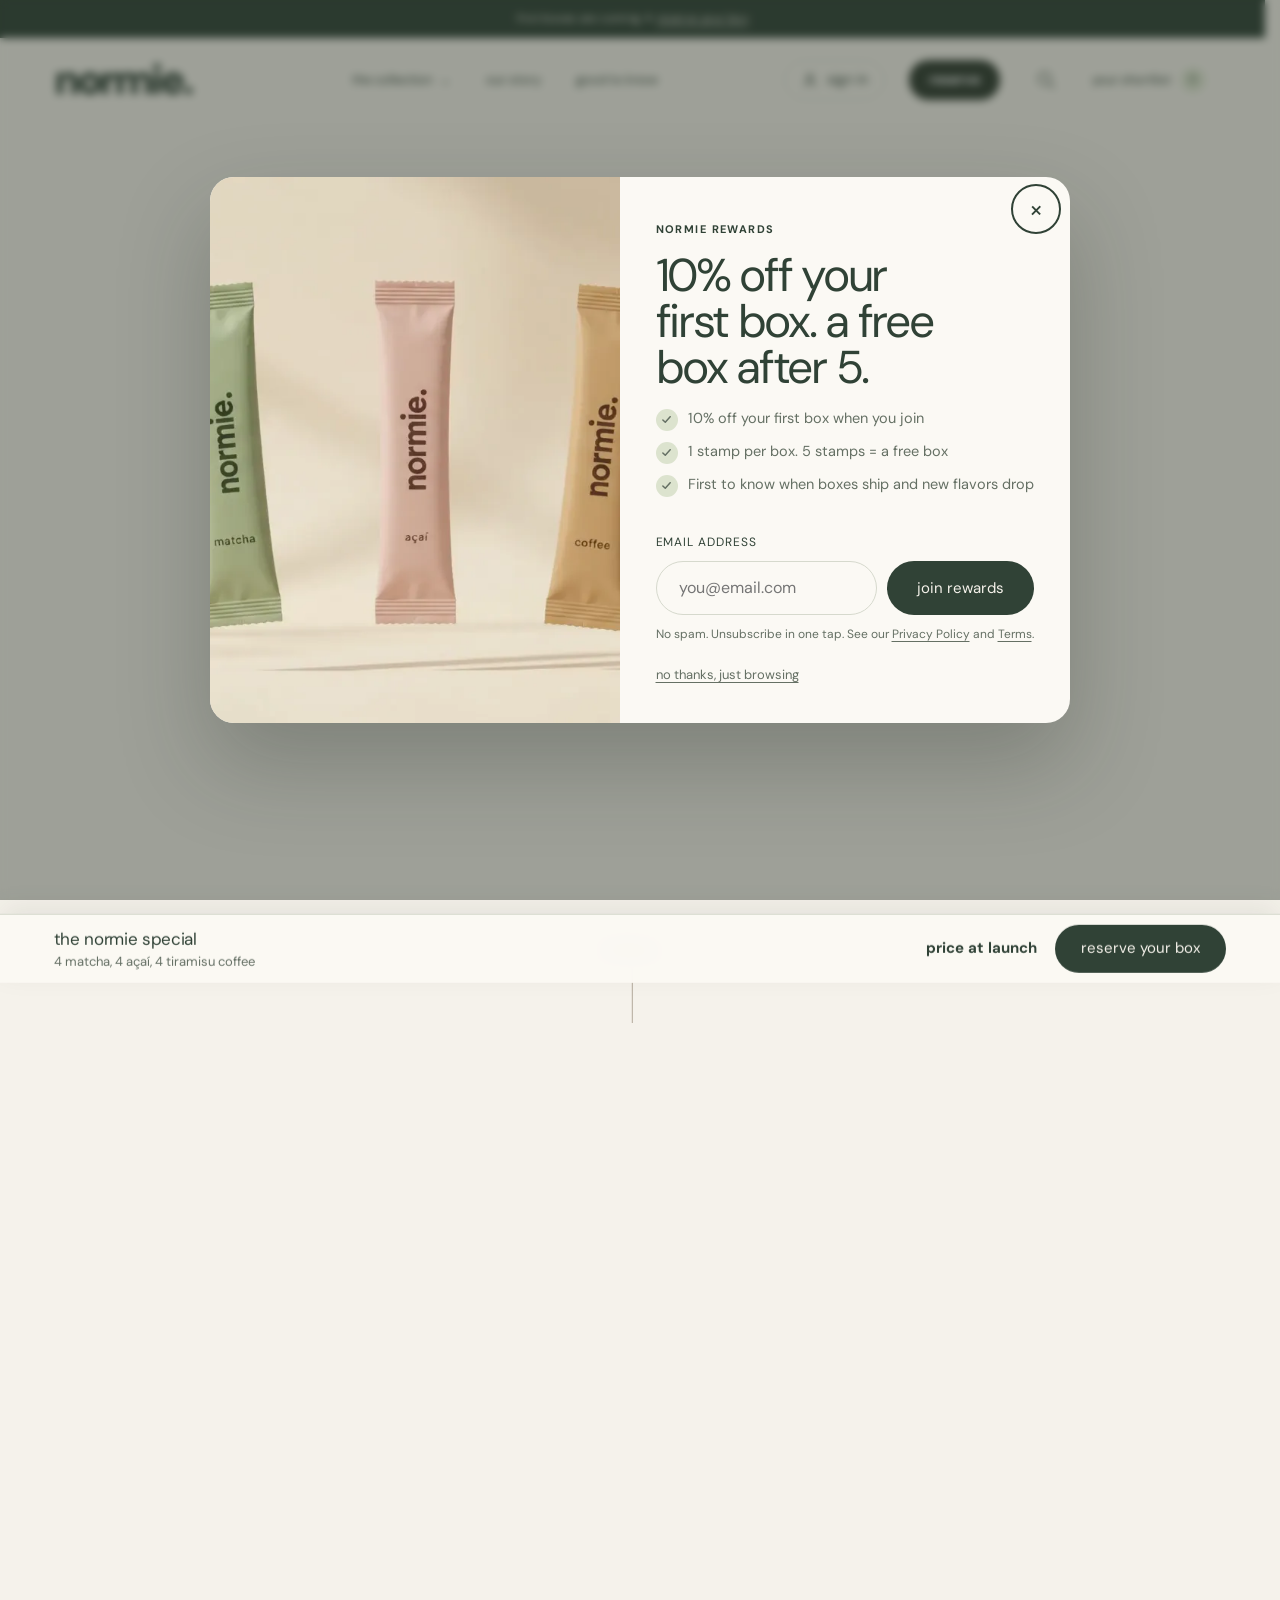
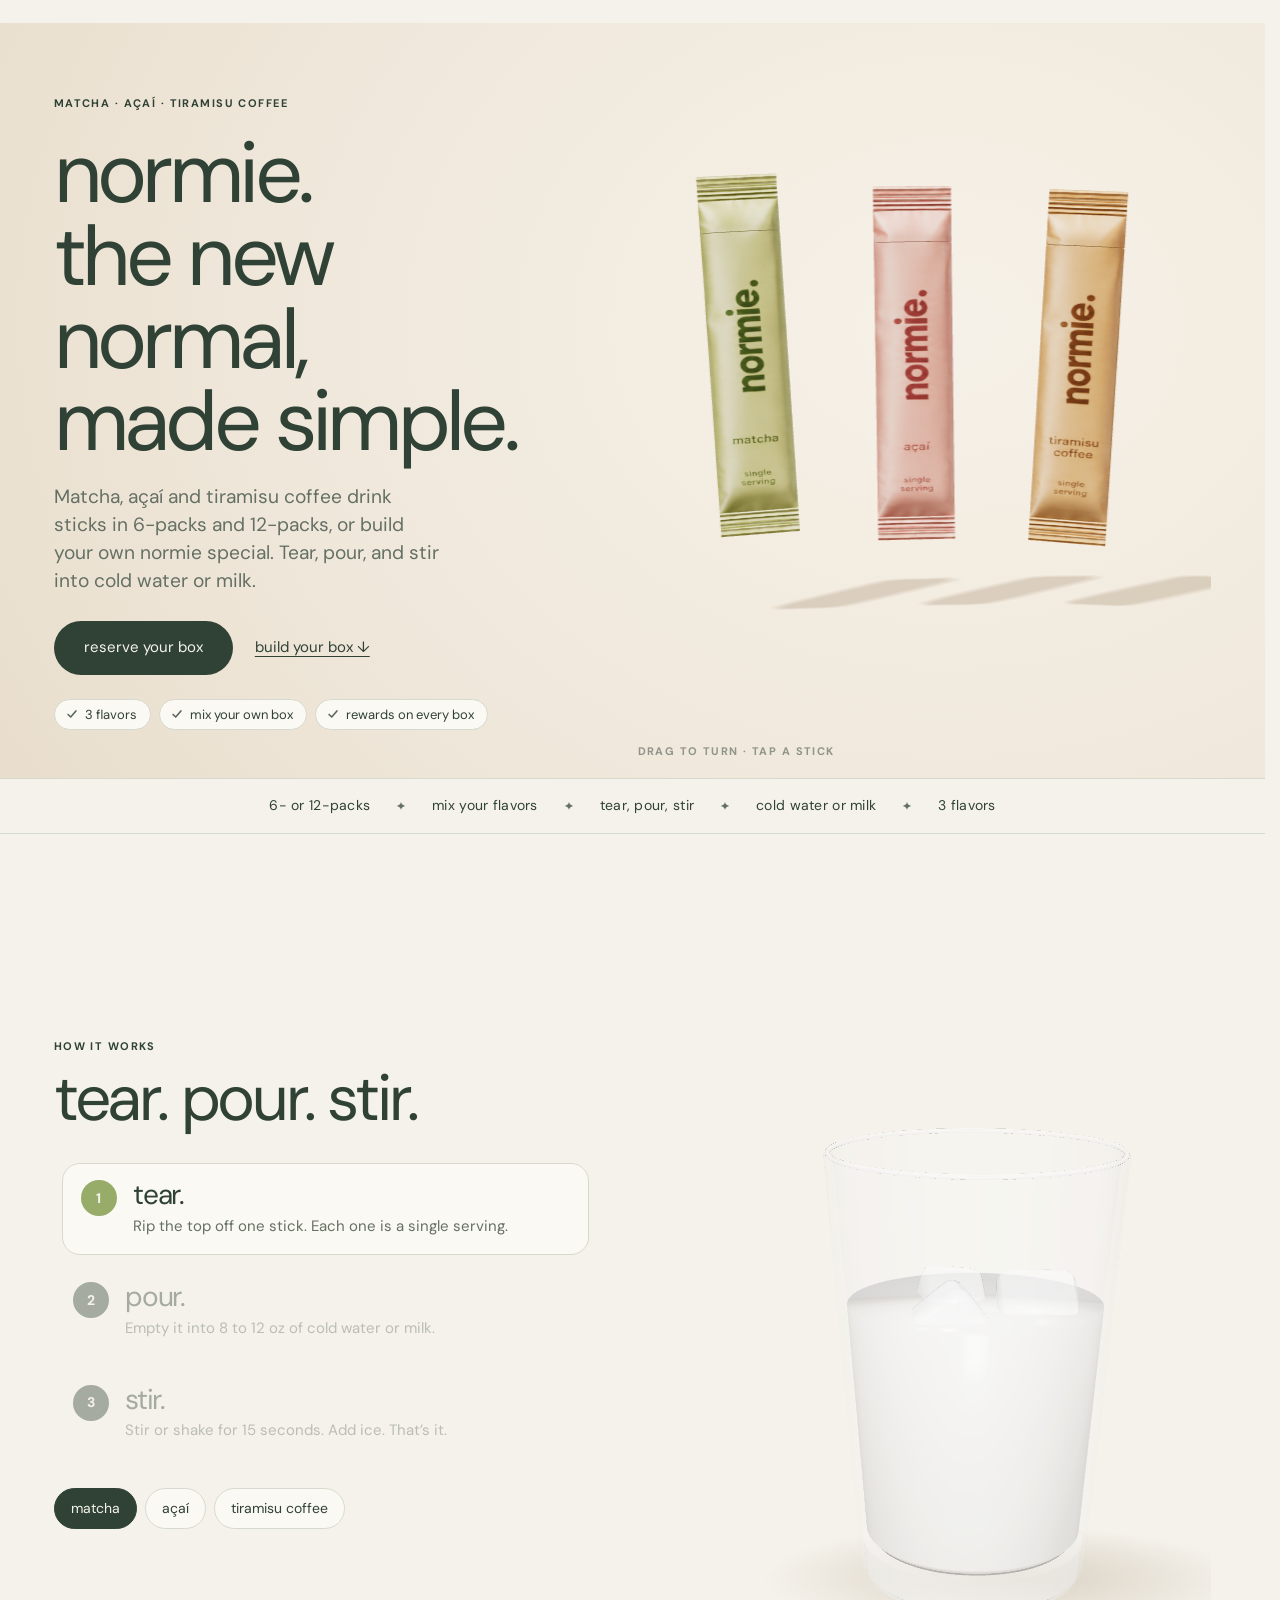
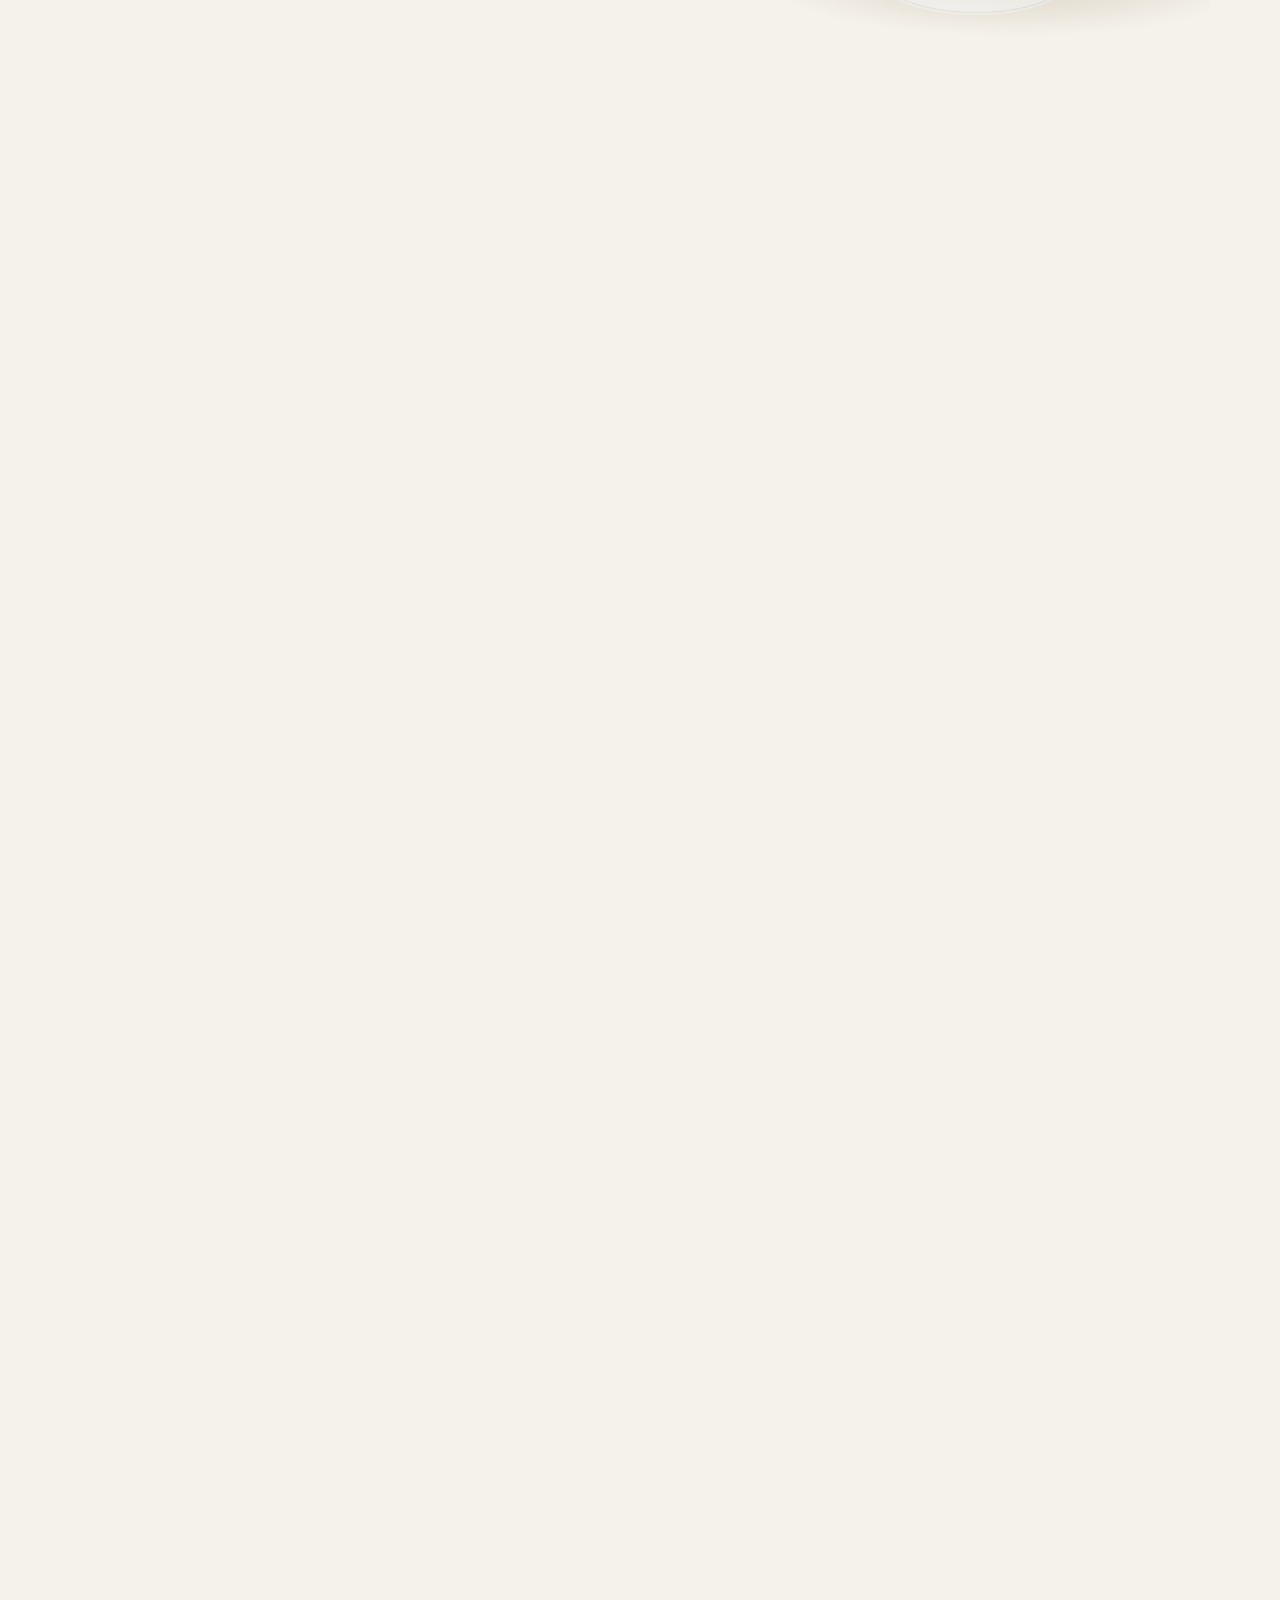
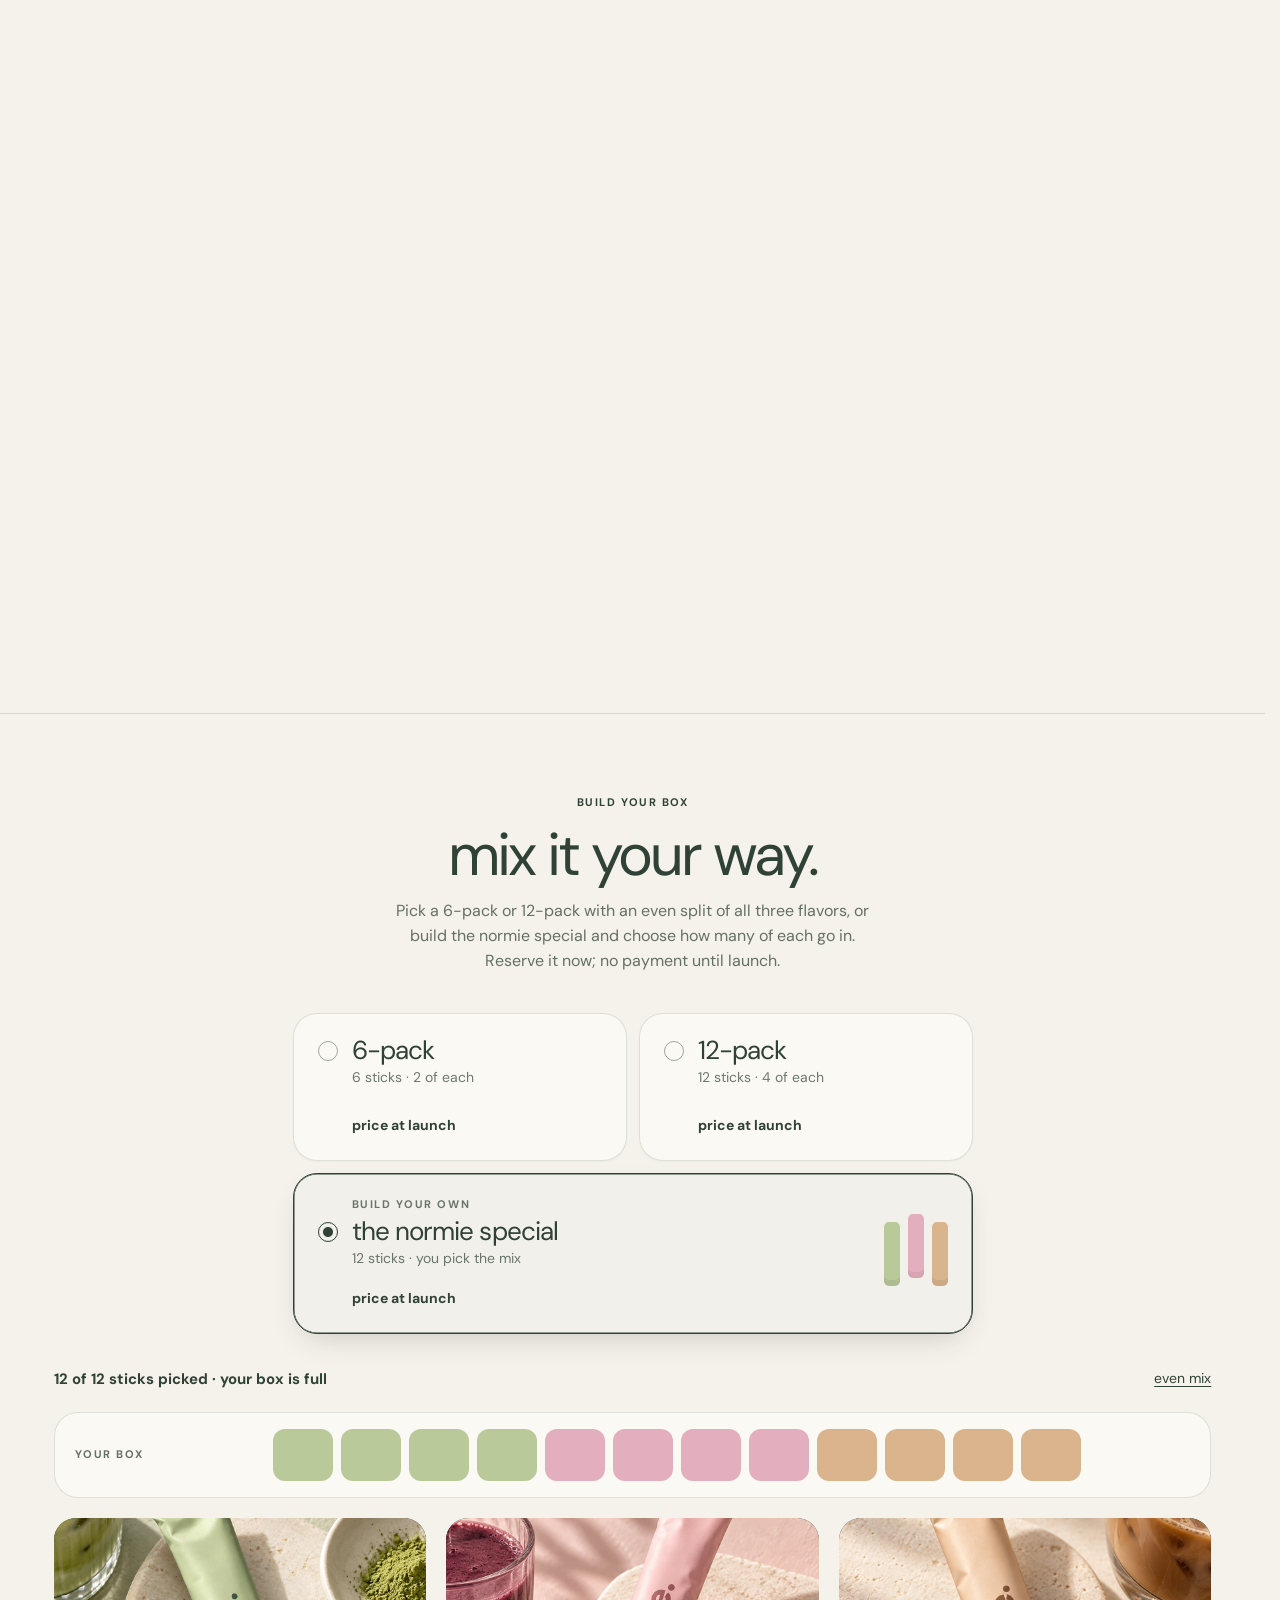
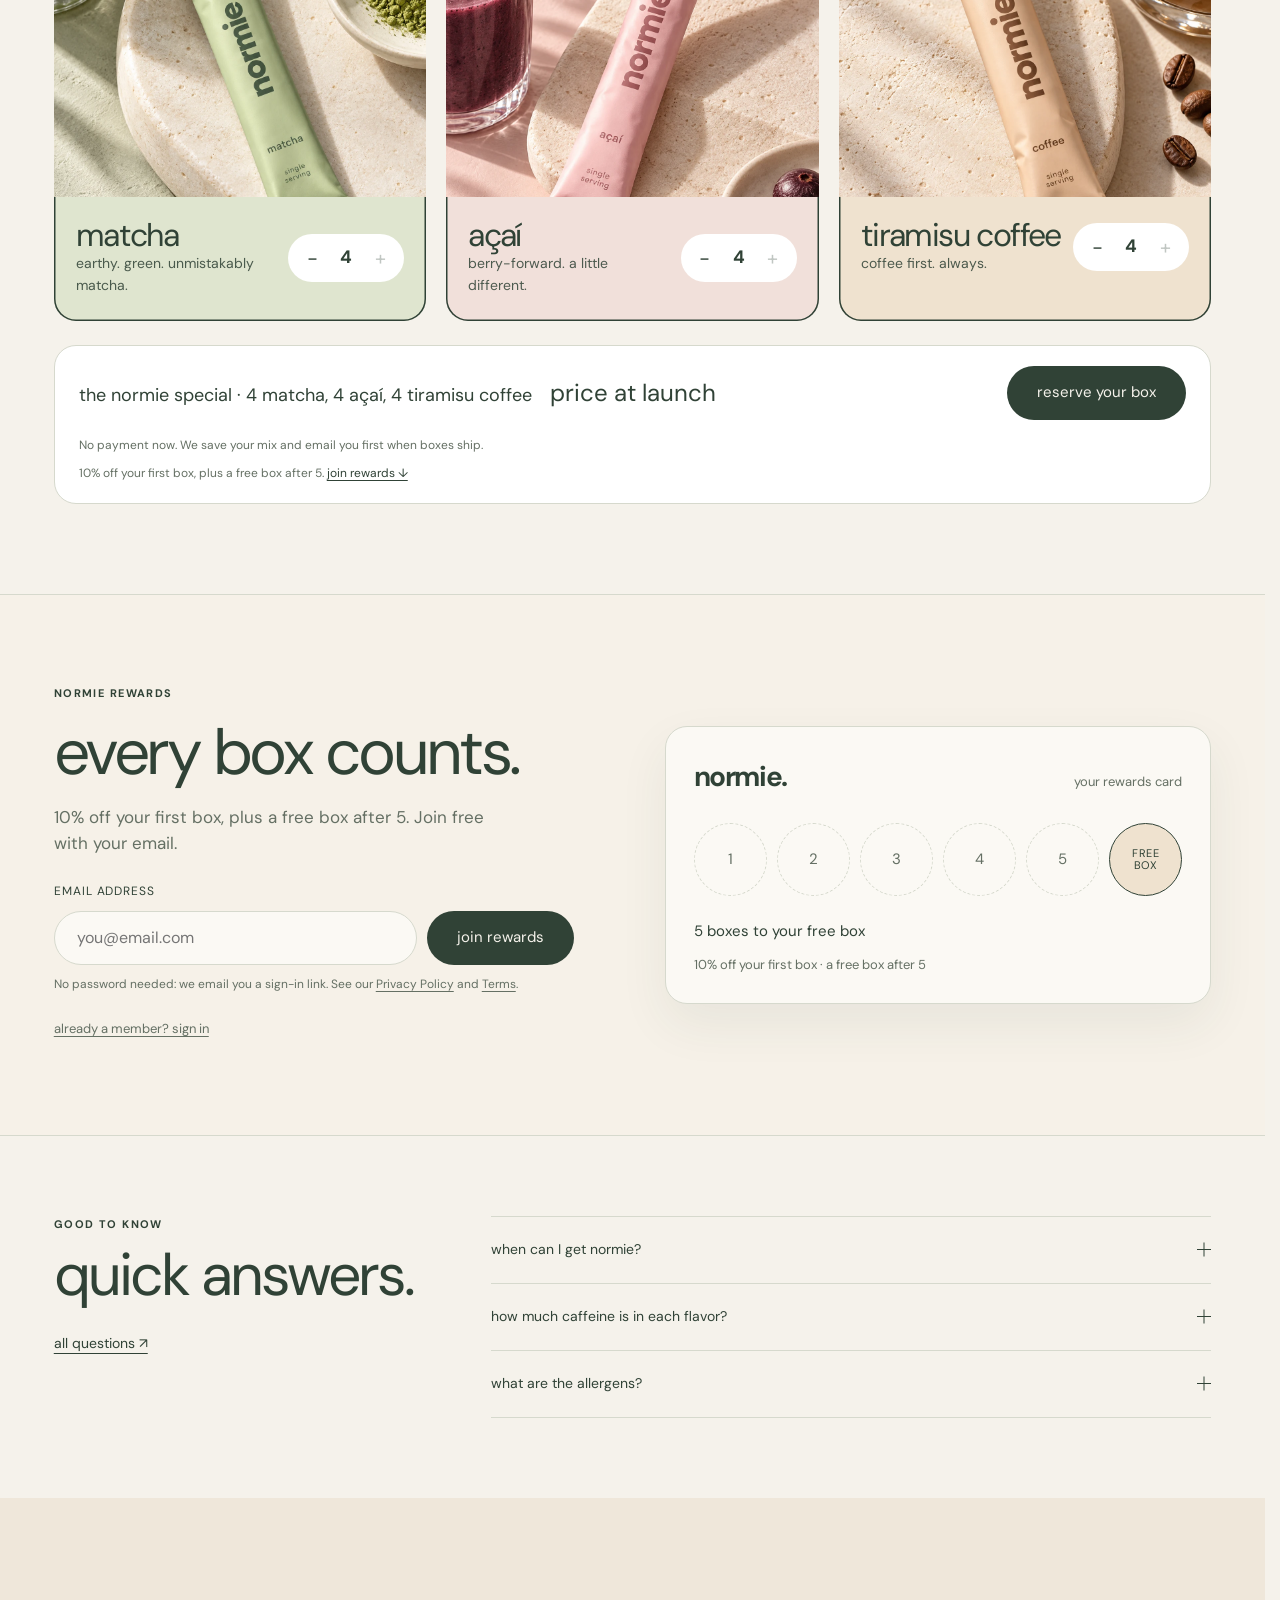
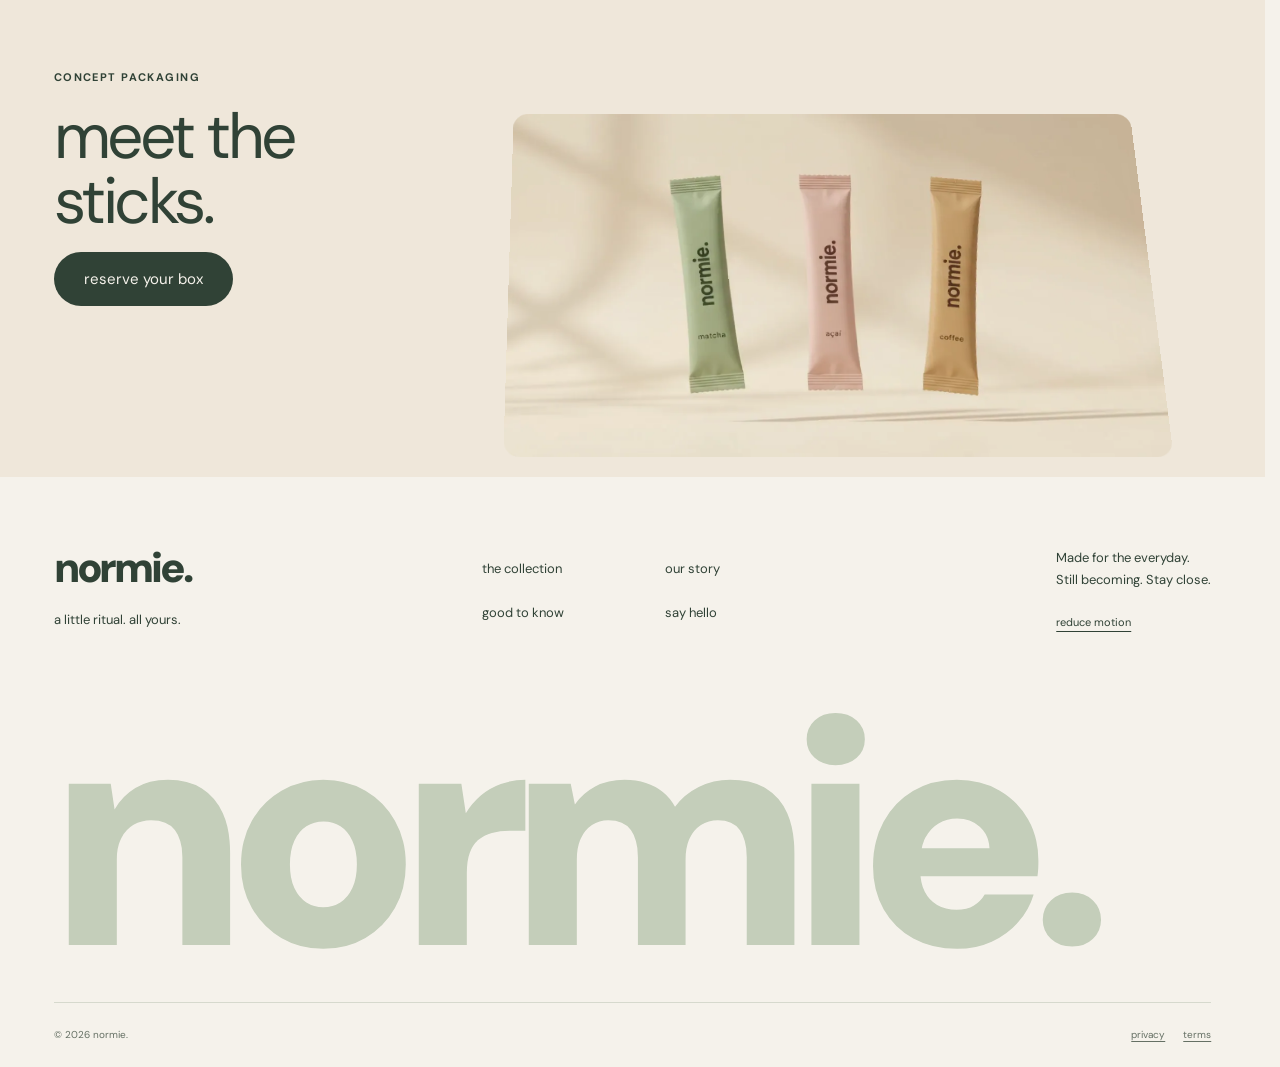
<file: index.html>
<!doctype html><html lang="en"><head><meta charset="UTF-8"><meta http-equiv="Content-Security-Policy" content="default-src 'self'; script-src 'self'; style-src 'self' 'unsafe-inline'; img-src 'self' data: blob:; media-src 'self'; font-src 'self'; connect-src 'self' https://*.supabase.co wss://*.supabase.co; form-action 'self'; base-uri 'self'; object-src 'none'"><meta name="referrer" content="strict-origin-when-cross-origin"><meta name="viewport" content="width=device-width,initial-scale=1"><meta name="theme-color" content="#f5f2eb"><meta name="description" content="Build a 6- or 12-pack of normie drink sticks: matcha, açaí, and tiramisu coffee. Tear, pour, stir. Reserve your first box and get 10% off."><title>normie. matcha, açaí, and tiramisu coffee drink sticks</title><link rel="canonical" href="https://buynormie.com/"><meta property="og:type" content="website"><meta property="og:site_name" content="normie."><meta property="og:title" content="normie. matcha, açaí, and tiramisu coffee drink sticks"><meta property="og:description" content="Build a 6- or 12-pack of normie drink sticks: matcha, açaí, and tiramisu coffee. Tear, pour, stir. Reserve your first box and get 10% off."><meta property="og:url" content="https://buynormie.com/"><meta property="og:image" content="https://buynormie.com/assets/og-home.jpg"><meta property="og:image:width" content="1200"><meta property="og:image:height" content="630"><meta name="twitter:card" content="summary_large_image"><meta name="twitter:title" content="normie. matcha, açaí, and tiramisu coffee drink sticks"><meta name="twitter:description" content="Build a 6- or 12-pack of normie drink sticks: matcha, açaí, and tiramisu coffee. Tear, pour, stir. Reserve your first box and get 10% off."><meta name="twitter:image" content="https://buynormie.com/assets/og-home.jpg"><link rel="icon" href="./assets/favicon.svg"><link rel="preload" as="font" href="./assets/dm-sans-regular.ttf" type="font/ttf" crossorigin><link rel="stylesheet" href="./styles.css?v=20261116a"><script src="./vendor/supabase.js"></script><script type="module" src="./app.js?v=20261116a"></script><script type="module" src="./studio-loader.js?v=20261116a"></script><script type="module" src="./order.js?v=20261116a"></script><script type="module" src="./pour3d.js?v=20261116a"></script><script type="module" src="./fx.js?v=20261116a"></script><script type="module" src="./story.js?v=20261116a"></script></head><body data-page="home"><a href="#main" class="skip-link">Skip to content</a><div class="announcement">first boxes are coming <span aria-hidden="true">✦</span> <a href="#order">reserve your box</a></div><header class="header"><div class="header-inner"><button class="icon-button mobile-only" data-open="menu" aria-label="Open menu"><span class="menu-icon" aria-hidden="true"></span></button><a class="wordmark" href="./index.html" aria-label="Normie home">normie.</a><nav class="desktop-nav" aria-label="Main navigation"><div class="nav-dropdown"><button class="nav-link" aria-expanded="false" aria-controls="collection-menu" data-nav-toggle>the collection <span aria-hidden="true">⌄</span></button><div class="mega-menu" id="collection-menu" hidden><p class="eyebrow">find your everyday</p><div class="mega-products"><a href="./products/matcha/index.html"><div class="image-frame " style="--product-color:#dce3ce"><img src="./assets/matcha.webp" alt="Normie matcha stick with a prepared drink." width="1024" height="1280" loading="lazy" decoding="async"><span class="image-error" hidden>normie. matcha<small>Image unavailable. Explore the flavor details below.</small></span></div><span>matcha ↗</span></a><a href="./products/acai/index.html"><div class="image-frame " style="--product-color:#ead8d9"><img src="./assets/acai.webp" alt="Normie açaí stick with a prepared drink." width="1024" height="1280" loading="lazy" decoding="async"><span class="image-error" hidden>normie. açaí<small>Image unavailable. Explore the flavor details below.</small></span></div><span>açaí ↗</span></a><a href="./products/coffee/index.html"><div class="image-frame " style="--product-color:#e4d7c7"><img src="./assets/coffee.webp" alt="Normie tiramisu coffee stick with a prepared drink." width="1024" height="1280" loading="lazy" decoding="async"><span class="image-error" hidden>normie. tiramisu coffee<small>Image unavailable. Explore the flavor details below.</small></span></div><span>tiramisu coffee ↗</span></a></div><a class="text-link" href="./collection/index.html">explore all flavors ↗</a></div></div><a class="nav-link" href="./about/index.html">our story</a><a class="nav-link" href="./help/index.html">good to know</a></nav><div class="header-actions"><a class="account-pill" href="./index.html#account" data-account-open aria-label="Sign in or view your account"><svg viewBox="0 0 24 24" aria-hidden="true"><circle cx="12" cy="8.5" r="3.8"/><path d="M4.5 20.5c1.4-3.6 4.2-5.4 7.5-5.4s6.1 1.8 7.5 5.4"/></svg><span class="account-label" data-account-label>sign in</span></a><a class="order-pill" href="#order" data-track="cta_reserve_header">reserve</a><button class="icon-button" data-open="search" aria-label="Search flavors"><svg viewBox="0 0 24 24" aria-hidden="true"><circle cx="10.5" cy="10.5" r="6.5"/><path d="m16 16 5 5"/></svg></button><button class="bag-button" data-open="saved" aria-label="Your saved flavors"><span class="desktop-only">your shortlist</span><svg class="mobile-only" viewBox="0 0 24 24" aria-hidden="true"><path d="M5 5h14v17l-7-5-7 5z"/></svg><span class="save-count">0</span></button></div></div><div class="scroll-progress" aria-hidden="true"><span></span></div></header><div class="header-sentinel" aria-hidden="true"></div><main id="main"><section class="story" id="hero-intro" data-story aria-label="the three normie. flavors"><div class="story-stage"><p class="story-word" data-word="normie" aria-hidden="true">normie.</p><p class="story-word" data-word="matcha" aria-hidden="true">matcha</p><p class="story-word" data-word="acai" aria-hidden="true">açaí</p><p class="story-word" data-word="coffee" aria-hidden="true">tiramisu</p><article class="story-post post-matcha" aria-hidden="true"><header><span class="post-avatar">n.</span><span class="post-user">normie.</span><span class="post-tag">matcha</span><span class="post-more">···</span></header><div class="post-media"></div><div class="post-actions"><svg viewBox="0 0 24 24" aria-hidden="true"><path d="M12 20s-7-4.4-7-10a4 4 0 0 1 7-2.6A4 4 0 0 1 19 10c0 5.6-7 10-7 10z"/></svg><svg viewBox="0 0 24 24" aria-hidden="true"><path d="M20 12a8 8 0 1 1-3.2-6.4L20 4v5h-5"/></svg><svg viewBox="0 0 24 24" aria-hidden="true"><path d="M21 3 3 10l7 3 3 7z"/></svg><svg class="post-save" viewBox="0 0 24 24" aria-hidden="true"><path d="M6 3h12v18l-6-4-6 4z"/></svg></div><p class="post-caption"><b>normie.</b> matcha. earthy. green. unmistakably matcha.</p></article><article class="story-post post-acai" aria-hidden="true"><header><span class="post-avatar">n.</span><span class="post-user">normie.</span><span class="post-tag">açaí</span><span class="post-more">···</span></header><div class="post-media"></div><div class="post-actions"><svg viewBox="0 0 24 24" aria-hidden="true"><path d="M12 20s-7-4.4-7-10a4 4 0 0 1 7-2.6A4 4 0 0 1 19 10c0 5.6-7 10-7 10z"/></svg><svg viewBox="0 0 24 24" aria-hidden="true"><path d="M20 12a8 8 0 1 1-3.2-6.4L20 4v5h-5"/></svg><svg viewBox="0 0 24 24" aria-hidden="true"><path d="M21 3 3 10l7 3 3 7z"/></svg><svg class="post-save" viewBox="0 0 24 24" aria-hidden="true"><path d="M6 3h12v18l-6-4-6 4z"/></svg></div><p class="post-caption"><b>normie.</b> açaí. berry-forward. a little different.</p></article><article class="story-post post-coffee" aria-hidden="true"><header><span class="post-avatar">n.</span><span class="post-user">normie.</span><span class="post-tag">tiramisu coffee</span><span class="post-more">···</span></header><div class="post-media"></div><div class="post-actions"><svg viewBox="0 0 24 24" aria-hidden="true"><path d="M12 20s-7-4.4-7-10a4 4 0 0 1 7-2.6A4 4 0 0 1 19 10c0 5.6-7 10-7 10z"/></svg><svg viewBox="0 0 24 24" aria-hidden="true"><path d="M20 12a8 8 0 1 1-3.2-6.4L20 4v5h-5"/></svg><svg viewBox="0 0 24 24" aria-hidden="true"><path d="M21 3 3 10l7 3 3 7z"/></svg><svg class="post-save" viewBox="0 0 24 24" aria-hidden="true"><path d="M6 3h12v18l-6-4-6 4z"/></svg></div><p class="post-caption"><b>normie.</b> tiramisu coffee. coffee first. always.</p></article><canvas class="story-canvas" aria-hidden="true"></canvas><div class="story-copy story-copy-intro" data-copy="intro"><p class="story-kicker">drink sticks</p><h2>three flavors.<br>one tear.</h2></div><ul class="story-copy story-flavor-list" data-copy="intro" aria-hidden="true"><li><i class="sw-matcha"></i>matcha</li><li><i class="sw-acai"></i>açaí</li><li><i class="sw-coffee"></i>tiramisu coffee</li></ul><div class="story-copy story-copy-flavor" data-copy="matcha"><p class="story-kicker">01 / 03 · flavor</p><p class="story-lead">earthy. green. unmistakably matcha.</p><div class="story-ctas"><a class="story-cta" href="./reserve/index.html?flavor=matcha" data-track="story_reserve_matcha">reserve now <span aria-hidden="true">→</span></a><a class="story-cta story-cta-ghost" href="./products/matcha/">see matcha</a></div></div><div class="story-copy story-copy-flavor" data-copy="acai"><p class="story-kicker">02 / 03 · flavor</p><p class="story-lead">berry-forward. a little different.</p><div class="story-ctas"><a class="story-cta" href="./reserve/index.html?flavor=acai" data-track="story_reserve_acai">reserve now <span aria-hidden="true">→</span></a><a class="story-cta story-cta-ghost" href="./products/acai/">see açaí</a></div></div><div class="story-copy story-copy-flavor" data-copy="coffee"><p class="story-kicker">03 / 03 · flavor</p><p class="story-lead">coffee first. always.</p><div class="story-ctas"><a class="story-cta" href="./reserve/index.html?flavor=coffee" data-track="story_reserve_coffee">reserve now <span aria-hidden="true">→</span></a><a class="story-cta story-cta-ghost" href="./products/coffee/">see tiramisu coffee</a></div></div><div class="story-copy story-copy-end" data-copy="end"><p class="story-kicker">build your box</p><h2>it’s in<br>the pouch.</h2><p class="story-lead">12 single-serving sticks in a clear zip pouch. Pick a 6-pack, a 12-pack, or build the normie special. Reserve now; no payment until launch.</p><a class="story-cta" href="./reserve/index.html">reserve now <span aria-hidden="true">→</span></a></div><div class="story-dots" aria-hidden="true"><i></i><i></i><i></i></div><p class="story-hint" aria-hidden="true">scroll</p></div></section><section class="pop-hero"><div class="pop-hero-inner"><div class="pop-hero-copy"><p class="pop-kicker">matcha · açaí · tiramisu coffee</p><h1>normie.<br>the new normal,<br>made simple.</h1><p class="pop-lead">Matcha, açaí and tiramisu coffee drink sticks in 6-packs and 12-packs, or build your own normie special. Tear, pour, and stir into cold water or milk.</p><div class="pop-actions"><a class="pop-btn" href="#order" data-track="cta_reserve_hero">reserve your box</a><a class="pop-link" href="#order">build your box ↓</a></div><ul class="hero-chips" aria-label="Why normie"><li><svg viewBox="0 0 16 16" aria-hidden="true"><path d="M3.5 8.5l3 3 6-7" fill="none" stroke="currentColor" stroke-width="1.8" stroke-linecap="round" stroke-linejoin="round"/></svg>3 flavors</li><li><svg viewBox="0 0 16 16" aria-hidden="true"><path d="M3.5 8.5l3 3 6-7" fill="none" stroke="currentColor" stroke-width="1.8" stroke-linecap="round" stroke-linejoin="round"/></svg>mix your own box</li><li><svg viewBox="0 0 16 16" aria-hidden="true"><path d="M3.5 8.5l3 3 6-7" fill="none" stroke="currentColor" stroke-width="1.8" stroke-linecap="round" stroke-linejoin="round"/></svg>rewards on every box</li></ul><p class="waitlist-count" data-waitlist-count hidden><span class="status-dot" aria-hidden="true"></span><span data-count></span> people are waiting for their first box</p></div><div class="studio pop-studio" data-studio="all" data-bare data-zoom="0.6"><div class="studio-stage"><canvas class="studio-canvas" tabindex="0" role="img" aria-label="Interactive 3D view of the three normie drink sticks. Drag to turn them, tap one to pick it."></canvas><span class="studio-hint" aria-hidden="true">drag to turn · tap a stick</span><p class="studio-fallback-note small">3D view unavailable in this browser.</p></div><p class="sr-only studio-status" aria-live="polite"></p></div></div></section>
<div class="pop-strip"><ul><li>6- or 12-packs</li><svg class="spark" viewBox="0 0 24 24" aria-hidden="true"><path d="M12 2c.6 4.6 2.4 7.4 10 10-7.6 2.6-9.4 5.4-10 10-.6-4.6-2.4-7.4-10-10 7.6-2.6 9.4-5.4 10-10z"/></svg><li>mix your flavors</li><svg class="spark" viewBox="0 0 24 24" aria-hidden="true"><path d="M12 2c.6 4.6 2.4 7.4 10 10-7.6 2.6-9.4 5.4-10 10-.6-4.6-2.4-7.4-10-10 7.6-2.6 9.4-5.4 10-10z"/></svg><li>tear, pour, stir</li><svg class="spark" viewBox="0 0 24 24" aria-hidden="true"><path d="M12 2c.6 4.6 2.4 7.4 10 10-7.6 2.6-9.4 5.4-10 10-.6-4.6-2.4-7.4-10-10 7.6-2.6 9.4-5.4 10-10z"/></svg><li>cold water or milk</li><svg class="spark" viewBox="0 0 24 24" aria-hidden="true"><path d="M12 2c.6 4.6 2.4 7.4 10 10-7.6 2.6-9.4 5.4-10 10-.6-4.6-2.4-7.4-10-10 7.6-2.6 9.4-5.4 10-10z"/></svg><li>3 flavors</li></ul></div>
<section class="pour" data-pour aria-labelledby="pour-title"><div class="pour-sticky"><div class="pour-copy"><p class="pop-kicker">how it works</p><h2 id="pour-title">tear. pour. stir.</h2><ol class="pour-steps"><li class="is-active"><span class="how-num" aria-hidden="true">1</span><div><h3>tear.</h3><p>Rip the top off one stick. Each one is a single serving.</p></div></li><li><span class="how-num" aria-hidden="true">2</span><div><h3>pour.</h3><p>Empty it into 8 to 12 oz of cold water or milk.</p></div></li><li><span class="how-num" aria-hidden="true">3</span><div><h3>stir.</h3><p>Stir or shake for 15 seconds. Add ice. That’s it.</p></div></li></ol><div class="pour-flavors" role="group" aria-label="Show flavor"><button type="button" data-pour-flavor="matcha" aria-pressed="true">matcha</button><button type="button" data-pour-flavor="acai" aria-pressed="false">açaí</button><button type="button" data-pour-flavor="coffee" aria-pressed="false">tiramisu coffee</button></div></div><canvas class="pour-canvas" aria-hidden="true"></canvas></div></section>
<section class="order pop-order" id="order" aria-labelledby="order-title"><div class="pop-order-head"><p class="pop-kicker">build your box</p><h2 id="order-title">mix it your way.</h2><p class="order-sub">Pick a 6-pack or 12-pack with an even split of all three flavors, or build the normie special and choose how many of each go in. Reserve it now; no payment until launch.</p><p class="waitlist-count" data-waitlist-count hidden><span class="status-dot" aria-hidden="true"></span><span data-count></span> people are waiting for their first box</p></div><div class="pack-picker" role="radiogroup" aria-label="Pack size"><button type="button" role="radio" aria-checked="false" data-pack="6"><span class="pack-radio" aria-hidden="true"></span><span class="pack-name">6-pack</span><span class="pack-meta">6 sticks · 2 of each</span><span class="pack-price" data-pack-price="6">price at launch</span><span class="pack-per" data-pack-per="6"></span></button><button type="button" role="radio" aria-checked="false" data-pack="12"><span class="pack-radio" aria-hidden="true"></span><span class="pack-name">12-pack</span><span class="pack-meta">12 sticks · 4 of each</span><span class="pack-price" data-pack-price="12">price at launch</span><span class="pack-per" data-pack-per="12"></span></button><button type="button" role="radio" aria-checked="true" data-pack="special" class="pack-special"><span class="pack-radio" aria-hidden="true"></span><span class="pack-badge">build your own</span><span class="pack-name">the normie special</span><span class="pack-meta">12 sticks · you pick the mix</span><span class="pack-price" data-pack-price="special">price at launch</span><span class="pack-per" data-pack-per="special"></span><span class="pack-swatches" aria-hidden="true"><i class="sw-matcha"></i><i class="sw-acai"></i><i class="sw-coffee"></i></span></button></div><div class="mix-bar"><p data-mix-progress aria-live="polite">12 of 12 sticks picked · your box is full</p><button type="button" class="mix-even" data-mix-even>even mix</button></div><div class="box-slots-wrap"><p class="box-slots-label">your box</p><ol class="box-slots" data-box-slots aria-label="Sticks in your box"></ol></div><ul class="order-list tiles"><li class="order-row tile tile-matcha" data-flavor="matcha"><div class="tile-media"><img src="./assets/matcha.webp" alt="normie matcha stick with a prepared drink." width="1024" height="1280" loading="lazy" decoding="async"></div><div class="tile-body"><div class="order-pick"><span class="order-name">matcha</span><span class="order-note">earthy. green. unmistakably matcha.</span></div><div class="stepper" role="group" aria-label="matcha sticks"><button type="button" data-step="-1" aria-label="One less matcha stick">−</button><output data-qty aria-live="polite">4</output><button type="button" data-step="1" aria-label="One more matcha stick">+</button></div></div></li><li class="order-row tile tile-acai" data-flavor="acai"><div class="tile-media"><img src="./assets/acai.webp" alt="normie açaí stick with a prepared drink." width="1024" height="1280" loading="lazy" decoding="async"></div><div class="tile-body"><div class="order-pick"><span class="order-name">açaí</span><span class="order-note">berry-forward. a little different.</span></div><div class="stepper" role="group" aria-label="açaí sticks"><button type="button" data-step="-1" aria-label="One less açaí stick">−</button><output data-qty aria-live="polite">4</output><button type="button" data-step="1" aria-label="One more açaí stick">+</button></div></div></li><li class="order-row tile tile-coffee" data-flavor="coffee"><div class="tile-media"><img src="./assets/coffee.webp" alt="normie tiramisu coffee stick with a prepared drink." width="1024" height="1280" loading="lazy" decoding="async"></div><div class="tile-body"><div class="order-pick"><span class="order-name">tiramisu coffee</span><span class="order-note">coffee first. always.</span></div><div class="stepper" role="group" aria-label="coffee sticks"><button type="button" data-step="-1" aria-label="One less tiramisu coffee stick">−</button><output data-qty aria-live="polite">4</output><button type="button" data-step="1" aria-label="One more tiramisu coffee stick">+</button></div></div></li></ul><div class="order-panel order-bar"><div class="order-summary"><p class="order-count" data-mix-summary>the normie special · 4 matcha, 4 açaí, 4 tiramisu coffee</p><p class="order-total" data-summary-total>price at launch</p></div><button type="button" class="pop-btn order-checkout" data-checkout data-track="cta_reserve_builder"><span>reserve your box</span></button><p class="small order-status" data-order-status aria-live="polite">No payment now. We save your mix and email you first when boxes ship.</p><form class="reserve-form" data-reserve-form novalidate hidden><p class="reserve-mix" data-reserve-mix></p><label for="reserve-email">email for your reservation</label><div class="rewards-field"><input id="reserve-email" name="email" type="email" autocomplete="email" placeholder="you@email.com" required><button type="submit" class="pop-btn">save my box</button></div><p class="small rewards-status" data-reserve-status aria-live="polite">We’ll email you first when boxes ship. Unsubscribe anytime. See our <a href="./privacy/index.html">Privacy Policy</a> and <a href="./terms/index.html">Terms</a>.</p></form><p class="small order-rewards-note">10% off your first box, plus a free box after 5. <a href="#rewards">join rewards ↓</a></p></div></section>
<section class="rewards" id="rewards" aria-labelledby="rewards-title"><div class="rewards-inner"><div class="rewards-copy"><p class="pop-kicker">normie rewards</p><h2 id="rewards-title">every box counts.</h2><p class="rewards-lead">10% off your first box, plus a free box after 5. Join free with your email.</p><form class="rewards-form" data-rewards-form novalidate><label for="rewards-email">email address</label><div class="rewards-field"><input id="rewards-email" name="email" type="email" autocomplete="email" placeholder="you@email.com" required><button type="submit" class="pop-btn">join rewards</button></div><p class="small rewards-status" data-rewards-status aria-live="polite">No password needed: we email you a sign-in link. See our <a href="./privacy/index.html">Privacy Policy</a> and <a href="./terms/index.html#rewards">Terms</a>.</p></form><button type="button" class="rewards-pop-skip" data-account-open>already a member? sign in</button></div><div class="rewards-card" aria-label="Rewards card"><div class="rewards-card-top"><span class="rewards-wordmark">normie.</span><span class="rewards-member" data-rewards-member>your rewards card</span></div><ol class="stamps" data-stamps><li class="stamp" data-stamp="1"><span>1</span></li><li class="stamp" data-stamp="2"><span>2</span></li><li class="stamp" data-stamp="3"><span>3</span></li><li class="stamp" data-stamp="4"><span>4</span></li><li class="stamp" data-stamp="5"><span>5</span></li><li class="stamp stamp-free"><span>free<br>box</span></li></ol><p class="rewards-progress" data-rewards-progress>5 boxes to your free box</p><p class="rewards-card-offer">10% off your first box · a free box after 5</p></div></div></section><section class="faq-preview" aria-labelledby="faq-preview-title"><div class="faq-preview-inner"><div><p class="pop-kicker">good to know</p><h2 id="faq-preview-title">quick answers.</h2><a class="text-link" href="./help/index.html">all questions ↗</a></div><div><div class="accordion"><h3><button aria-expanded="false" aria-controls="home-faq-when" data-accordion>when can I get normie?<span class="plus" aria-hidden="true"></span></button></h3><div class="accordion-panel" id="home-faq-when"><div><div class="accordion-content"><p>Boxes aren’t shipping yet. Build your box above and reserve it with your email. We save your mix and email you first when boxes ship. No payment is taken now. Join rewards to get 10% off your first box.</p></div></div></div></div><div class="accordion"><h3><button aria-expanded="false" aria-controls="home-faq-caffeine" data-accordion>how much caffeine is in each flavor?<span class="plus" aria-hidden="true"></span></button></h3><div class="accordion-panel" id="home-faq-caffeine"><div><div class="accordion-content"><p>Matcha and tiramisu coffee contain caffeine from the tea and coffee. Açaí is made without caffeine ingredients. The exact amount for each flavor prints on every box.</p></div></div></div></div><div class="accordion"><h3><button aria-expanded="false" aria-controls="home-faq-allergens" data-accordion>what are the allergens?<span class="plus" aria-hidden="true"></span></button></h3><div class="accordion-panel" id="home-faq-allergens"><div><div class="accordion-content"><p>Açaí contains wheat and bovine collagen, so it isn’t vegan. Matcha and tiramisu coffee contain no major food allergens in the current formula. See each flavor page for full Supplement Facts.</p></div></div></div></div></div></div></section><section class="pop-film"><div class="pop-film-inner"><div class="pop-film-copy"><p class="pop-kicker">concept packaging</p><h2>meet the sticks.</h2><a class="pop-btn" href="#order" data-track="cta_reserve_film">reserve your box</a></div><div class="film-frame" data-rise3d><video class="film-video" data-lazy-video data-src="./assets/packets-loop.mp4" poster="./assets/packets-poster.webp" muted loop playsinline preload="none" aria-label="Matcha, açaí, and tiramisu coffee normie drink sticks floating in warm light. Concept packaging."></video></div></div></section></main><div class="sticky-order" data-sticky-order aria-hidden="true"><div class="sticky-order-inner"><div class="sticky-order-info"><p class="sticky-order-name" data-sticky-name>the normie special</p><p class="sticky-order-mix" data-sticky-mix>4 matcha, 4 açaí, 4 tiramisu coffee</p></div><p class="sticky-order-price" data-sticky-price>price at launch</p><button type="button" class="pop-btn sticky-order-btn" data-sticky-btn tabindex="-1">reserve your box</button></div></div><dialog class="account-dlg" data-account aria-labelledby="account-title"><button type="button" class="rewards-pop-close" data-account-close aria-label="Close">×</button><div class="account-body"><p class="pop-kicker">your normie account</p><div data-account-out><h2 id="account-title">sign in or join.</h2><p class="rewards-lead">No password needed. We email you a secure sign-in link. New here? The same link creates your account and starts your rewards card.</p><form class="rewards-form" data-signin-form novalidate><label for="signin-email">email address</label><div class="rewards-field"><input id="signin-email" type="email" autocomplete="email" placeholder="you@email.com" required><button type="submit" class="pop-btn">email me a link</button></div><p class="small rewards-status" data-signin-status aria-live="polite">By joining you agree to get order and rewards emails. Unsubscribe anytime. See our <a href="./privacy/index.html">Privacy Policy</a> and <a href="./terms/index.html">Terms</a>.</p></form></div><div data-account-in hidden><h2>welcome back.</h2><p class="account-email" data-account-email></p><div class="account-block" data-account-welcome hidden><p class="pop-kicker">welcome offer</p><p><span data-account-welcome-text></span> <code class="account-code" data-account-code></code></p></div><div class="account-block"><p class="pop-kicker">rewards</p><p data-account-stamps></p></div><div class="account-block"><p class="pop-kicker">orders</p><ul class="account-orders" data-account-orders></ul></div><button type="button" class="rewards-pop-skip" data-signout>sign out</button></div></div></dialog><dialog class="rewards-pop" data-rewards-pop aria-labelledby="rewards-pop-title"><button type="button" class="rewards-pop-close" data-pop-close aria-label="Close">×</button><div class="rewards-pop-media" aria-hidden="true"><video src="./assets/packets-loop.mp4" poster="./assets/packets-poster.webp" muted loop playsinline preload="none"></video></div><div class="rewards-pop-body"><p class="pop-kicker">normie rewards</p><h2 id="rewards-pop-title">10% off your first box. a free box after 5.</h2><ul class="pop-perks"><li><span class="pop-perk-icon" aria-hidden="true"><svg viewBox="0 0 16 16" aria-hidden="true"><path d="M3.5 8.5l3 3 6-7" fill="none" stroke="currentColor" stroke-width="1.8" stroke-linecap="round" stroke-linejoin="round"/></svg></span><span>10% off your first box when you join</span></li><li><span class="pop-perk-icon" aria-hidden="true"><svg viewBox="0 0 16 16" aria-hidden="true"><path d="M3.5 8.5l3 3 6-7" fill="none" stroke="currentColor" stroke-width="1.8" stroke-linecap="round" stroke-linejoin="round"/></svg></span><span>1 stamp per box. 5 stamps = a free box</span></li><li><span class="pop-perk-icon" aria-hidden="true"><svg viewBox="0 0 16 16" aria-hidden="true"><path d="M3.5 8.5l3 3 6-7" fill="none" stroke="currentColor" stroke-width="1.8" stroke-linecap="round" stroke-linejoin="round"/></svg></span><span>First to know when boxes ship and new flavors drop</span></li></ul><form class="rewards-form" data-rewards-form novalidate><label for="rewards-pop-email">email address</label><div class="rewards-field"><input id="rewards-pop-email" name="email" type="email" autocomplete="email" placeholder="you@email.com" required><button type="submit" class="pop-btn">join rewards</button></div><p class="small rewards-status" data-rewards-status aria-live="polite">No spam. Unsubscribe in one tap. See our <a href="./privacy/index.html">Privacy Policy</a> and <a href="./terms/index.html#rewards">Terms</a>.</p></form><button type="button" class="rewards-pop-skip" data-pop-close>no thanks, just browsing</button></div></dialog><footer><div class="footer-top"><div><a class="wordmark" href="./index.html">normie.</a><p>a little ritual. all yours.</p></div><nav aria-label="Footer navigation"><a class="nav-link" href="./collection/index.html">the collection</a><a class="nav-link" href="./about/index.html">our story</a><a class="nav-link" href="./help/index.html">good to know</a><a class="nav-link" href="./help/index.html#contact">say hello</a></nav><div class="footer-note">Made for the everyday.<br>Still becoming. Stay close.<button class="motion-setting text-link" aria-pressed="false">reduce motion</button></div></div><div class="footer-wordmark" aria-hidden="true">normie.</div><div class="footer-bottom"><span>© 2026 normie.</span><span class="footer-legal"><a href="./privacy/index.html">privacy</a><a href="./terms/index.html">terms</a></span></div></footer><dialog id="overlay" class="overlay" aria-labelledby="overlay-title"><div class="overlay-header"><h2 id="overlay-title"></h2><button class="icon-button" data-close aria-label="Close dialog">×</button></div><div id="overlay-body" class="overlay-body"></div></dialog><div id="global-status" class="sr-only" role="status" aria-live="polite"></div><noscript><style>.accordion-panel{grid-template-rows:1fr;opacity:1;visibility:visible}.accordion h3 button{pointer-events:none}</style><div class="no-js">Product pages and ingredient information are available. Enable JavaScript for search, saved flavors, and form previews.</div></noscript></body></html>
</file>
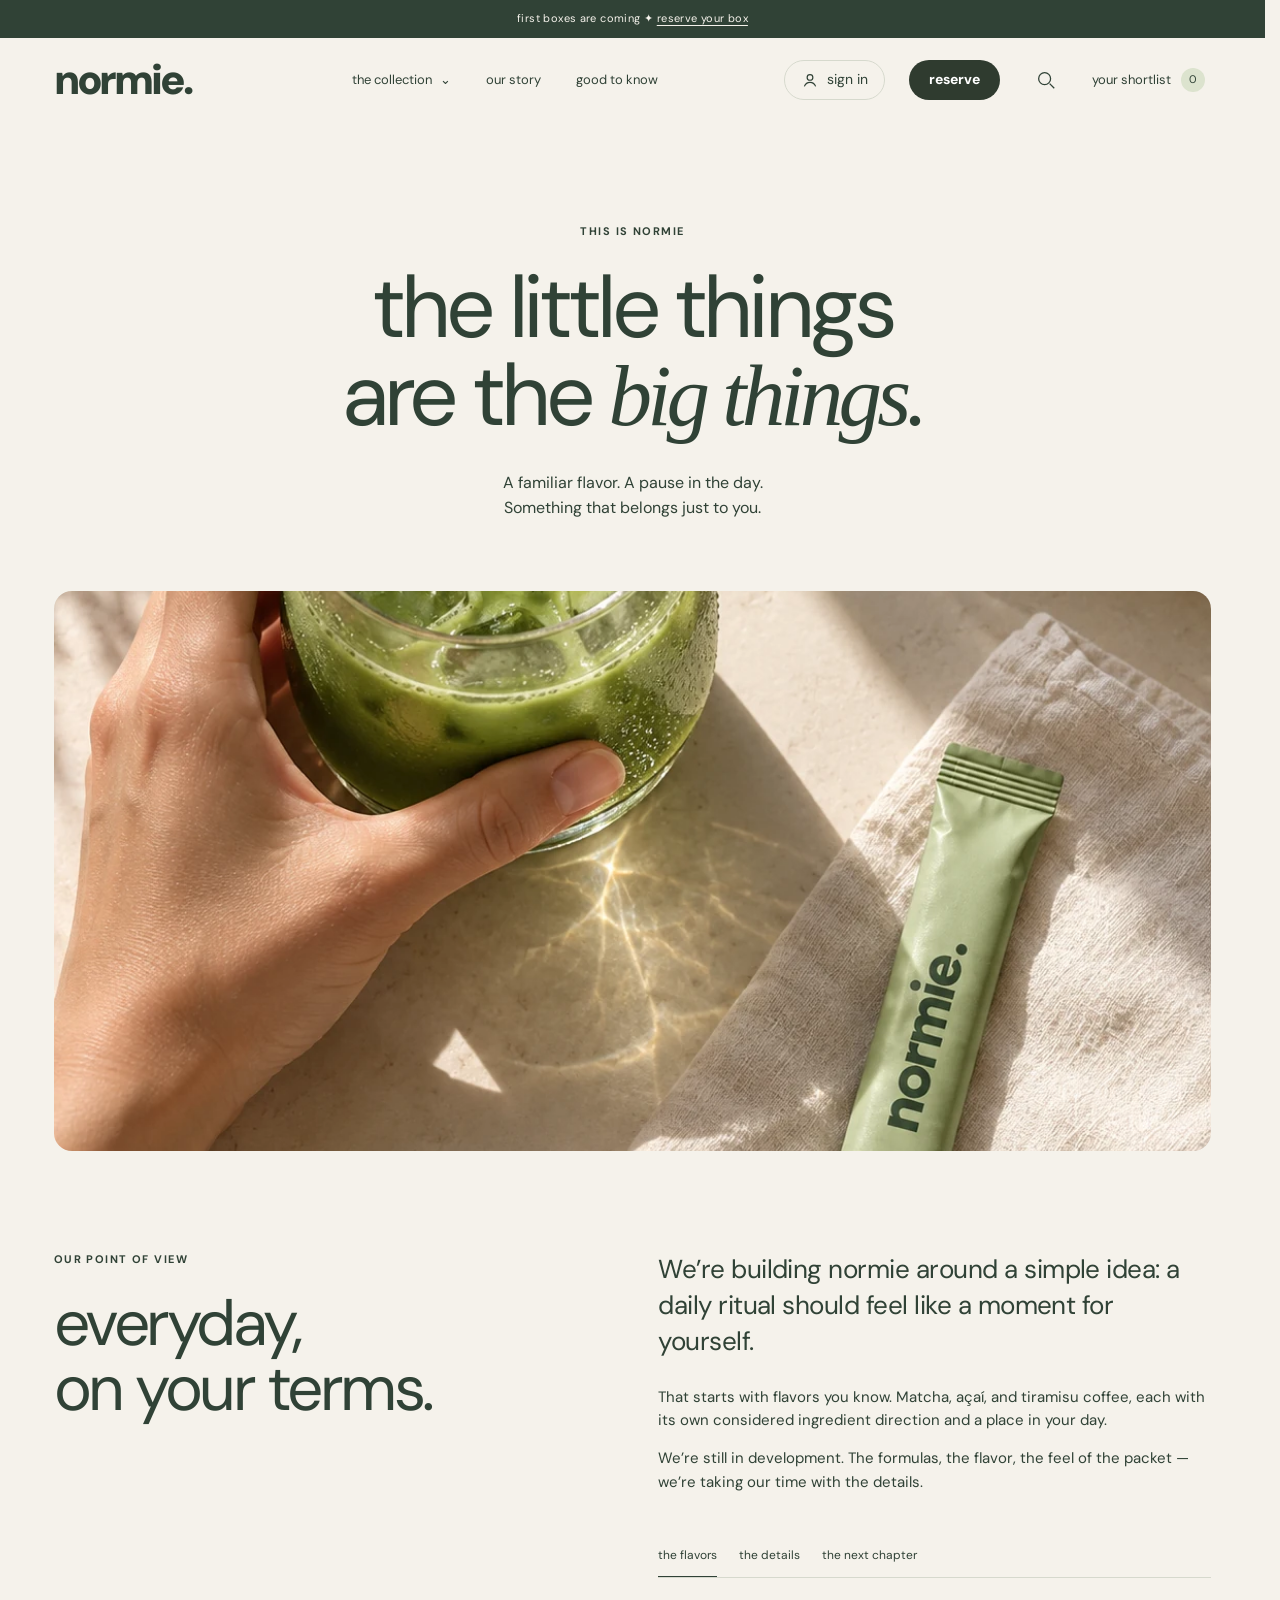
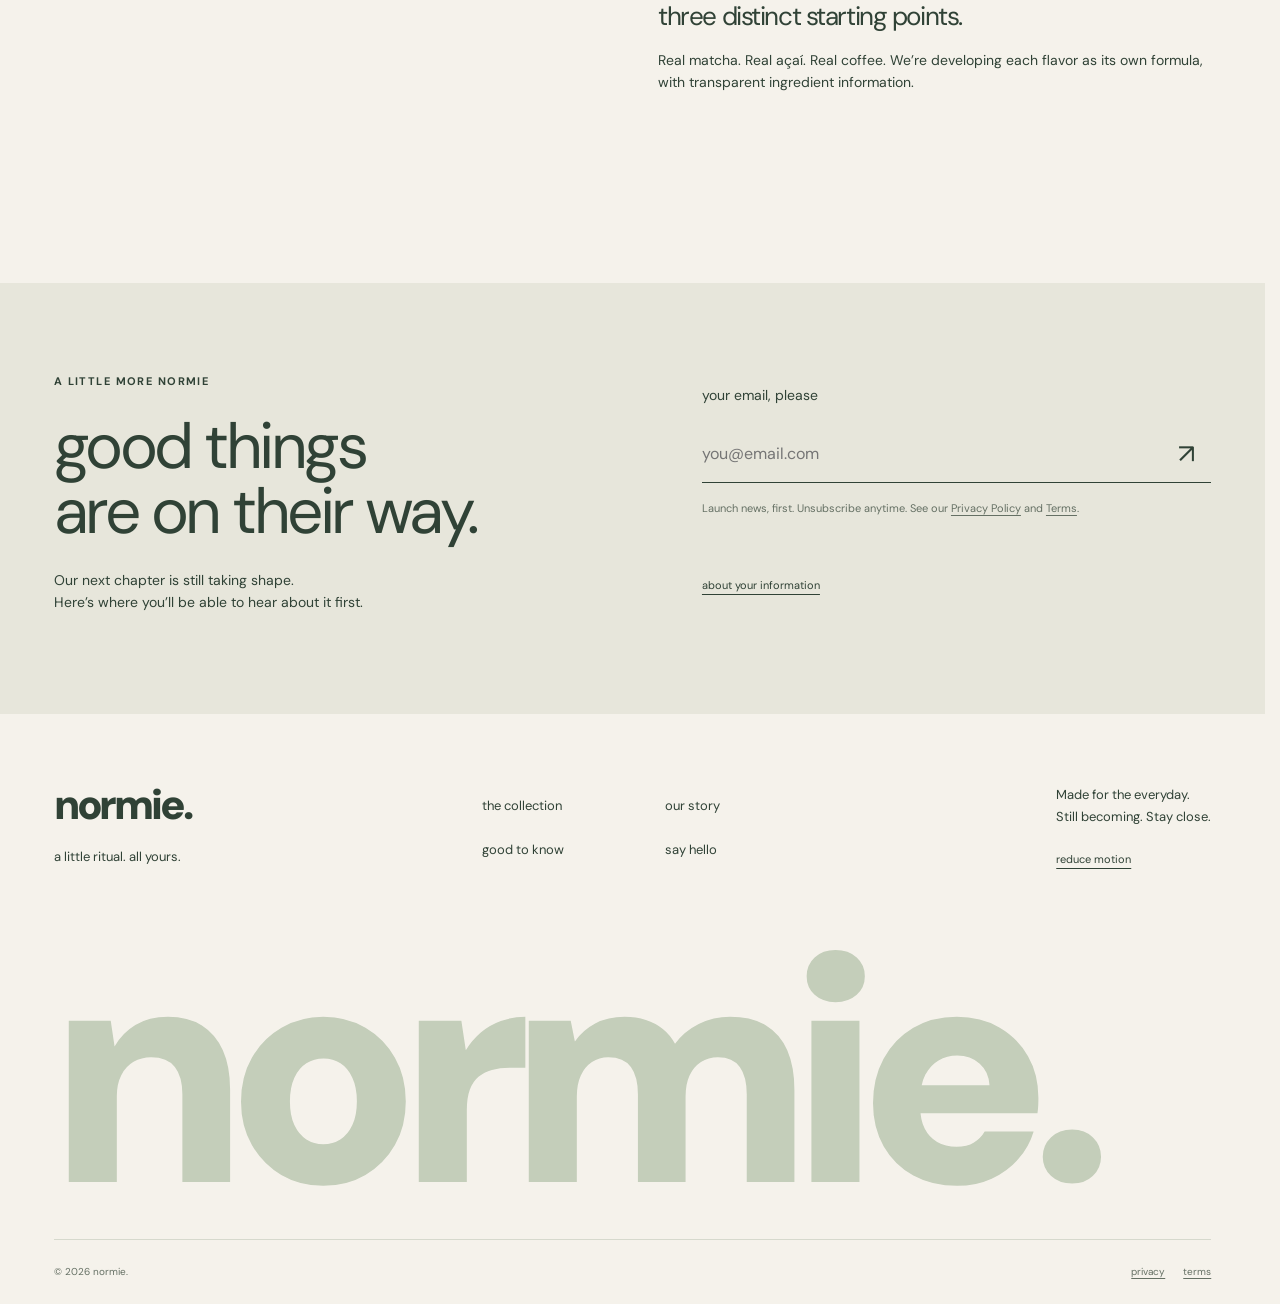
<file: about/index.html>
<!doctype html><html lang="en"><head><meta charset="UTF-8"><meta http-equiv="Content-Security-Policy" content="default-src 'self'; script-src 'self'; style-src 'self' 'unsafe-inline'; img-src 'self' data: blob:; media-src 'self'; font-src 'self'; connect-src 'self' https://*.supabase.co wss://*.supabase.co; form-action 'self'; base-uri 'self'; object-src 'none'"><meta name="referrer" content="strict-origin-when-cross-origin"><meta name="viewport" content="width=device-width,initial-scale=1"><meta name="theme-color" content="#f5f2eb"><meta name="description" content="Why we started normie: drink sticks built around a little everyday ritual, in matcha, açaí, and tiramisu coffee."><title>our story — normie.</title><link rel="canonical" href="https://buynormie.com/about/"><meta property="og:type" content="website"><meta property="og:site_name" content="normie."><meta property="og:title" content="our story — normie."><meta property="og:description" content="Why we started normie: drink sticks built around a little everyday ritual, in matcha, açaí, and tiramisu coffee."><meta property="og:url" content="https://buynormie.com/about/"><meta property="og:image" content="https://buynormie.com/assets/og-home.jpg"><meta property="og:image:width" content="1200"><meta property="og:image:height" content="630"><meta name="twitter:card" content="summary_large_image"><meta name="twitter:title" content="our story — normie."><meta name="twitter:description" content="Why we started normie: drink sticks built around a little everyday ritual, in matcha, açaí, and tiramisu coffee."><meta name="twitter:image" content="https://buynormie.com/assets/og-home.jpg"><link rel="icon" href="../assets/favicon.svg"><link rel="preload" as="font" href="../assets/dm-sans-regular.ttf" type="font/ttf" crossorigin><link rel="stylesheet" href="../styles.css?v=20261116a"><script type="module" src="../app.js?v=20261116a"></script><script type="module" src="../studio-loader.js?v=20261116a"></script></head><body data-page="about"><a href="#main" class="skip-link">Skip to content</a><div class="announcement">first boxes are coming <span aria-hidden="true">✦</span> <a href="../index.html#order">reserve your box</a></div><header class="header"><div class="header-inner"><button class="icon-button mobile-only" data-open="menu" aria-label="Open menu"><span class="menu-icon" aria-hidden="true"></span></button><a class="wordmark" href="../index.html" aria-label="Normie home">normie.</a><nav class="desktop-nav" aria-label="Main navigation"><div class="nav-dropdown"><button class="nav-link" aria-expanded="false" aria-controls="collection-menu" data-nav-toggle>the collection <span aria-hidden="true">⌄</span></button><div class="mega-menu" id="collection-menu" hidden><p class="eyebrow">find your everyday</p><div class="mega-products"><a href="../products/matcha/index.html"><div class="image-frame " style="--product-color:#dce3ce"><img src="../assets/matcha.webp" alt="Normie matcha stick with a prepared drink." width="1024" height="1280" loading="lazy" decoding="async"><span class="image-error" hidden>normie. matcha<small>Image unavailable. Explore the flavor details below.</small></span></div><span>matcha ↗</span></a><a href="../products/acai/index.html"><div class="image-frame " style="--product-color:#ead8d9"><img src="../assets/acai.webp" alt="Normie açaí stick with a prepared drink." width="1024" height="1280" loading="lazy" decoding="async"><span class="image-error" hidden>normie. açaí<small>Image unavailable. Explore the flavor details below.</small></span></div><span>açaí ↗</span></a><a href="../products/coffee/index.html"><div class="image-frame " style="--product-color:#e4d7c7"><img src="../assets/coffee.webp" alt="Normie tiramisu coffee stick with a prepared drink." width="1024" height="1280" loading="lazy" decoding="async"><span class="image-error" hidden>normie. tiramisu coffee<small>Image unavailable. Explore the flavor details below.</small></span></div><span>tiramisu coffee ↗</span></a></div><a class="text-link" href="../collection/index.html">explore all flavors ↗</a></div></div><a class="nav-link" href="../about/index.html">our story</a><a class="nav-link" href="../help/index.html">good to know</a></nav><div class="header-actions"><a class="account-pill" href="../index.html#account" aria-label="Sign in or view your account"><svg viewBox="0 0 24 24" aria-hidden="true"><circle cx="12" cy="8.5" r="3.8"/><path d="M4.5 20.5c1.4-3.6 4.2-5.4 7.5-5.4s6.1 1.8 7.5 5.4"/></svg><span class="account-label">sign in</span></a><a class="order-pill" href="../index.html#order" data-track="cta_reserve_header">reserve</a><button class="icon-button" data-open="search" aria-label="Search flavors"><svg viewBox="0 0 24 24" aria-hidden="true"><circle cx="10.5" cy="10.5" r="6.5"/><path d="m16 16 5 5"/></svg></button><button class="bag-button" data-open="saved" aria-label="Your saved flavors"><span class="desktop-only">your shortlist</span><svg class="mobile-only" viewBox="0 0 24 24" aria-hidden="true"><path d="M5 5h14v17l-7-5-7 5z"/></svg><span class="save-count">0</span></button></div></div><div class="scroll-progress" aria-hidden="true"><span></span></div></header><div class="header-sentinel" aria-hidden="true"></div><main id="main"><section class="about-intro section"><p class="eyebrow">this is normie</p><h1>the little things<br>are the <em>big things.</em></h1><p>A familiar flavor. A pause in the day.<br>Something that belongs just to you.</p></section><section class="about-photo"><img src="../assets/ritual.webp" alt="A hand holding an iced matcha beside a notebook and soft linen." width="1024" height="1280" fetchpriority="high"></section><section class="about-story section"><div><p class="eyebrow">our point of view</p><h2>everyday,<br>on your terms.</h2></div><div><p class="large-copy">We’re building normie around a simple idea: a daily ritual should feel like a moment for yourself.</p><p>That starts with flavors you know. Matcha, açaí, and tiramisu coffee, each with its own considered ingredient direction and a place in your day.</p><p>We’re still in development. The formulas, the flavor, the feel of the packet — we’re taking our time with the details.</p><div class="editorial-tabs"><div role="tablist" aria-label="What we’re making"><button role="tab" id="tab-0" aria-controls="panel-0" aria-selected="true" tabindex="0">the flavors</button><button role="tab" id="tab-1" aria-controls="panel-1" aria-selected="false" tabindex="-1">the details</button><button role="tab" id="tab-2" aria-controls="panel-2" aria-selected="false" tabindex="-1">the next chapter</button></div><div id="panel-0" role="tabpanel" aria-labelledby="tab-0"><h3>three distinct starting points.</h3><p>Real matcha. Real açaí. Real coffee. We’re developing each flavor as its own formula, with transparent ingredient information.</p></div><div id="panel-1" role="tabpanel" aria-labelledby="tab-1" hidden><h3>small details, considered.</h3><p>Soft sage, blush, and oat. Six or twelve individually wrapped sticks per box. Simple artwork that lets each flavor have its own personality.</p></div><div id="panel-2" role="tabpanel" aria-labelledby="tab-2" hidden><h3>still becoming.</h3><p>Formulation, packaging, and the launch are taking shape. Until boxes ship, you can <a class="text-link" href="../index.html#order">build and reserve your box</a> and we’ll email you first.</p></div></div></div></section><section class="newsletter section" id="stay-close"><div><p class="eyebrow">a little more normie</p><h2>good things<br>are on their way.</h2><p>Our next chapter is still taking shape.<br>Here’s where you’ll be able to hear about it first.</p></div><div><form class="brand-form" data-form="waitlist" novalidate><p class="form-label">your email, please</p><label class="sr-only" for="newsletter-email">Email address</label><div class="input-row"><input id="newsletter-email" name="email" type="email" autocomplete="email" placeholder="you@email.com" aria-describedby="newsletter-status newsletter-disclosure" required><button type="submit" aria-label="Join the waitlist">↗</button></div><p id="newsletter-disclosure" class="small form-disclosure">Launch news, first. Unsubscribe anytime. See our <a href="../privacy/index.html">Privacy Policy</a> and <a href="../terms/index.html">Terms</a>.</p><p id="newsletter-status" class="form-status small" role="status" aria-live="polite"></p></form><a class="text-link" href="../privacy/index.html">about your information</a></div></section></main><footer><div class="footer-top"><div><a class="wordmark" href="../index.html">normie.</a><p>a little ritual. all yours.</p></div><nav aria-label="Footer navigation"><a class="nav-link" href="../collection/index.html">the collection</a><a class="nav-link" href="../about/index.html">our story</a><a class="nav-link" href="../help/index.html">good to know</a><a class="nav-link" href="../help/index.html#contact">say hello</a></nav><div class="footer-note">Made for the everyday.<br>Still becoming. Stay close.<button class="motion-setting text-link" aria-pressed="false">reduce motion</button></div></div><div class="footer-wordmark" aria-hidden="true">normie.</div><div class="footer-bottom"><span>© 2026 normie.</span><span class="footer-legal"><a href="../privacy/index.html">privacy</a><a href="../terms/index.html">terms</a></span></div></footer><dialog id="overlay" class="overlay" aria-labelledby="overlay-title"><div class="overlay-header"><h2 id="overlay-title"></h2><button class="icon-button" data-close aria-label="Close dialog">×</button></div><div id="overlay-body" class="overlay-body"></div></dialog><div id="global-status" class="sr-only" role="status" aria-live="polite"></div><noscript><style>.accordion-panel{grid-template-rows:1fr;opacity:1;visibility:visible}.accordion h3 button{pointer-events:none}</style><div class="no-js">Product pages and ingredient information are available. Enable JavaScript for search, saved flavors, and form previews.</div></noscript></body></html>
</file>
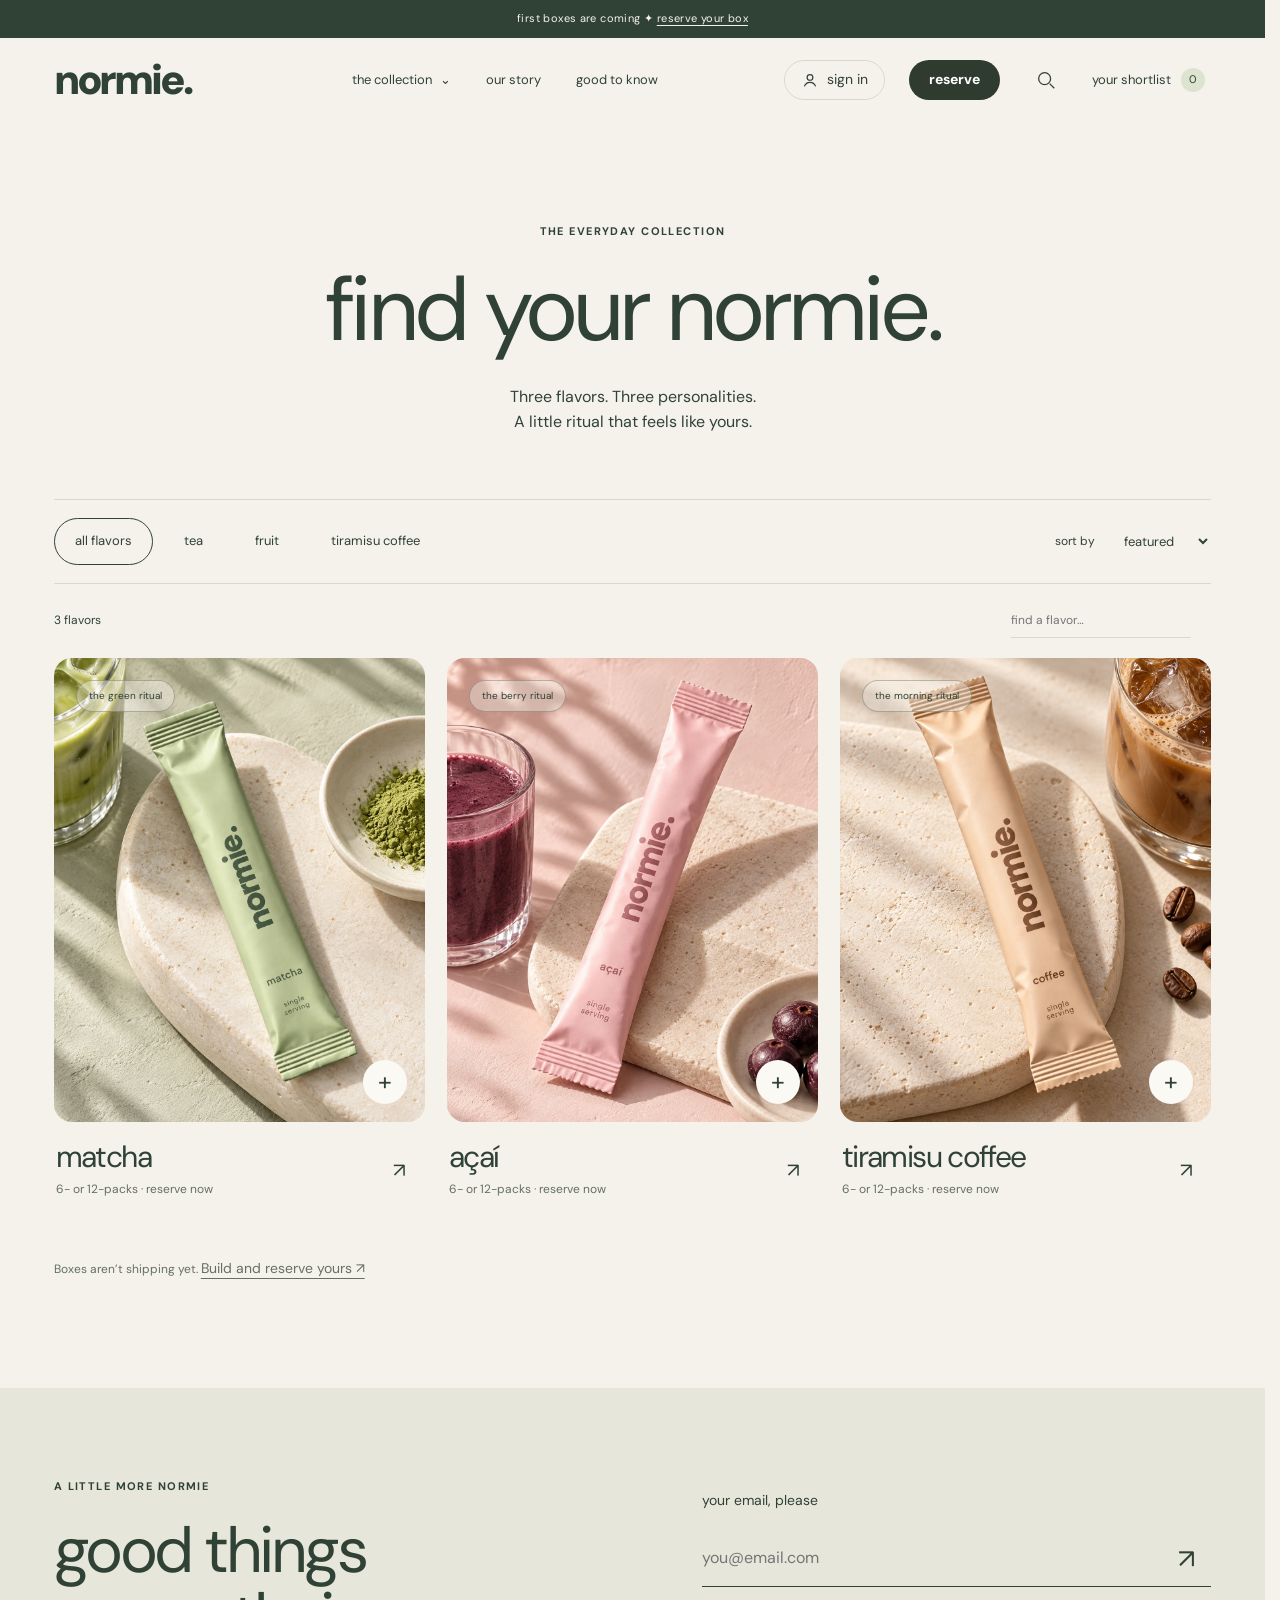
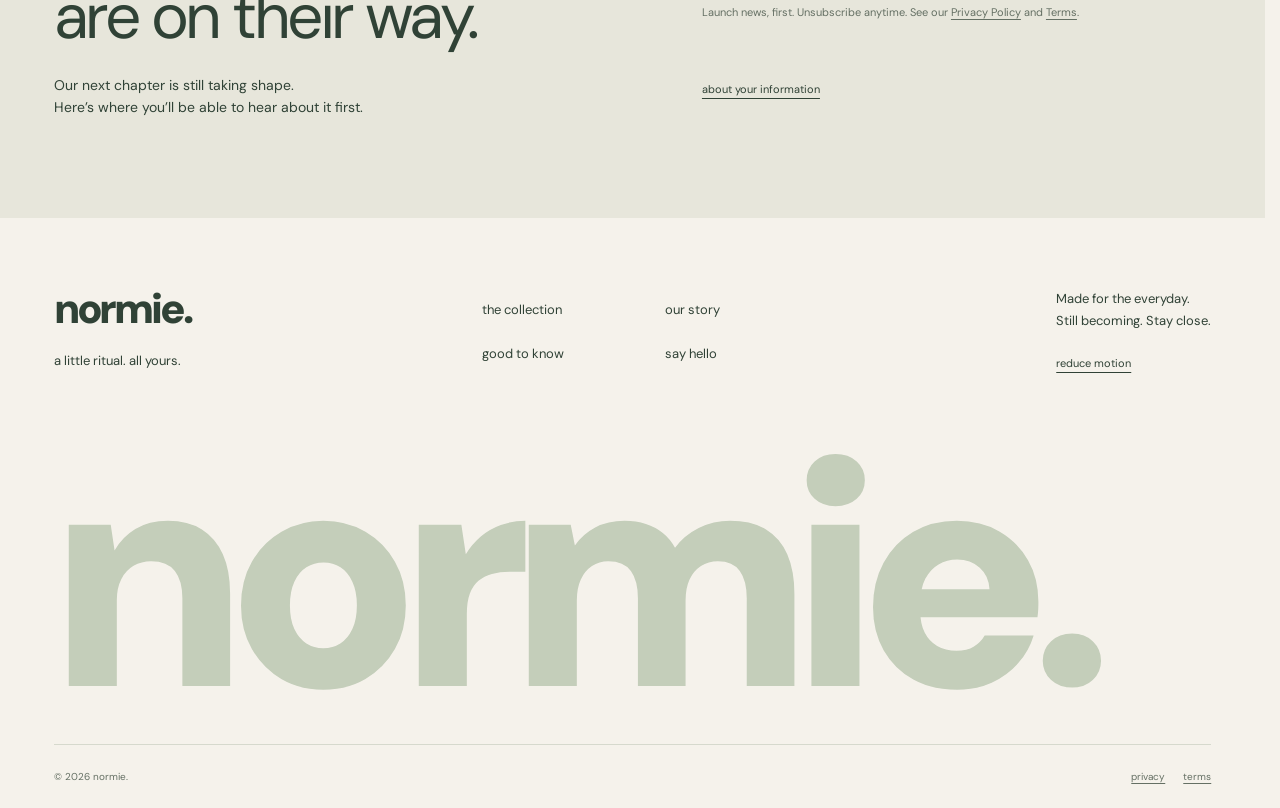
<file: collection/index.html>
<!doctype html><html lang="en"><head><meta charset="UTF-8"><meta http-equiv="Content-Security-Policy" content="default-src 'self'; script-src 'self'; style-src 'self' 'unsafe-inline'; img-src 'self' data: blob:; media-src 'self'; font-src 'self'; connect-src 'self' https://*.supabase.co wss://*.supabase.co; form-action 'self'; base-uri 'self'; object-src 'none'"><meta name="referrer" content="strict-origin-when-cross-origin"><meta name="viewport" content="width=device-width,initial-scale=1"><meta name="theme-color" content="#f5f2eb"><meta name="description" content="Meet all three normie flavors: matcha, açaí, and tiramisu coffee. Get them in a 6- or 12-pack, or build your own mix."><title>the collection: matcha, açaí, tiramisu coffee — normie.</title><link rel="canonical" href="https://buynormie.com/collection/"><meta property="og:type" content="website"><meta property="og:site_name" content="normie."><meta property="og:title" content="the collection: matcha, açaí, tiramisu coffee — normie."><meta property="og:description" content="Meet all three normie flavors: matcha, açaí, and tiramisu coffee. Get them in a 6- or 12-pack, or build your own mix."><meta property="og:url" content="https://buynormie.com/collection/"><meta property="og:image" content="https://buynormie.com/assets/og-home.jpg"><meta property="og:image:width" content="1200"><meta property="og:image:height" content="630"><meta name="twitter:card" content="summary_large_image"><meta name="twitter:title" content="the collection: matcha, açaí, tiramisu coffee — normie."><meta name="twitter:description" content="Meet all three normie flavors: matcha, açaí, and tiramisu coffee. Get them in a 6- or 12-pack, or build your own mix."><meta name="twitter:image" content="https://buynormie.com/assets/og-home.jpg"><link rel="icon" href="../assets/favicon.svg"><link rel="preload" as="font" href="../assets/dm-sans-regular.ttf" type="font/ttf" crossorigin><link rel="stylesheet" href="../styles.css?v=20261116a"><script type="module" src="../app.js?v=20261116a"></script><script type="module" src="../studio-loader.js?v=20261116a"></script></head><body data-page="collection"><a href="#main" class="skip-link">Skip to content</a><div class="announcement">first boxes are coming <span aria-hidden="true">✦</span> <a href="../index.html#order">reserve your box</a></div><header class="header"><div class="header-inner"><button class="icon-button mobile-only" data-open="menu" aria-label="Open menu"><span class="menu-icon" aria-hidden="true"></span></button><a class="wordmark" href="../index.html" aria-label="Normie home">normie.</a><nav class="desktop-nav" aria-label="Main navigation"><div class="nav-dropdown"><button class="nav-link" aria-expanded="false" aria-controls="collection-menu" data-nav-toggle>the collection <span aria-hidden="true">⌄</span></button><div class="mega-menu" id="collection-menu" hidden><p class="eyebrow">find your everyday</p><div class="mega-products"><a href="../products/matcha/index.html"><div class="image-frame " style="--product-color:#dce3ce"><img src="../assets/matcha.webp" alt="Normie matcha stick with a prepared drink." width="1024" height="1280" loading="lazy" decoding="async"><span class="image-error" hidden>normie. matcha<small>Image unavailable. Explore the flavor details below.</small></span></div><span>matcha ↗</span></a><a href="../products/acai/index.html"><div class="image-frame " style="--product-color:#ead8d9"><img src="../assets/acai.webp" alt="Normie açaí stick with a prepared drink." width="1024" height="1280" loading="lazy" decoding="async"><span class="image-error" hidden>normie. açaí<small>Image unavailable. Explore the flavor details below.</small></span></div><span>açaí ↗</span></a><a href="../products/coffee/index.html"><div class="image-frame " style="--product-color:#e4d7c7"><img src="../assets/coffee.webp" alt="Normie tiramisu coffee stick with a prepared drink." width="1024" height="1280" loading="lazy" decoding="async"><span class="image-error" hidden>normie. tiramisu coffee<small>Image unavailable. Explore the flavor details below.</small></span></div><span>tiramisu coffee ↗</span></a></div><a class="text-link" href="../collection/index.html">explore all flavors ↗</a></div></div><a class="nav-link" href="../about/index.html">our story</a><a class="nav-link" href="../help/index.html">good to know</a></nav><div class="header-actions"><a class="account-pill" href="../index.html#account" aria-label="Sign in or view your account"><svg viewBox="0 0 24 24" aria-hidden="true"><circle cx="12" cy="8.5" r="3.8"/><path d="M4.5 20.5c1.4-3.6 4.2-5.4 7.5-5.4s6.1 1.8 7.5 5.4"/></svg><span class="account-label">sign in</span></a><a class="order-pill" href="../index.html#order" data-track="cta_reserve_header">reserve</a><button class="icon-button" data-open="search" aria-label="Search flavors"><svg viewBox="0 0 24 24" aria-hidden="true"><circle cx="10.5" cy="10.5" r="6.5"/><path d="m16 16 5 5"/></svg></button><button class="bag-button" data-open="saved" aria-label="Your saved flavors"><span class="desktop-only">your shortlist</span><svg class="mobile-only" viewBox="0 0 24 24" aria-hidden="true"><path d="M5 5h14v17l-7-5-7 5z"/></svg><span class="save-count">0</span></button></div></div><div class="scroll-progress" aria-hidden="true"><span></span></div></header><div class="header-sentinel" aria-hidden="true"></div><main id="main"><section class="collection-intro section"><p class="eyebrow">the everyday collection</p><h1>find your normie.</h1><p>Three flavors. Three personalities.<br>A little ritual that feels like yours.</p></section><section class="collection-shop section"><div class="collection-toolbar"><fieldset class="filter-options desktop-only"><legend class="sr-only">Filter flavors</legend><button class="filter-button active" data-filter="all" aria-pressed="true">all flavors</button><button class="filter-button " data-filter="tea" aria-pressed="false">tea</button><button class="filter-button " data-filter="fruit" aria-pressed="false">fruit</button><button class="filter-button " data-filter="coffee" aria-pressed="false">tiramisu coffee</button></fieldset><button class="filter-button mobile-only" data-open="filters">filter flavors +</button><label class="sort-label">sort by<select id="sort"><option value="featured">featured</option><option value="az">name: a–z</option><option value="za">name: z–a</option></select></label></div><div class="results-meta"><span id="result-count" role="status" aria-live="polite">3 flavors</span><label class="collection-search"><span class="sr-only">Search the collection</span><input id="collection-search" type="search" placeholder="find a flavor…"></label><div id="filter-chips"></div></div><div class="product-grid" id="product-grid"><article class="product-card" data-product="matcha" style="--product-color:#dce3ce;--product-ink:#354b3d"><div class="card-image"><a href="../products/matcha/index.html" aria-label="Explore matcha"><div class="image-frame " style="--product-color:#dce3ce"><img src="../assets/matcha.webp" alt="Normie matcha stick with a prepared drink." width="1024" height="1280" loading="lazy" decoding="async"><span class="image-error" hidden>normie. matcha<small>Image unavailable. Explore the flavor details below.</small></span></div></a><span class="card-tag">the green ritual</span><button class="quick-button" data-quick="matcha" aria-label="Quick view matcha">+</button></div><div class="card-meta"><div><a href="../products/matcha/index.html"><h3>matcha</h3></a><p>6- or 12-packs · reserve now</p></div><a class="circle-link" href="../products/matcha/index.html" aria-label="Explore matcha">↗</a></div></article><article class="product-card" data-product="acai" style="--product-color:#ead8d9;--product-ink:#674a51"><div class="card-image"><a href="../products/acai/index.html" aria-label="Explore açaí"><div class="image-frame " style="--product-color:#ead8d9"><img src="../assets/acai.webp" alt="Normie açaí stick with a prepared drink." width="1024" height="1280" loading="lazy" decoding="async"><span class="image-error" hidden>normie. açaí<small>Image unavailable. Explore the flavor details below.</small></span></div></a><span class="card-tag">the berry ritual</span><button class="quick-button" data-quick="acai" aria-label="Quick view açaí">+</button></div><div class="card-meta"><div><a href="../products/acai/index.html"><h3>açaí</h3></a><p>6- or 12-packs · reserve now</p></div><a class="circle-link" href="../products/acai/index.html" aria-label="Explore açaí">↗</a></div></article><article class="product-card" data-product="coffee" style="--product-color:#e4d7c7;--product-ink:#634f3d"><div class="card-image"><a href="../products/coffee/index.html" aria-label="Explore tiramisu coffee"><div class="image-frame " style="--product-color:#e4d7c7"><img src="../assets/coffee.webp" alt="Normie tiramisu coffee stick with a prepared drink." width="1024" height="1280" loading="lazy" decoding="async"><span class="image-error" hidden>normie. tiramisu coffee<small>Image unavailable. Explore the flavor details below.</small></span></div></a><span class="card-tag">the morning ritual</span><button class="quick-button" data-quick="coffee" aria-label="Quick view tiramisu coffee">+</button></div><div class="card-meta"><div><a href="../products/coffee/index.html"><h3>tiramisu coffee</h3></a><p>6- or 12-packs · reserve now</p></div><a class="circle-link" href="../products/coffee/index.html" aria-label="Explore tiramisu coffee">↗</a></div></article></div><div id="collection-empty" hidden><h2>a fresh start?</h2><p>No flavors match these filters.</p><button class="button" data-filter="all">clear filters ↗</button></div><p class="collection-disclaimer small muted">Boxes aren’t shipping yet. <a class="text-link" href="../index.html#order">Build and reserve yours ↗</a></p></section><section class="newsletter section" id="stay-close"><div><p class="eyebrow">a little more normie</p><h2>good things<br>are on their way.</h2><p>Our next chapter is still taking shape.<br>Here’s where you’ll be able to hear about it first.</p></div><div><form class="brand-form" data-form="waitlist" novalidate><p class="form-label">your email, please</p><label class="sr-only" for="newsletter-email">Email address</label><div class="input-row"><input id="newsletter-email" name="email" type="email" autocomplete="email" placeholder="you@email.com" aria-describedby="newsletter-status newsletter-disclosure" required><button type="submit" aria-label="Join the waitlist">↗</button></div><p id="newsletter-disclosure" class="small form-disclosure">Launch news, first. Unsubscribe anytime. See our <a href="../privacy/index.html">Privacy Policy</a> and <a href="../terms/index.html">Terms</a>.</p><p id="newsletter-status" class="form-status small" role="status" aria-live="polite"></p></form><a class="text-link" href="../privacy/index.html">about your information</a></div></section></main><footer><div class="footer-top"><div><a class="wordmark" href="../index.html">normie.</a><p>a little ritual. all yours.</p></div><nav aria-label="Footer navigation"><a class="nav-link" href="../collection/index.html">the collection</a><a class="nav-link" href="../about/index.html">our story</a><a class="nav-link" href="../help/index.html">good to know</a><a class="nav-link" href="../help/index.html#contact">say hello</a></nav><div class="footer-note">Made for the everyday.<br>Still becoming. Stay close.<button class="motion-setting text-link" aria-pressed="false">reduce motion</button></div></div><div class="footer-wordmark" aria-hidden="true">normie.</div><div class="footer-bottom"><span>© 2026 normie.</span><span class="footer-legal"><a href="../privacy/index.html">privacy</a><a href="../terms/index.html">terms</a></span></div></footer><dialog id="overlay" class="overlay" aria-labelledby="overlay-title"><div class="overlay-header"><h2 id="overlay-title"></h2><button class="icon-button" data-close aria-label="Close dialog">×</button></div><div id="overlay-body" class="overlay-body"></div></dialog><div id="global-status" class="sr-only" role="status" aria-live="polite"></div><noscript><style>.accordion-panel{grid-template-rows:1fr;opacity:1;visibility:visible}.accordion h3 button{pointer-events:none}</style><div class="no-js">Product pages and ingredient information are available. Enable JavaScript for search, saved flavors, and form previews.</div></noscript></body></html>
</file>
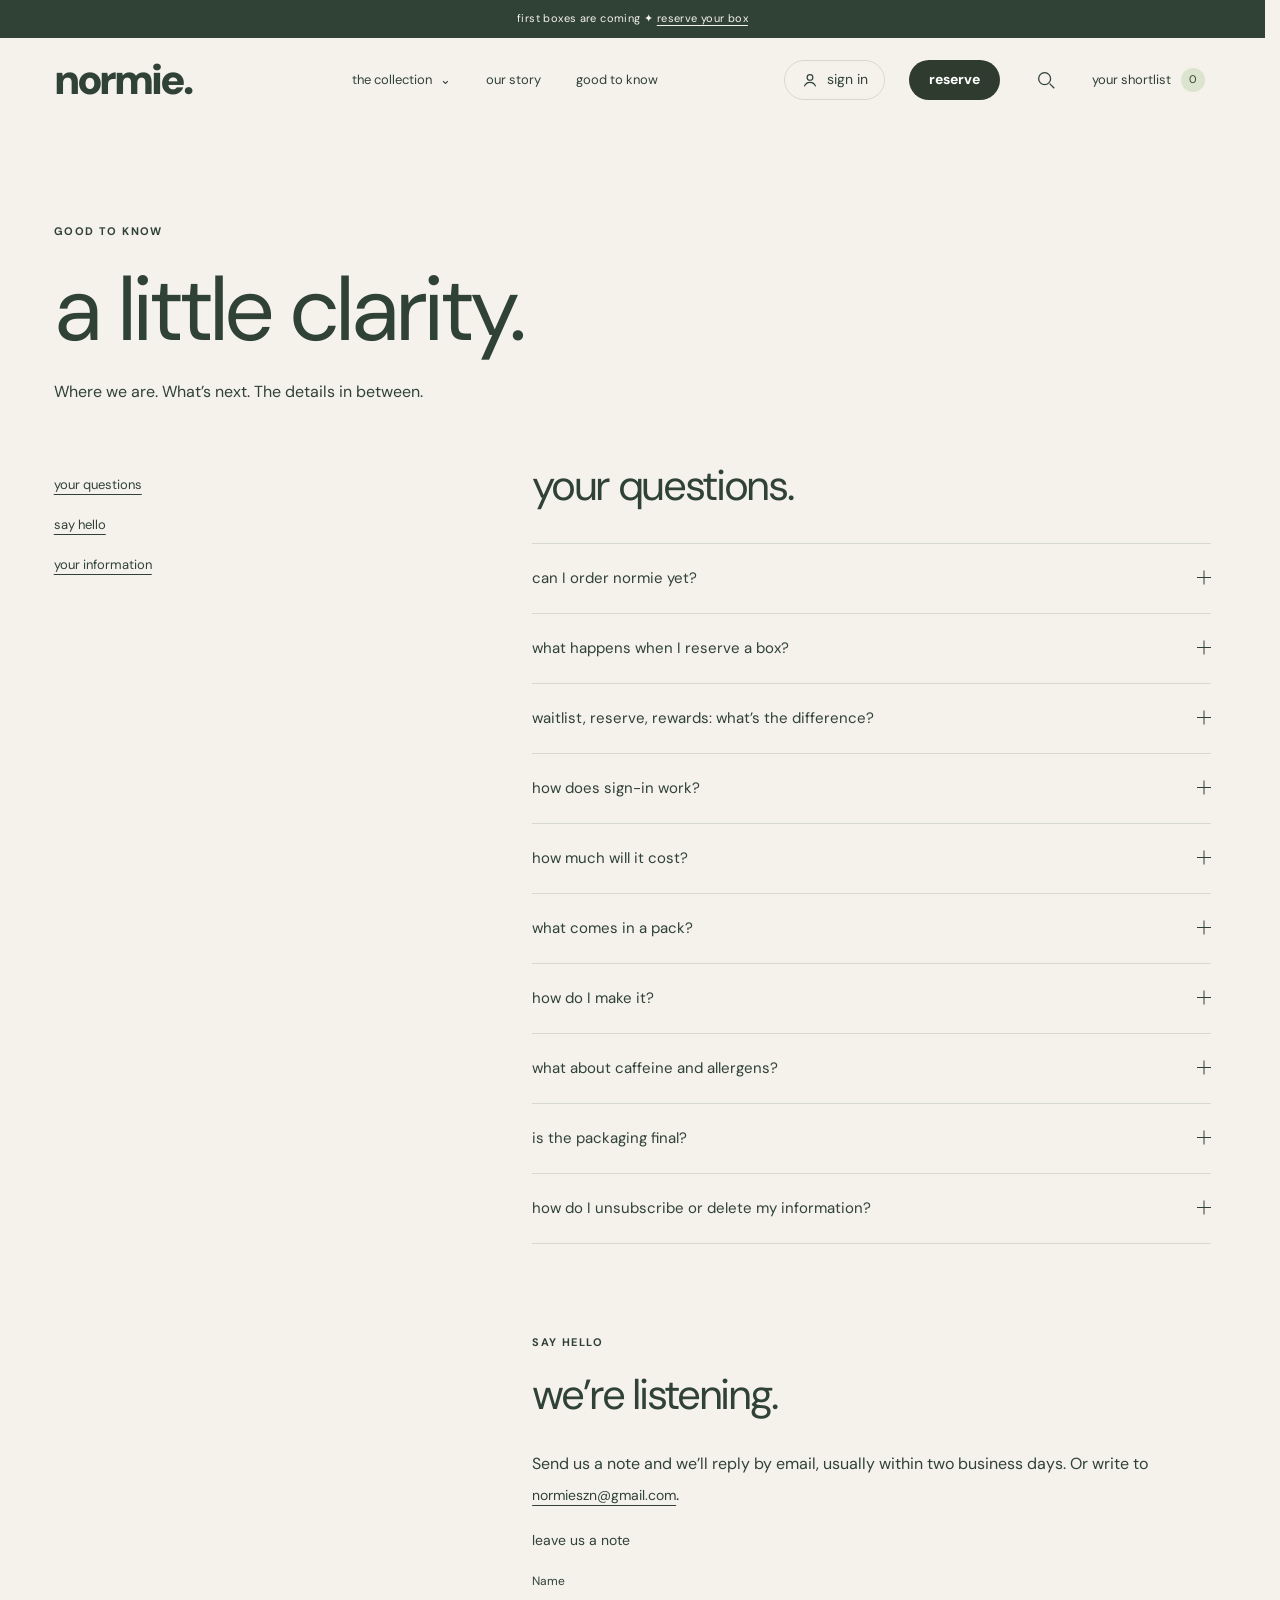
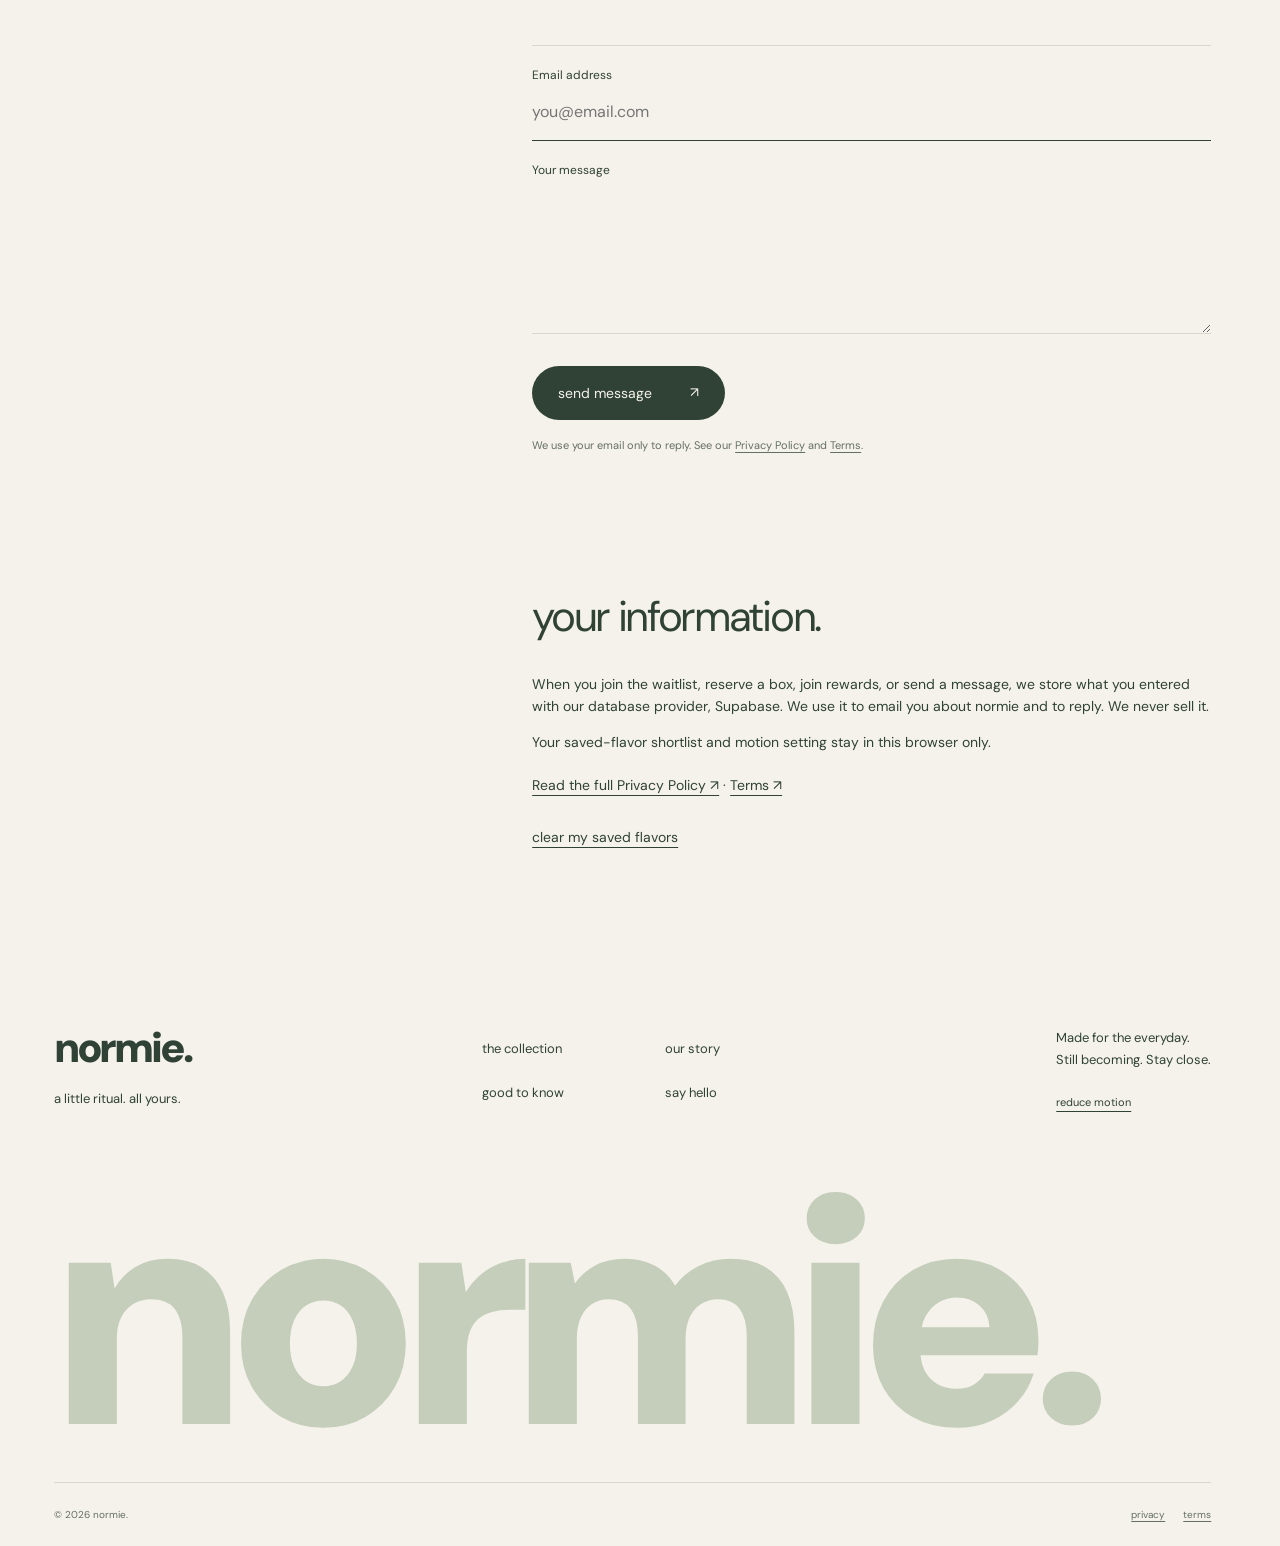
<file: help/index.html>
<!doctype html><html lang="en"><head><meta charset="UTF-8"><meta http-equiv="Content-Security-Policy" content="default-src 'self'; script-src 'self'; style-src 'self' 'unsafe-inline'; img-src 'self' data: blob:; media-src 'self'; font-src 'self'; connect-src 'self' https://*.supabase.co wss://*.supabase.co; form-action 'self'; base-uri 'self'; object-src 'none'"><meta name="referrer" content="strict-origin-when-cross-origin"><meta name="viewport" content="width=device-width,initial-scale=1"><meta name="theme-color" content="#f5f2eb"><meta name="description" content="normie FAQ: reserving a box, rewards, caffeine, allergens, and how to reach us."><title>good to know: FAQ and contact — normie.</title><link rel="canonical" href="https://buynormie.com/help/"><meta property="og:type" content="website"><meta property="og:site_name" content="normie."><meta property="og:title" content="good to know: FAQ and contact — normie."><meta property="og:description" content="normie FAQ: reserving a box, rewards, caffeine, allergens, and how to reach us."><meta property="og:url" content="https://buynormie.com/help/"><meta property="og:image" content="https://buynormie.com/assets/og-home.jpg"><meta property="og:image:width" content="1200"><meta property="og:image:height" content="630"><meta name="twitter:card" content="summary_large_image"><meta name="twitter:title" content="good to know: FAQ and contact — normie."><meta name="twitter:description" content="normie FAQ: reserving a box, rewards, caffeine, allergens, and how to reach us."><meta name="twitter:image" content="https://buynormie.com/assets/og-home.jpg"><link rel="icon" href="../assets/favicon.svg"><link rel="preload" as="font" href="../assets/dm-sans-regular.ttf" type="font/ttf" crossorigin><link rel="stylesheet" href="../styles.css?v=20261116a"><script type="module" src="../app.js?v=20261116a"></script><script type="module" src="../studio-loader.js?v=20261116a"></script></head><body data-page="help"><a href="#main" class="skip-link">Skip to content</a><div class="announcement">first boxes are coming <span aria-hidden="true">✦</span> <a href="../index.html#order">reserve your box</a></div><header class="header"><div class="header-inner"><button class="icon-button mobile-only" data-open="menu" aria-label="Open menu"><span class="menu-icon" aria-hidden="true"></span></button><a class="wordmark" href="../index.html" aria-label="Normie home">normie.</a><nav class="desktop-nav" aria-label="Main navigation"><div class="nav-dropdown"><button class="nav-link" aria-expanded="false" aria-controls="collection-menu" data-nav-toggle>the collection <span aria-hidden="true">⌄</span></button><div class="mega-menu" id="collection-menu" hidden><p class="eyebrow">find your everyday</p><div class="mega-products"><a href="../products/matcha/index.html"><div class="image-frame " style="--product-color:#dce3ce"><img src="../assets/matcha.webp" alt="Normie matcha stick with a prepared drink." width="1024" height="1280" loading="lazy" decoding="async"><span class="image-error" hidden>normie. matcha<small>Image unavailable. Explore the flavor details below.</small></span></div><span>matcha ↗</span></a><a href="../products/acai/index.html"><div class="image-frame " style="--product-color:#ead8d9"><img src="../assets/acai.webp" alt="Normie açaí stick with a prepared drink." width="1024" height="1280" loading="lazy" decoding="async"><span class="image-error" hidden>normie. açaí<small>Image unavailable. Explore the flavor details below.</small></span></div><span>açaí ↗</span></a><a href="../products/coffee/index.html"><div class="image-frame " style="--product-color:#e4d7c7"><img src="../assets/coffee.webp" alt="Normie tiramisu coffee stick with a prepared drink." width="1024" height="1280" loading="lazy" decoding="async"><span class="image-error" hidden>normie. tiramisu coffee<small>Image unavailable. Explore the flavor details below.</small></span></div><span>tiramisu coffee ↗</span></a></div><a class="text-link" href="../collection/index.html">explore all flavors ↗</a></div></div><a class="nav-link" href="../about/index.html">our story</a><a class="nav-link" href="../help/index.html">good to know</a></nav><div class="header-actions"><a class="account-pill" href="../index.html#account" aria-label="Sign in or view your account"><svg viewBox="0 0 24 24" aria-hidden="true"><circle cx="12" cy="8.5" r="3.8"/><path d="M4.5 20.5c1.4-3.6 4.2-5.4 7.5-5.4s6.1 1.8 7.5 5.4"/></svg><span class="account-label">sign in</span></a><a class="order-pill" href="../index.html#order" data-track="cta_reserve_header">reserve</a><button class="icon-button" data-open="search" aria-label="Search flavors"><svg viewBox="0 0 24 24" aria-hidden="true"><circle cx="10.5" cy="10.5" r="6.5"/><path d="m16 16 5 5"/></svg></button><button class="bag-button" data-open="saved" aria-label="Your saved flavors"><span class="desktop-only">your shortlist</span><svg class="mobile-only" viewBox="0 0 24 24" aria-hidden="true"><path d="M5 5h14v17l-7-5-7 5z"/></svg><span class="save-count">0</span></button></div></div><div class="scroll-progress" aria-hidden="true"><span></span></div></header><div class="header-sentinel" aria-hidden="true"></div><main id="main"><section class="help-intro section"><p class="eyebrow">good to know</p><h1>a little clarity.</h1><p>Where we are. What’s next. The details in between.</p></section><section class="help-layout section"><nav class="help-nav" aria-label="Help topics"><a href="#questions">your questions</a><a href="#contact">say hello</a><a href="#privacy">your information</a></nav><div><div id="questions"><h2>your questions.</h2><div class="accordion"><h3><button aria-expanded="false" aria-controls="faq-order" data-accordion>can I order normie yet?<span class="plus" aria-hidden="true"></span></button></h3><div class="accordion-panel" id="faq-order"><div><div class="accordion-content"><p>Not yet. Checkout isn’t open and no payment is taken on this site. You can <a class="text-link" href="../index.html#order">build your box and reserve it</a> with your email. We’ll email you first when boxes ship.</p></div></div></div></div><div class="accordion"><h3><button aria-expanded="false" aria-controls="faq-reserve" data-accordion>what happens when I reserve a box?<span class="plus" aria-hidden="true"></span></button></h3><div class="accordion-panel" id="faq-reserve"><div><div class="accordion-content"><p>We save your email and the mix you built (pack size and how many of each flavor). It isn’t an order and there’s no payment or obligation. To change your mix, build it again and reserve with the same email; the newest version replaces the old one.</p></div></div></div></div><div class="accordion"><h3><button aria-expanded="false" aria-controls="faq-forms" data-accordion>waitlist, reserve, rewards: what’s the difference?<span class="plus" aria-hidden="true"></span></button></h3><div class="accordion-panel" id="faq-forms"><div><div class="accordion-content"><p>Waitlist (the email box at the bottom of most pages) saves your email for launch news.</p><p>Reserve your box saves your email plus your box mix, so we know what to make and can email you first.</p><p>Join rewards emails you a sign-in link that creates your normie account. Once checkout opens, you get 10% off your first box, each paid box earns a stamp, and 5 stamps get you a free box. Full rules are in our <a class="text-link" href="../terms/index.html#rewards">Terms</a>.</p></div></div></div></div><div class="accordion"><h3><button aria-expanded="false" aria-controls="faq-signin" data-accordion>how does sign-in work?<span class="plus" aria-hidden="true"></span></button></h3><div class="accordion-panel" id="faq-signin"><div><div class="accordion-content"><p>There are no passwords. Enter your email and we send you a one-time sign-in link. Opening it signs you in on that device and, the first time, creates your account. The link expires after a short time; just request a new one if it does.</p></div></div></div></div><div class="accordion"><h3><button aria-expanded="false" aria-controls="faq-price" data-accordion>how much will it cost?<span class="plus" aria-hidden="true"></span></button></h3><div class="accordion-panel" id="faq-price"><div><div class="accordion-content"><p>Prices for the 6-pack, 12-pack, and the normie special will be announced before launch and shown on the site per box and per stick. Reserving a box now doesn’t lock you into anything.</p></div></div></div></div><div class="accordion"><h3><button aria-expanded="false" aria-controls="faq-pack" data-accordion>what comes in a pack?<span class="plus" aria-hidden="true"></span></button></h3><div class="accordion-panel" id="faq-pack"><div><div class="accordion-content"><p>The 6-pack has 2 of each flavor and the 12-pack has 4 of each flavor. To choose your own mix, build the normie special: 12 individually wrapped sticks in any combination.</p></div></div></div></div><div class="accordion"><h3><button aria-expanded="false" aria-controls="faq-make" data-accordion>how do I make it?<span class="plus" aria-hidden="true"></span></button></h3><div class="accordion-panel" id="faq-make"><div><div class="accordion-content"><p>Tear open one stick, pour it into cold water or milk (8 oz for matcha and tiramisu coffee, 12 oz for açaí), and stir or shake for 15 seconds. Add ice. Matcha and tiramisu coffee also work hot.</p></div></div></div></div><div class="accordion"><h3><button aria-expanded="false" aria-controls="faq-caffeine" data-accordion>what about caffeine and allergens?<span class="plus" aria-hidden="true"></span></button></h3><div class="accordion-panel" id="faq-caffeine"><div><div class="accordion-content"><p>Matcha and tiramisu coffee contain caffeine from the tea and coffee. Açaí is made without caffeine ingredients. The exact amount for each flavor prints on every box.</p><p class="warning">Açaí contains wheat and bovine collagen. It isn’t suitable for anyone with a wheat allergy or for a vegan diet.</p><p>Matcha and tiramisu coffee contain no major food allergens in the current formula. Each flavor page has its full Supplement Facts.</p></div></div></div></div><div class="accordion"><h3><button aria-expanded="false" aria-controls="faq-art" data-accordion>is the packaging final?<span class="plus" aria-hidden="true"></span></button></h3><div class="accordion-panel" id="faq-art"><div><div class="accordion-content"><p>Not yet. The packaging and product photos are concept artwork. Real photos will replace them once production samples arrive.</p></div></div></div></div><div class="accordion"><h3><button aria-expanded="false" aria-controls="faq-data" data-accordion>how do I unsubscribe or delete my information?<span class="plus" aria-hidden="true"></span></button></h3><div class="accordion-panel" id="faq-data"><div><div class="accordion-content"><p>Every email has an unsubscribe link. To delete your email, reservation, or account, write to us from the contact form below or at <a class="text-link" href="mailto:normieszn@gmail.com">normieszn@gmail.com</a>. Details are in our <a class="text-link" href="../privacy/index.html">Privacy Policy</a>.</p></div></div></div></div></div><section id="contact" class="contact-section"><p class="eyebrow">say hello</p><h2>we’re listening.</h2><p>Send us a note and we’ll reply by email, usually within two business days. Or write to <a class="text-link" href="mailto:normieszn@gmail.com">normieszn@gmail.com</a>.</p><form class="brand-form" data-form="contact" novalidate><p class="form-label">leave us a note</p><label for="contact-name">Name</label><input id="contact-name" name="name" autocomplete="name" maxlength="120" aria-describedby="contact-status" required><label  for="contact-email">Email address</label><div class="input-row"><input id="contact-email" name="email" type="email" autocomplete="email" placeholder="you@email.com" aria-describedby="contact-status contact-disclosure" required></div><label for="contact-message">Your message</label><textarea id="contact-message" name="message" rows="5" maxlength="4000" aria-describedby="contact-status" required></textarea><button class="button" type="submit"><span class="roll"><span>send message</span><span aria-hidden="true">send message</span></span><span aria-hidden="true" class="arrow">↗</span></button><p id="contact-disclosure" class="small form-disclosure">We use your email only to reply. See our <a href="../privacy/index.html">Privacy Policy</a> and <a href="../terms/index.html">Terms</a>.</p><p id="contact-status" class="form-status small" role="status" aria-live="polite"></p></form></section><section id="privacy" class="privacy-section"><h2>your information.</h2><p>When you join the waitlist, reserve a box, join rewards, or send a message, we store what you entered with our database provider, Supabase. We use it to email you about normie and to reply. We never sell it.</p><p>Your saved-flavor shortlist and motion setting stay in this browser only.</p><p><a class="text-link" href="../privacy/index.html">Read the full Privacy Policy ↗</a> · <a class="text-link" href="../terms/index.html">Terms ↗</a></p><button class="text-link" data-clear-local>clear my saved flavors</button></section></div></section></main><footer><div class="footer-top"><div><a class="wordmark" href="../index.html">normie.</a><p>a little ritual. all yours.</p></div><nav aria-label="Footer navigation"><a class="nav-link" href="../collection/index.html">the collection</a><a class="nav-link" href="../about/index.html">our story</a><a class="nav-link" href="../help/index.html">good to know</a><a class="nav-link" href="../help/index.html#contact">say hello</a></nav><div class="footer-note">Made for the everyday.<br>Still becoming. Stay close.<button class="motion-setting text-link" aria-pressed="false">reduce motion</button></div></div><div class="footer-wordmark" aria-hidden="true">normie.</div><div class="footer-bottom"><span>© 2026 normie.</span><span class="footer-legal"><a href="../privacy/index.html">privacy</a><a href="../terms/index.html">terms</a></span></div></footer><dialog id="overlay" class="overlay" aria-labelledby="overlay-title"><div class="overlay-header"><h2 id="overlay-title"></h2><button class="icon-button" data-close aria-label="Close dialog">×</button></div><div id="overlay-body" class="overlay-body"></div></dialog><div id="global-status" class="sr-only" role="status" aria-live="polite"></div><noscript><style>.accordion-panel{grid-template-rows:1fr;opacity:1;visibility:visible}.accordion h3 button{pointer-events:none}</style><div class="no-js">Product pages and ingredient information are available. Enable JavaScript for search, saved flavors, and form previews.</div></noscript></body></html>
</file>
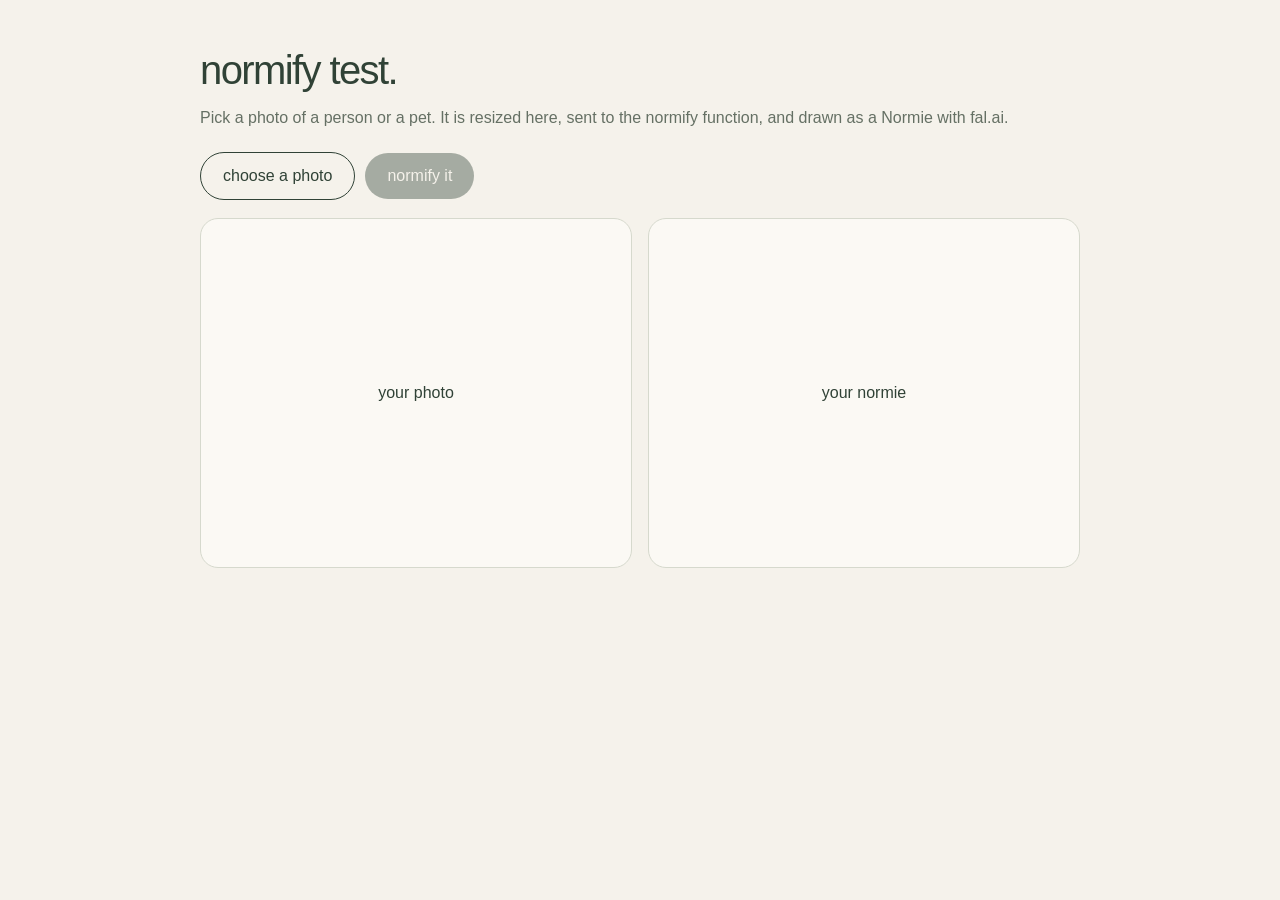
<file: normify/index.html>
<!doctype html>
<html lang="en">
<head>
<meta charset="utf-8">
<meta name="viewport" content="width=device-width,initial-scale=1">
<meta name="robots" content="noindex">
<meta http-equiv="Content-Security-Policy" content="default-src 'self'; script-src 'self'; style-src 'self' 'unsafe-inline'; img-src 'self' https://raw.githubusercontent.com data: blob: https://*.fal.media https://fal.media https://*.fal.ai; connect-src 'self' https://*.supabase.co; base-uri 'self'; object-src 'none'">
<title>Normify test</title>
<style>
:root{--cream:#f5f2eb;--paper:#fbf9f4;--ink:#304236;--muted:#657064;--line:#d6d9cd}
body{margin:0;background:var(--cream);color:var(--ink);font:16px/1.5 Helvetica,Arial,sans-serif}
main{max-width:880px;margin:0 auto;padding:40px 16px}
h1{font-size:40px;letter-spacing:-.04em;margin:0 0 6px;font-weight:500}
p{color:var(--muted);margin:0 0 22px}
.row{display:grid;grid-template-columns:1fr 1fr;gap:16px}
.card{background:var(--paper);border:1px solid var(--line);border-radius:18px;padding:14px;min-height:320px;display:flex;align-items:center;justify-content:center;overflow:hidden}
.card img{max-width:100%;max-height:520px;border-radius:10px}
.bar{display:flex;gap:10px;flex-wrap:wrap;align-items:center;margin:0 0 18px}
label.btn,button{display:inline-flex;align-items:center;min-height:46px;padding:0 22px;border-radius:100px;border:0;font:inherit;cursor:pointer;background:var(--ink);color:var(--cream)}
label.btn{background:transparent;color:var(--ink);border:1.5px solid var(--ink)}
button:disabled{opacity:.4;cursor:default}
#status{font-size:14px;color:var(--muted)}
@media(max-width:640px){.row{grid-template-columns:1fr}}
</style>
</head>
<body>
<main>
<h1>normify test.</h1>
<p>Pick a photo of a person or a pet. It is resized here, sent to the normify function, and drawn as a Normie with fal.ai.</p>
<div class="bar">
  <label class="btn" for="file">choose a photo</label>
  <input id="file" type="file" accept="image/*" hidden>
  <button id="go" type="button" disabled>normify it</button>
  <span id="status" aria-live="polite"></span>
</div>
<div class="row">
  <div class="card" id="before"><span>your photo</span></div>
  <div class="card" id="after"><span>your normie</span></div>
</div>
</main>
<script src="./normify.js"></script>
</body>
</html>
</file>
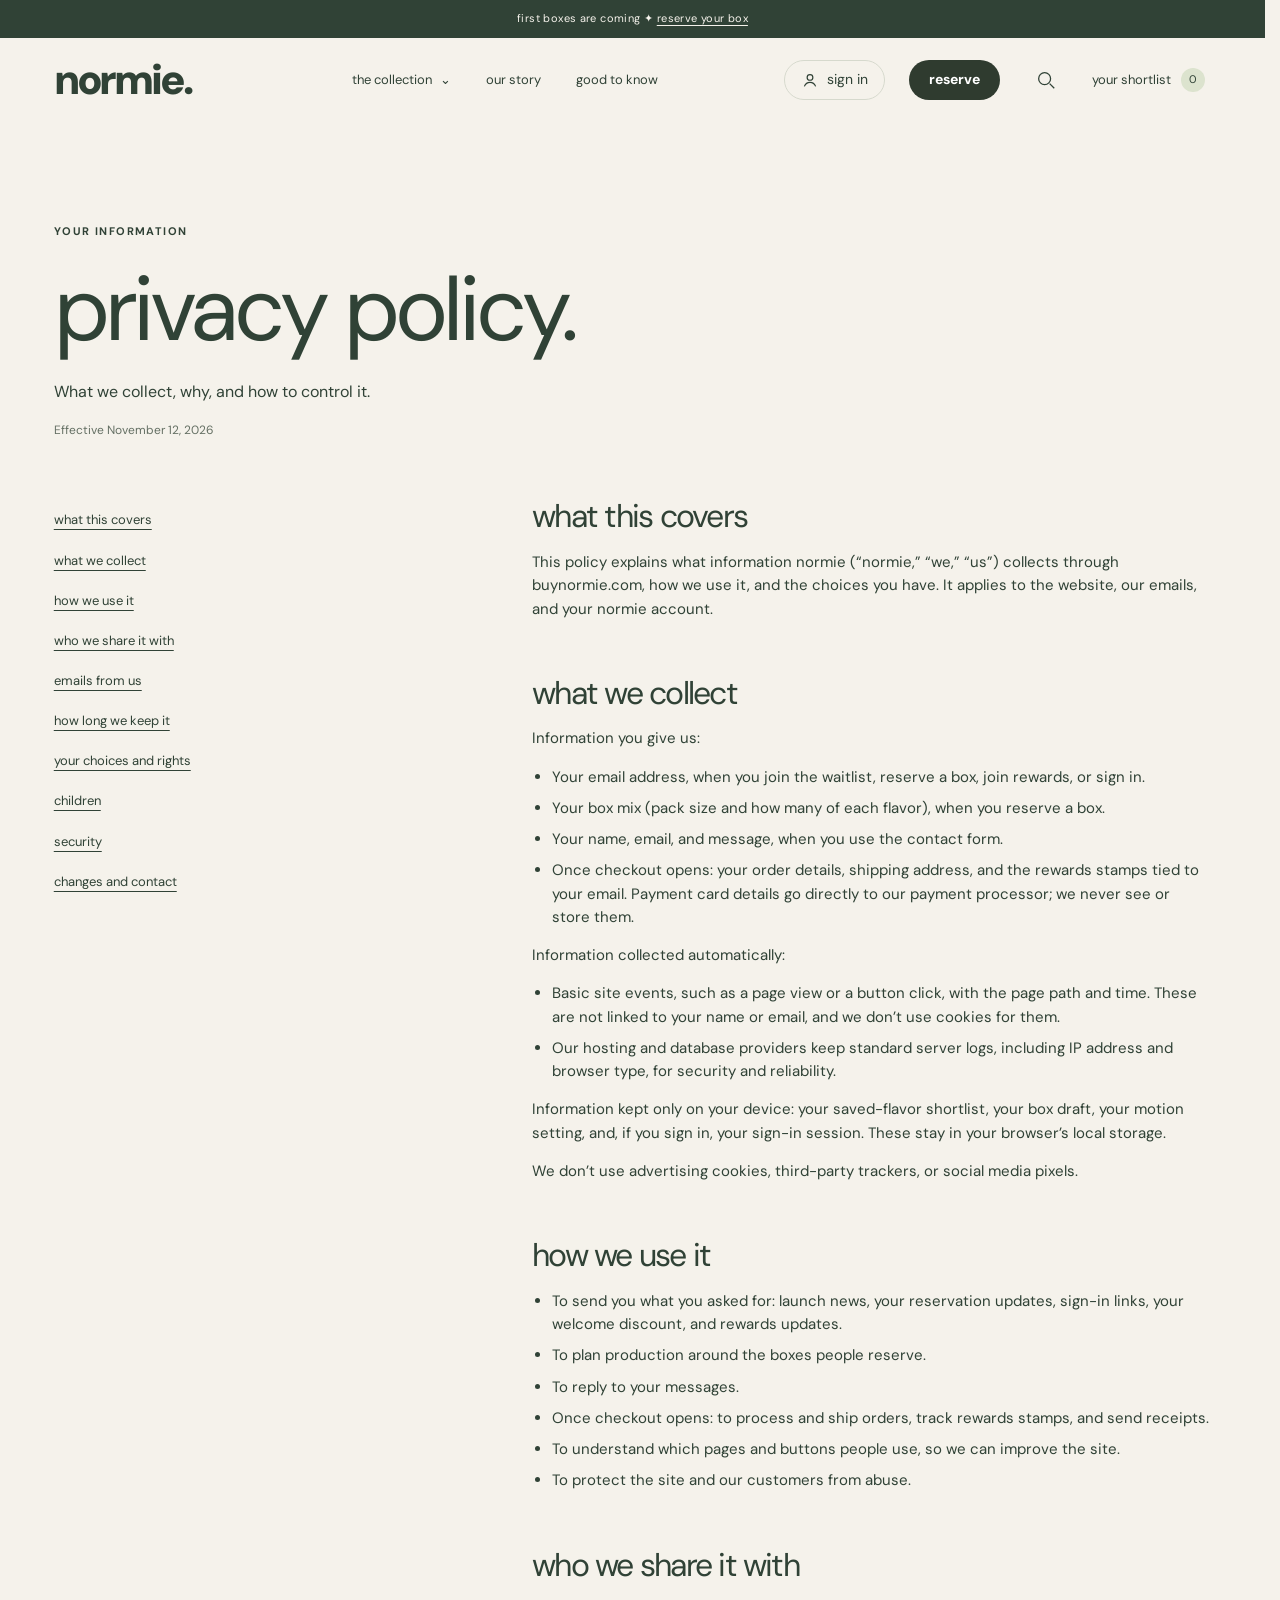
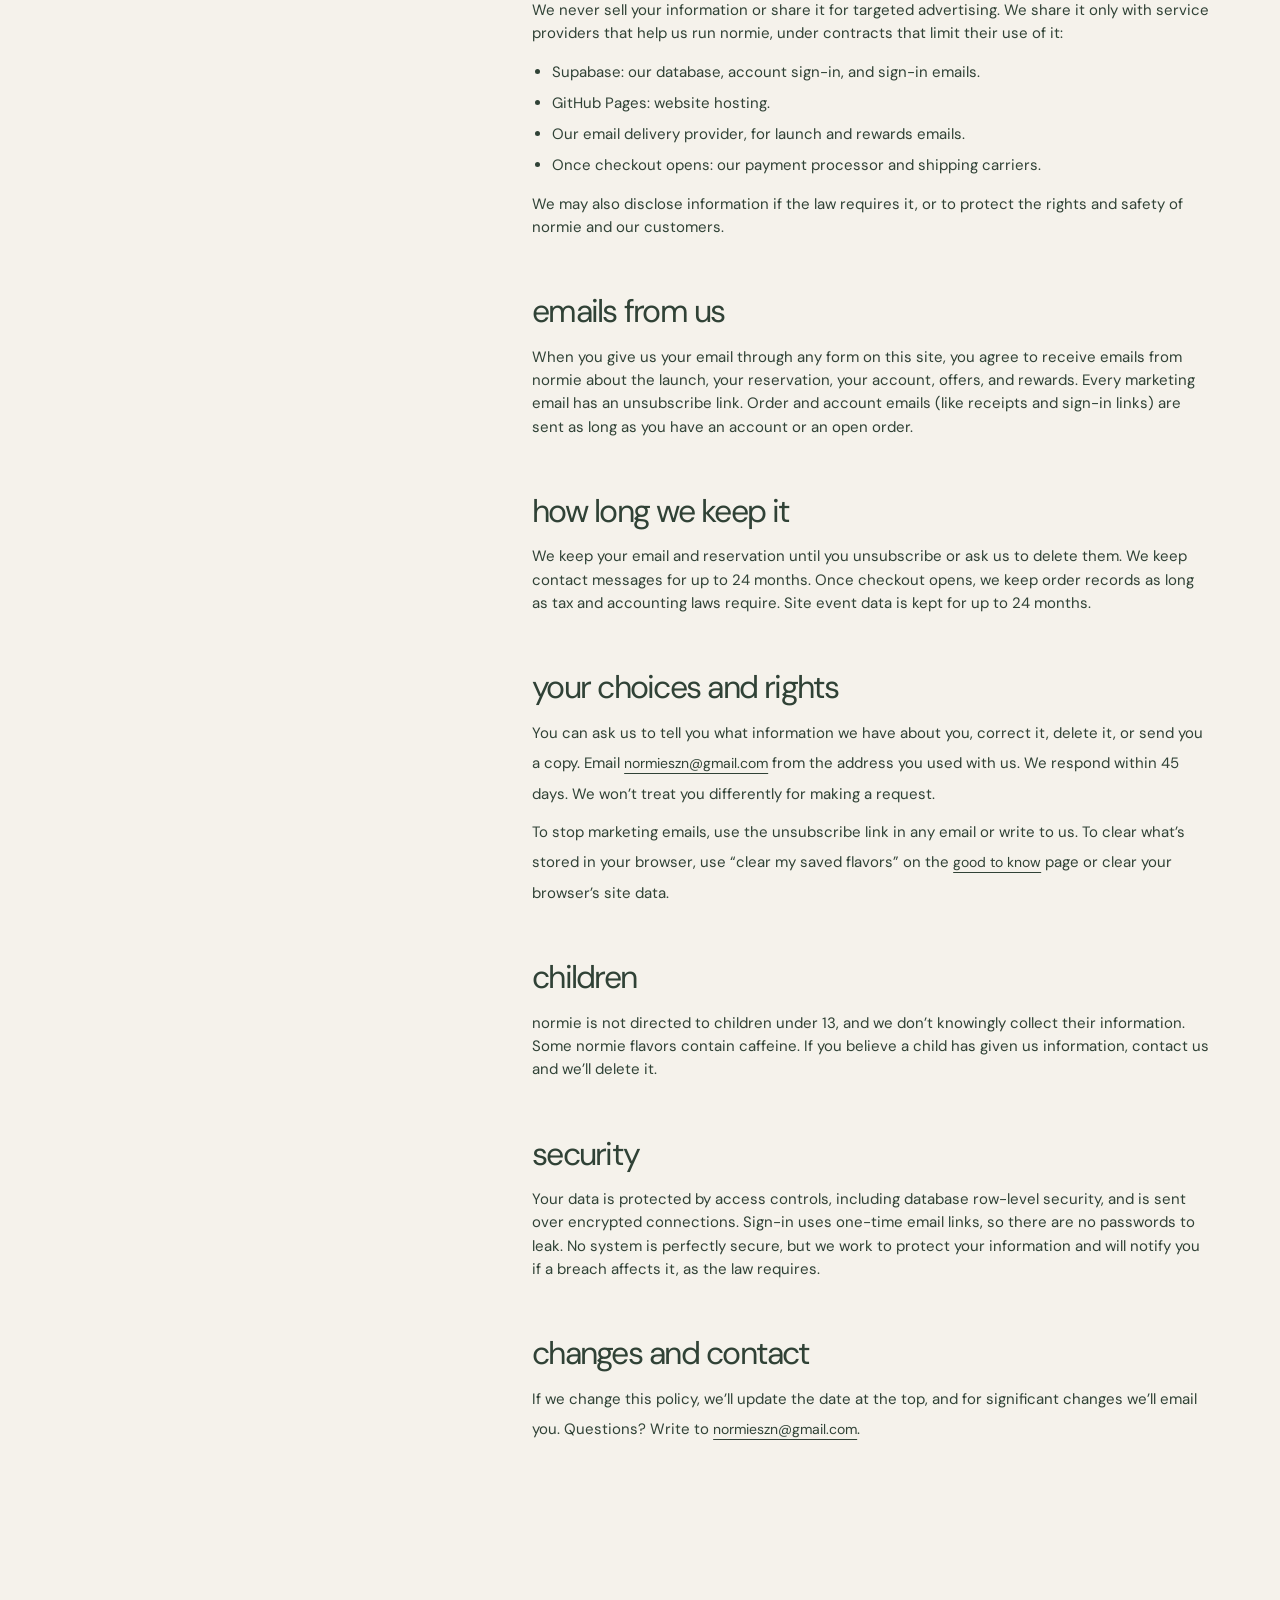
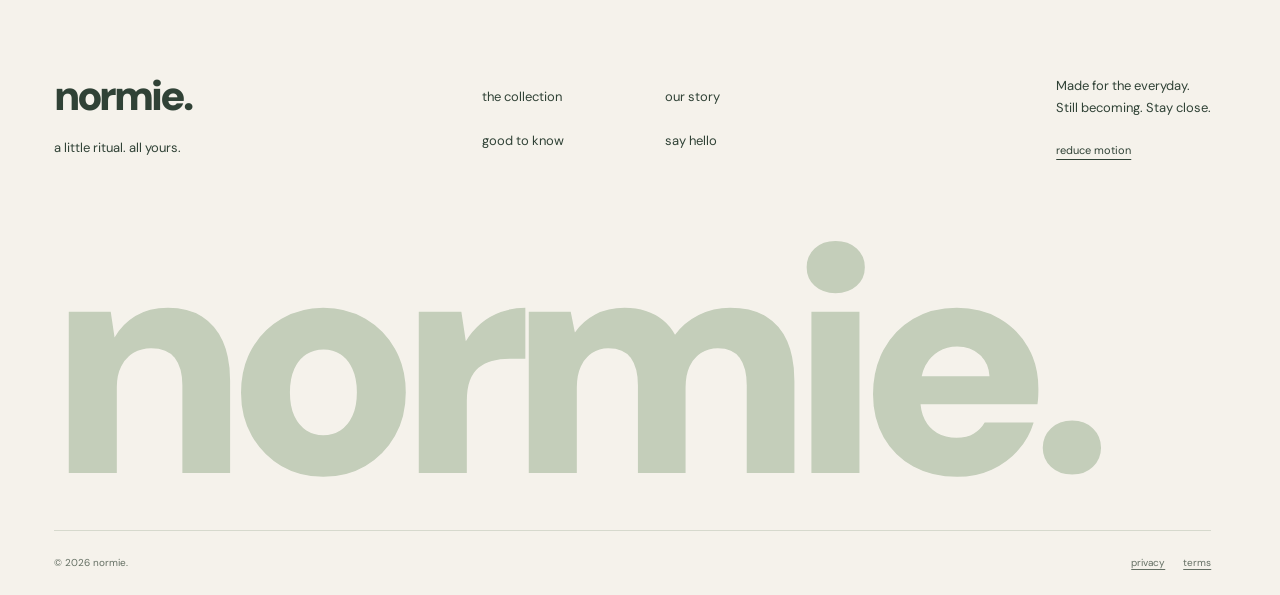
<file: privacy/index.html>
<!doctype html><html lang="en"><head><meta charset="UTF-8"><meta http-equiv="Content-Security-Policy" content="default-src 'self'; script-src 'self'; style-src 'self' 'unsafe-inline'; img-src 'self' data: blob:; media-src 'self'; font-src 'self'; connect-src 'self' https://*.supabase.co wss://*.supabase.co; form-action 'self'; base-uri 'self'; object-src 'none'"><meta name="referrer" content="strict-origin-when-cross-origin"><meta name="viewport" content="width=device-width,initial-scale=1"><meta name="theme-color" content="#f5f2eb"><meta name="description" content="How normie collects, uses, and protects your information, and the choices you have."><title>privacy policy — normie.</title><link rel="canonical" href="https://buynormie.com/privacy/"><meta property="og:type" content="website"><meta property="og:site_name" content="normie."><meta property="og:title" content="privacy policy — normie."><meta property="og:description" content="How normie collects, uses, and protects your information, and the choices you have."><meta property="og:url" content="https://buynormie.com/privacy/"><meta property="og:image" content="https://buynormie.com/assets/og-home.jpg"><meta property="og:image:width" content="1200"><meta property="og:image:height" content="630"><meta name="twitter:card" content="summary_large_image"><meta name="twitter:title" content="privacy policy — normie."><meta name="twitter:description" content="How normie collects, uses, and protects your information, and the choices you have."><meta name="twitter:image" content="https://buynormie.com/assets/og-home.jpg"><link rel="icon" href="../assets/favicon.svg"><link rel="preload" as="font" href="../assets/dm-sans-regular.ttf" type="font/ttf" crossorigin><link rel="stylesheet" href="../styles.css?v=20261116a"><script type="module" src="../app.js?v=20261116a"></script><script type="module" src="../studio-loader.js?v=20261116a"></script></head><body data-page="privacy"><a href="#main" class="skip-link">Skip to content</a><div class="announcement">first boxes are coming <span aria-hidden="true">✦</span> <a href="../index.html#order">reserve your box</a></div><header class="header"><div class="header-inner"><button class="icon-button mobile-only" data-open="menu" aria-label="Open menu"><span class="menu-icon" aria-hidden="true"></span></button><a class="wordmark" href="../index.html" aria-label="Normie home">normie.</a><nav class="desktop-nav" aria-label="Main navigation"><div class="nav-dropdown"><button class="nav-link" aria-expanded="false" aria-controls="collection-menu" data-nav-toggle>the collection <span aria-hidden="true">⌄</span></button><div class="mega-menu" id="collection-menu" hidden><p class="eyebrow">find your everyday</p><div class="mega-products"><a href="../products/matcha/index.html"><div class="image-frame " style="--product-color:#dce3ce"><img src="../assets/matcha.webp" alt="Normie matcha stick with a prepared drink." width="1024" height="1280" loading="lazy" decoding="async"><span class="image-error" hidden>normie. matcha<small>Image unavailable. Explore the flavor details below.</small></span></div><span>matcha ↗</span></a><a href="../products/acai/index.html"><div class="image-frame " style="--product-color:#ead8d9"><img src="../assets/acai.webp" alt="Normie açaí stick with a prepared drink." width="1024" height="1280" loading="lazy" decoding="async"><span class="image-error" hidden>normie. açaí<small>Image unavailable. Explore the flavor details below.</small></span></div><span>açaí ↗</span></a><a href="../products/coffee/index.html"><div class="image-frame " style="--product-color:#e4d7c7"><img src="../assets/coffee.webp" alt="Normie tiramisu coffee stick with a prepared drink." width="1024" height="1280" loading="lazy" decoding="async"><span class="image-error" hidden>normie. tiramisu coffee<small>Image unavailable. Explore the flavor details below.</small></span></div><span>tiramisu coffee ↗</span></a></div><a class="text-link" href="../collection/index.html">explore all flavors ↗</a></div></div><a class="nav-link" href="../about/index.html">our story</a><a class="nav-link" href="../help/index.html">good to know</a></nav><div class="header-actions"><a class="account-pill" href="../index.html#account" aria-label="Sign in or view your account"><svg viewBox="0 0 24 24" aria-hidden="true"><circle cx="12" cy="8.5" r="3.8"/><path d="M4.5 20.5c1.4-3.6 4.2-5.4 7.5-5.4s6.1 1.8 7.5 5.4"/></svg><span class="account-label">sign in</span></a><a class="order-pill" href="../index.html#order" data-track="cta_reserve_header">reserve</a><button class="icon-button" data-open="search" aria-label="Search flavors"><svg viewBox="0 0 24 24" aria-hidden="true"><circle cx="10.5" cy="10.5" r="6.5"/><path d="m16 16 5 5"/></svg></button><button class="bag-button" data-open="saved" aria-label="Your saved flavors"><span class="desktop-only">your shortlist</span><svg class="mobile-only" viewBox="0 0 24 24" aria-hidden="true"><path d="M5 5h14v17l-7-5-7 5z"/></svg><span class="save-count">0</span></button></div></div><div class="scroll-progress" aria-hidden="true"><span></span></div></header><div class="header-sentinel" aria-hidden="true"></div><main id="main"><section class="help-intro section"><p class="eyebrow">your information</p><h1>privacy policy.</h1><p>What we collect, why, and how to control it.</p><p class="small muted">Effective November 12, 2026</p></section><section class="help-layout legal section"><nav class="help-nav" aria-label="Sections"><a href="#covers">what this covers</a><a href="#collect">what we collect</a><a href="#use">how we use it</a><a href="#share">who we share it with</a><a href="#email">emails from us</a><a href="#retention">how long we keep it</a><a href="#rights">your choices and rights</a><a href="#children">children</a><a href="#security">security</a><a href="#changes">changes and contact</a></nav><div><section id="covers" class="legal-section"><h2>what this covers</h2><p>This policy explains what information normie (“normie,” “we,” “us”) collects through buynormie.com, how we use it, and the choices you have. It applies to the website, our emails, and your normie account.</p></section><section id="collect" class="legal-section"><h2>what we collect</h2><p>Information you give us:</p><ul><li>Your email address, when you join the waitlist, reserve a box, join rewards, or sign in.</li><li>Your box mix (pack size and how many of each flavor), when you reserve a box.</li><li>Your name, email, and message, when you use the contact form.</li><li>Once checkout opens: your order details, shipping address, and the rewards stamps tied to your email. Payment card details go directly to our payment processor; we never see or store them.</li></ul><p>Information collected automatically:</p><ul><li>Basic site events, such as a page view or a button click, with the page path and time. These are not linked to your name or email, and we don’t use cookies for them.</li><li>Our hosting and database providers keep standard server logs, including IP address and browser type, for security and reliability.</li></ul><p>Information kept only on your device: your saved-flavor shortlist, your box draft, your motion setting, and, if you sign in, your sign-in session. These stay in your browser’s local storage.</p><p>We don’t use advertising cookies, third-party trackers, or social media pixels.</p></section><section id="use" class="legal-section"><h2>how we use it</h2><ul><li>To send you what you asked for: launch news, your reservation updates, sign-in links, your welcome discount, and rewards updates.</li><li>To plan production around the boxes people reserve.</li><li>To reply to your messages.</li><li>Once checkout opens: to process and ship orders, track rewards stamps, and send receipts.</li><li>To understand which pages and buttons people use, so we can improve the site.</li><li>To protect the site and our customers from abuse.</li></ul></section><section id="share" class="legal-section"><h2>who we share it with</h2><p>We never sell your information or share it for targeted advertising. We share it only with service providers that help us run normie, under contracts that limit their use of it:</p><ul><li>Supabase: our database, account sign-in, and sign-in emails.</li><li>GitHub Pages: website hosting.</li><li>Our email delivery provider, for launch and rewards emails.</li><li>Once checkout opens: our payment processor and shipping carriers.</li></ul><p>We may also disclose information if the law requires it, or to protect the rights and safety of normie and our customers.</p></section><section id="email" class="legal-section"><h2>emails from us</h2><p>When you give us your email through any form on this site, you agree to receive emails from normie about the launch, your reservation, your account, offers, and rewards. Every marketing email has an unsubscribe link. Order and account emails (like receipts and sign-in links) are sent as long as you have an account or an open order.</p></section><section id="retention" class="legal-section"><h2>how long we keep it</h2><p>We keep your email and reservation until you unsubscribe or ask us to delete them. We keep contact messages for up to 24 months. Once checkout opens, we keep order records as long as tax and accounting laws require. Site event data is kept for up to 24 months.</p></section><section id="rights" class="legal-section"><h2>your choices and rights</h2><p>You can ask us to tell you what information we have about you, correct it, delete it, or send you a copy. Email <a class="text-link" href="mailto:normieszn@gmail.com">normieszn@gmail.com</a> from the address you used with us. We respond within 45 days. We won’t treat you differently for making a request.</p><p>To stop marketing emails, use the unsubscribe link in any email or write to us. To clear what’s stored in your browser, use “clear my saved flavors” on the <a class="text-link" href="../help/index.html#privacy">good to know</a> page or clear your browser’s site data.</p></section><section id="children" class="legal-section"><h2>children</h2><p>normie is not directed to children under 13, and we don’t knowingly collect their information. Some normie flavors contain caffeine. If you believe a child has given us information, contact us and we’ll delete it.</p></section><section id="security" class="legal-section"><h2>security</h2><p>Your data is protected by access controls, including database row-level security, and is sent over encrypted connections. Sign-in uses one-time email links, so there are no passwords to leak. No system is perfectly secure, but we work to protect your information and will notify you if a breach affects it, as the law requires.</p></section><section id="changes" class="legal-section"><h2>changes and contact</h2><p>If we change this policy, we’ll update the date at the top, and for significant changes we’ll email you. Questions? Write to <a class="text-link" href="mailto:normieszn@gmail.com">normieszn@gmail.com</a>.</p></section></div></section></main><footer><div class="footer-top"><div><a class="wordmark" href="../index.html">normie.</a><p>a little ritual. all yours.</p></div><nav aria-label="Footer navigation"><a class="nav-link" href="../collection/index.html">the collection</a><a class="nav-link" href="../about/index.html">our story</a><a class="nav-link" href="../help/index.html">good to know</a><a class="nav-link" href="../help/index.html#contact">say hello</a></nav><div class="footer-note">Made for the everyday.<br>Still becoming. Stay close.<button class="motion-setting text-link" aria-pressed="false">reduce motion</button></div></div><div class="footer-wordmark" aria-hidden="true">normie.</div><div class="footer-bottom"><span>© 2026 normie.</span><span class="footer-legal"><a href="../privacy/index.html">privacy</a><a href="../terms/index.html">terms</a></span></div></footer><dialog id="overlay" class="overlay" aria-labelledby="overlay-title"><div class="overlay-header"><h2 id="overlay-title"></h2><button class="icon-button" data-close aria-label="Close dialog">×</button></div><div id="overlay-body" class="overlay-body"></div></dialog><div id="global-status" class="sr-only" role="status" aria-live="polite"></div><noscript><style>.accordion-panel{grid-template-rows:1fr;opacity:1;visibility:visible}.accordion h3 button{pointer-events:none}</style><div class="no-js">Product pages and ingredient information are available. Enable JavaScript for search, saved flavors, and form previews.</div></noscript></body></html>
</file>
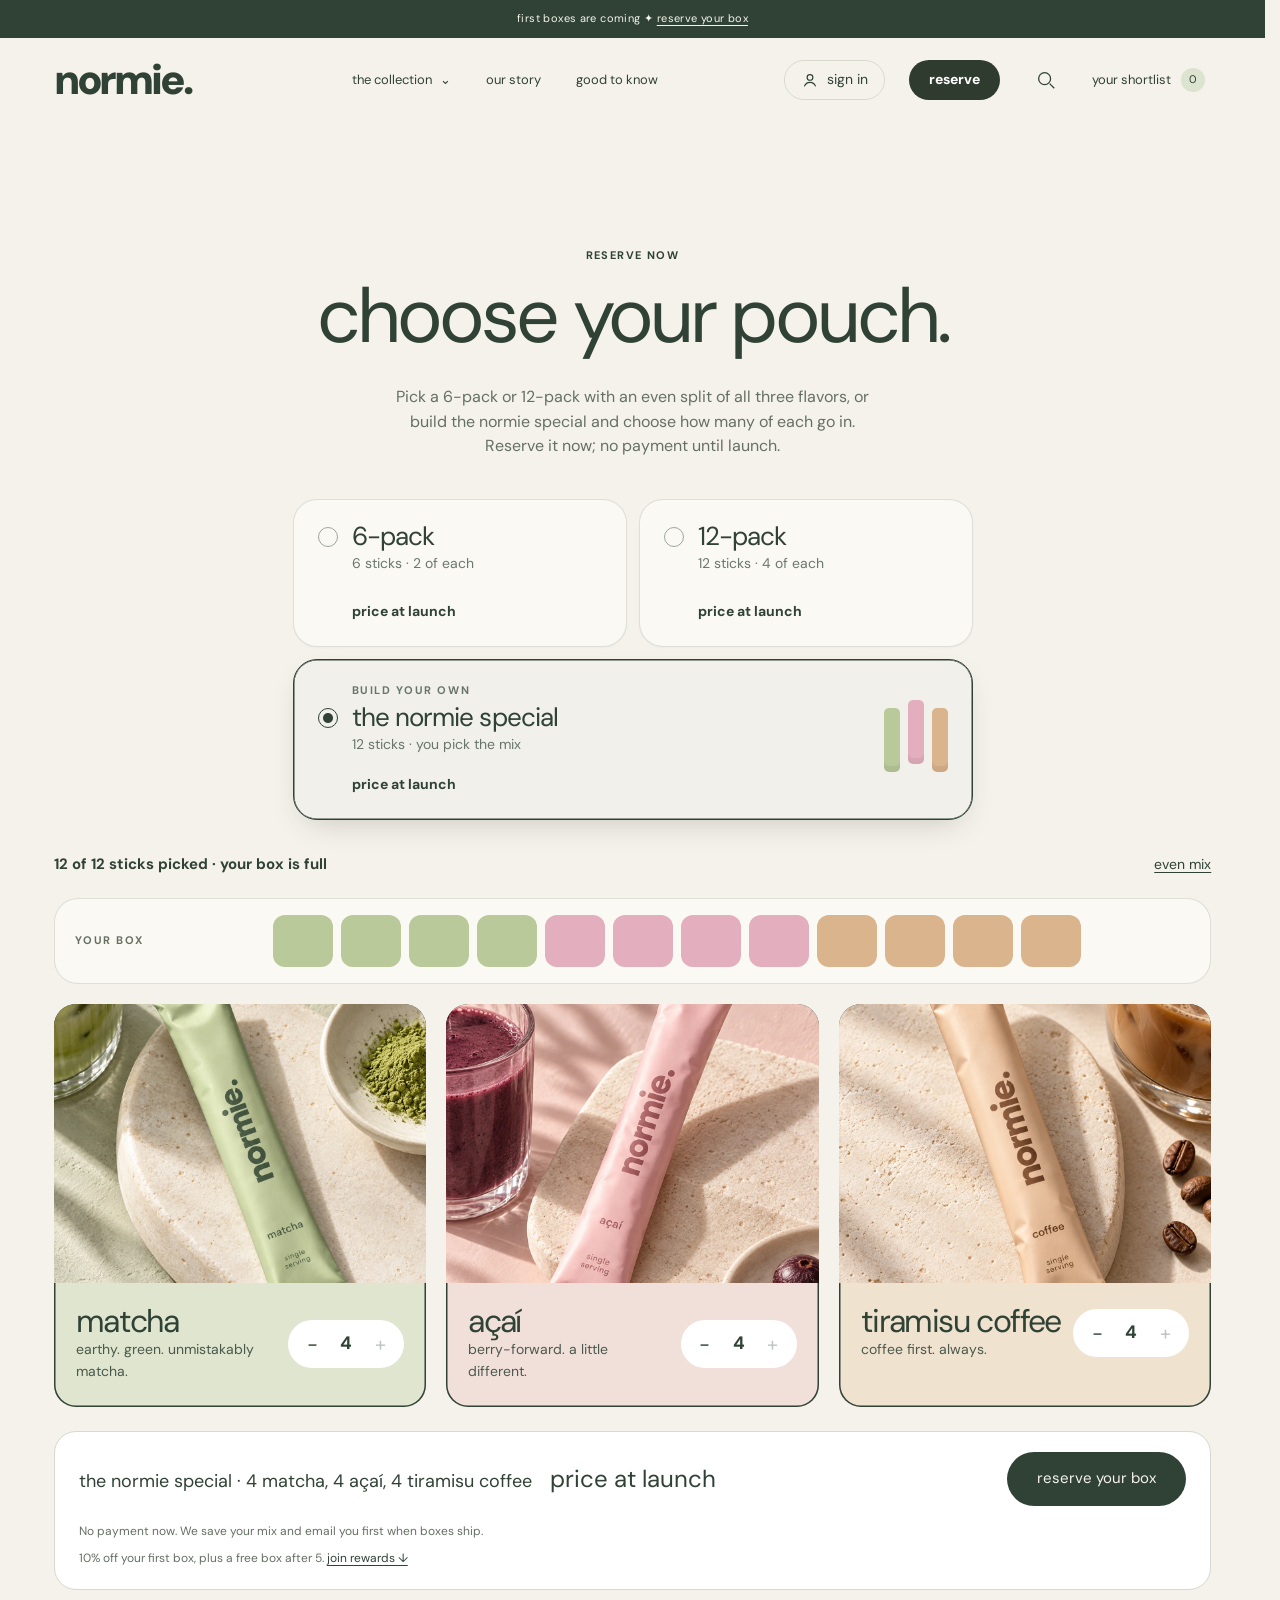
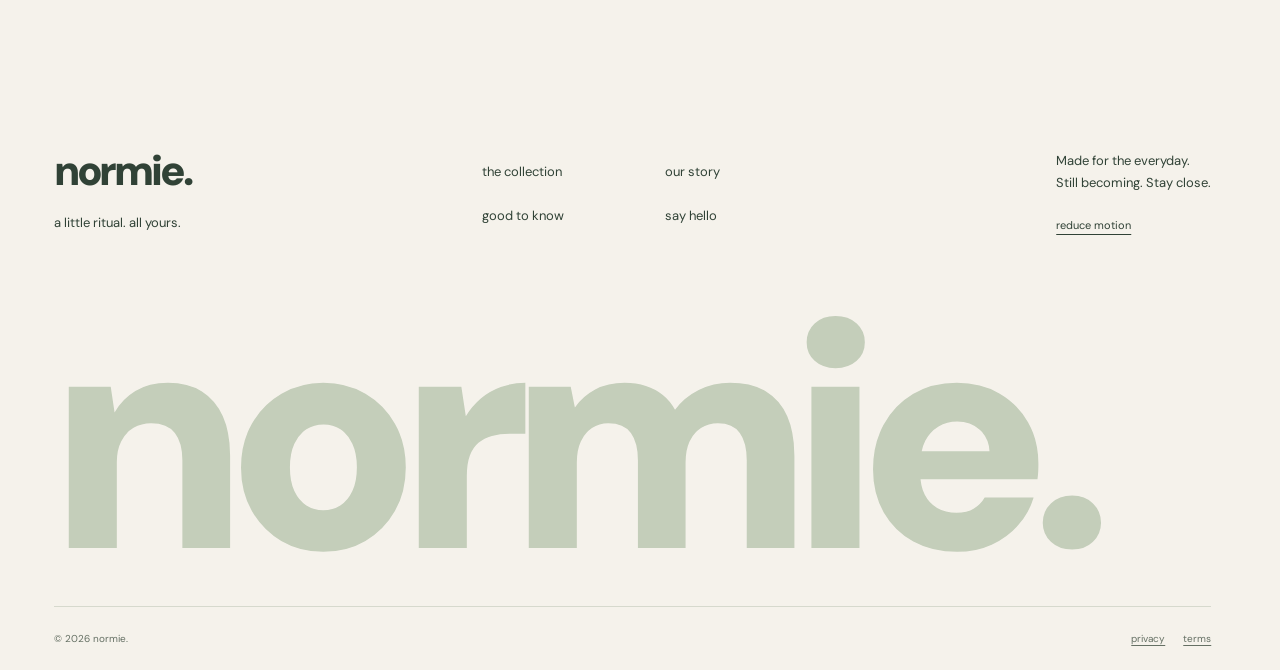
<file: reserve/index.html>
<!doctype html><html lang="en"><head><meta charset="UTF-8"><meta http-equiv="Content-Security-Policy" content="default-src 'self'; script-src 'self'; style-src 'self' 'unsafe-inline'; img-src 'self' data: blob:; media-src 'self'; font-src 'self'; connect-src 'self' https://*.supabase.co wss://*.supabase.co; form-action 'self'; base-uri 'self'; object-src 'none'"><meta name="referrer" content="strict-origin-when-cross-origin"><meta name="viewport" content="width=device-width,initial-scale=1"><meta name="theme-color" content="#f5f2eb"><meta name="description" content="Reserve your first normie. box: a 6-pack, a 12-pack, or the normie special with your own mix of matcha, açaí and tiramisu coffee. No payment until launch."><title>reserve your box — normie.</title><link rel="canonical" href="https://buynormie.com/reserve/"><meta property="og:type" content="website"><meta property="og:site_name" content="normie."><meta property="og:title" content="reserve your box — normie."><meta property="og:description" content="Meet all three normie flavors: matcha, açaí, and tiramisu coffee. Get them in a 6- or 12-pack, or build your own mix."><meta property="og:url" content="https://buynormie.com/collection/"><meta property="og:image" content="https://buynormie.com/assets/og-home.jpg"><meta property="og:image:width" content="1200"><meta property="og:image:height" content="630"><meta name="twitter:card" content="summary_large_image"><meta name="twitter:title" content="reserve your box — normie."><meta name="twitter:description" content="Meet all three normie flavors: matcha, açaí, and tiramisu coffee. Get them in a 6- or 12-pack, or build your own mix."><meta name="twitter:image" content="https://buynormie.com/assets/og-home.jpg"><link rel="icon" href="../assets/favicon.svg"><link rel="preload" as="font" href="../assets/dm-sans-regular.ttf" type="font/ttf" crossorigin><link rel="stylesheet" href="../styles.css?v=20261116a"><script type="module" src="../app.js?v=20261116a"></script></head><body data-page="collection"><a href="#main" class="skip-link">Skip to content</a><div class="announcement">first boxes are coming <span aria-hidden="true">✦</span> <a href="../index.html#order">reserve your box</a></div><header class="header"><div class="header-inner"><button class="icon-button mobile-only" data-open="menu" aria-label="Open menu"><span class="menu-icon" aria-hidden="true"></span></button><a class="wordmark" href="../index.html" aria-label="Normie home">normie.</a><nav class="desktop-nav" aria-label="Main navigation"><div class="nav-dropdown"><button class="nav-link" aria-expanded="false" aria-controls="collection-menu" data-nav-toggle>the collection <span aria-hidden="true">⌄</span></button><div class="mega-menu" id="collection-menu" hidden><p class="eyebrow">find your everyday</p><div class="mega-products"><a href="../products/matcha/index.html"><div class="image-frame " style="--product-color:#dce3ce"><img src="../assets/matcha.webp" alt="Normie matcha stick with a prepared drink." width="1024" height="1280" loading="lazy" decoding="async"><span class="image-error" hidden>normie. matcha<small>Image unavailable. Explore the flavor details below.</small></span></div><span>matcha ↗</span></a><a href="../products/acai/index.html"><div class="image-frame " style="--product-color:#ead8d9"><img src="../assets/acai.webp" alt="Normie açaí stick with a prepared drink." width="1024" height="1280" loading="lazy" decoding="async"><span class="image-error" hidden>normie. açaí<small>Image unavailable. Explore the flavor details below.</small></span></div><span>açaí ↗</span></a><a href="../products/coffee/index.html"><div class="image-frame " style="--product-color:#e4d7c7"><img src="../assets/coffee.webp" alt="Normie tiramisu coffee stick with a prepared drink." width="1024" height="1280" loading="lazy" decoding="async"><span class="image-error" hidden>normie. tiramisu coffee<small>Image unavailable. Explore the flavor details below.</small></span></div><span>tiramisu coffee ↗</span></a></div><a class="text-link" href="../collection/index.html">explore all flavors ↗</a></div></div><a class="nav-link" href="../about/index.html">our story</a><a class="nav-link" href="../help/index.html">good to know</a></nav><div class="header-actions"><a class="account-pill" href="../index.html#account" aria-label="Sign in or view your account"><svg viewBox="0 0 24 24" aria-hidden="true"><circle cx="12" cy="8.5" r="3.8"/><path d="M4.5 20.5c1.4-3.6 4.2-5.4 7.5-5.4s6.1 1.8 7.5 5.4"/></svg><span class="account-label">sign in</span></a><a class="order-pill" href="./index.html" data-track="cta_reserve_header">reserve</a><button class="icon-button" data-open="search" aria-label="Search flavors"><svg viewBox="0 0 24 24" aria-hidden="true"><circle cx="10.5" cy="10.5" r="6.5"/><path d="m16 16 5 5"/></svg></button><button class="bag-button" data-open="saved" aria-label="Your saved flavors"><span class="desktop-only">your shortlist</span><svg class="mobile-only" viewBox="0 0 24 24" aria-hidden="true"><path d="M5 5h14v17l-7-5-7 5z"/></svg><span class="save-count">0</span></button></div></div><div class="scroll-progress" aria-hidden="true"><span></span></div></header><div class="header-sentinel" aria-hidden="true"></div><main id="main" class="reserve-page"><section class="order pop-order" id="order" aria-labelledby="order-title"><div class="pop-order-head"><p class="pop-kicker">reserve now</p><h1 id="order-title">choose your pouch.</h1><p class="order-sub">Pick a 6-pack or 12-pack with an even split of all three flavors, or build the normie special and choose how many of each go in. Reserve it now; no payment until launch.</p><p class="waitlist-count" data-waitlist-count hidden><span class="status-dot" aria-hidden="true"></span><span data-count></span> people are waiting for their first box</p></div><div class="pack-picker" role="radiogroup" aria-label="Pack size"><button type="button" role="radio" aria-checked="false" data-pack="6"><span class="pack-radio" aria-hidden="true"></span><span class="pack-name">6-pack</span><span class="pack-meta">6 sticks · 2 of each</span><span class="pack-price" data-pack-price="6">price at launch</span><span class="pack-per" data-pack-per="6"></span></button><button type="button" role="radio" aria-checked="false" data-pack="12"><span class="pack-radio" aria-hidden="true"></span><span class="pack-name">12-pack</span><span class="pack-meta">12 sticks · 4 of each</span><span class="pack-price" data-pack-price="12">price at launch</span><span class="pack-per" data-pack-per="12"></span></button><button type="button" role="radio" aria-checked="true" data-pack="special" class="pack-special"><span class="pack-radio" aria-hidden="true"></span><span class="pack-badge">build your own</span><span class="pack-name">the normie special</span><span class="pack-meta">12 sticks · you pick the mix</span><span class="pack-price" data-pack-price="special">price at launch</span><span class="pack-per" data-pack-per="special"></span><span class="pack-swatches" aria-hidden="true"><i class="sw-matcha"></i><i class="sw-acai"></i><i class="sw-coffee"></i></span></button></div><div class="mix-bar"><p data-mix-progress aria-live="polite">12 of 12 sticks picked · your box is full</p><button type="button" class="mix-even" data-mix-even>even mix</button></div><div class="box-slots-wrap"><p class="box-slots-label">your box</p><ol class="box-slots" data-box-slots aria-label="Sticks in your box"></ol></div><ul class="order-list tiles"><li class="order-row tile tile-matcha" data-flavor="matcha"><div class="tile-media"><img src="../assets/matcha.webp" alt="normie matcha stick with a prepared drink." width="1024" height="1280" loading="lazy" decoding="async"></div><div class="tile-body"><div class="order-pick"><span class="order-name">matcha</span><span class="order-note">earthy. green. unmistakably matcha.</span></div><div class="stepper" role="group" aria-label="matcha sticks"><button type="button" data-step="-1" aria-label="One less matcha stick">−</button><output data-qty aria-live="polite">4</output><button type="button" data-step="1" aria-label="One more matcha stick">+</button></div></div></li><li class="order-row tile tile-acai" data-flavor="acai"><div class="tile-media"><img src="../assets/acai.webp" alt="normie açaí stick with a prepared drink." width="1024" height="1280" loading="lazy" decoding="async"></div><div class="tile-body"><div class="order-pick"><span class="order-name">açaí</span><span class="order-note">berry-forward. a little different.</span></div><div class="stepper" role="group" aria-label="açaí sticks"><button type="button" data-step="-1" aria-label="One less açaí stick">−</button><output data-qty aria-live="polite">4</output><button type="button" data-step="1" aria-label="One more açaí stick">+</button></div></div></li><li class="order-row tile tile-coffee" data-flavor="coffee"><div class="tile-media"><img src="../assets/coffee.webp" alt="normie tiramisu coffee stick with a prepared drink." width="1024" height="1280" loading="lazy" decoding="async"></div><div class="tile-body"><div class="order-pick"><span class="order-name">tiramisu coffee</span><span class="order-note">coffee first. always.</span></div><div class="stepper" role="group" aria-label="coffee sticks"><button type="button" data-step="-1" aria-label="One less tiramisu coffee stick">−</button><output data-qty aria-live="polite">4</output><button type="button" data-step="1" aria-label="One more tiramisu coffee stick">+</button></div></div></li></ul><div class="order-panel order-bar"><div class="order-summary"><p class="order-count" data-mix-summary>the normie special · 4 matcha, 4 açaí, 4 tiramisu coffee</p><p class="order-total" data-summary-total>price at launch</p></div><button type="button" class="pop-btn order-checkout" data-checkout data-track="cta_reserve_builder"><span>reserve your box</span></button><p class="small order-status" data-order-status aria-live="polite">No payment now. We save your mix and email you first when boxes ship.</p><form class="reserve-form" data-reserve-form novalidate hidden><p class="reserve-mix" data-reserve-mix></p><label for="reserve-email">email for your reservation</label><div class="rewards-field"><input id="reserve-email" name="email" type="email" autocomplete="email" placeholder="you@email.com" required><button type="submit" class="pop-btn">save my box</button></div><p class="small rewards-status" data-reserve-status aria-live="polite">We’ll email you first when boxes ship. Unsubscribe anytime. See our <a href="../privacy/index.html">Privacy Policy</a> and <a href="../terms/index.html">Terms</a>.</p></form><p class="small order-rewards-note">10% off your first box, plus a free box after 5. <a href="../index.html#rewards">join rewards ↓</a></p></div></section></main></main><footer><div class="footer-top"><div><a class="wordmark" href="../index.html">normie.</a><p>a little ritual. all yours.</p></div><nav aria-label="Footer navigation"><a class="nav-link" href="../collection/index.html">the collection</a><a class="nav-link" href="../about/index.html">our story</a><a class="nav-link" href="../help/index.html">good to know</a><a class="nav-link" href="../help/index.html#contact">say hello</a></nav><div class="footer-note">Made for the everyday.<br>Still becoming. Stay close.<button class="motion-setting text-link" aria-pressed="false">reduce motion</button></div></div><div class="footer-wordmark" aria-hidden="true">normie.</div><div class="footer-bottom"><span>© 2026 normie.</span><span class="footer-legal"><a href="../privacy/index.html">privacy</a><a href="../terms/index.html">terms</a></span></div></footer><dialog id="overlay" class="overlay" aria-labelledby="overlay-title"><div class="overlay-header"><h2 id="overlay-title"></h2><button class="icon-button" data-close aria-label="Close dialog">×</button></div><div id="overlay-body" class="overlay-body"></div></dialog><div id="global-status" class="sr-only" role="status" aria-live="polite"></div><noscript><style>.accordion-panel{grid-template-rows:1fr;opacity:1;visibility:visible}.accordion h3 button{pointer-events:none}</style><div class="no-js">Product pages and ingredient information are available. Enable JavaScript for search, saved flavors, and form previews.</div></noscript><dialog class="account-dlg" data-account aria-labelledby="account-title"><button type="button" class="rewards-pop-close" data-account-close aria-label="Close">×</button><div class="account-body"><p class="pop-kicker">your normie account</p><div data-account-out><h2 id="account-title">sign in or join.</h2><p class="rewards-lead">No password needed. We email you a secure sign-in link. New here? The same link creates your account and starts your rewards card.</p><form class="rewards-form" data-signin-form novalidate><label for="signin-email">email address</label><div class="rewards-field"><input id="signin-email" type="email" autocomplete="email" placeholder="you@email.com" required><button type="submit" class="pop-btn">email me a link</button></div><p class="small rewards-status" data-signin-status aria-live="polite">By joining you agree to get order and rewards emails. Unsubscribe anytime. See our <a href="../privacy/index.html">Privacy Policy</a> and <a href="../terms/index.html">Terms</a>.</p></form></div><div data-account-in hidden><h2>welcome back.</h2><p class="account-email" data-account-email></p><div class="account-block" data-account-welcome hidden><p class="pop-kicker">welcome offer</p><p><span data-account-welcome-text></span> <code class="account-code" data-account-code></code></p></div><div class="account-block"><p class="pop-kicker">rewards</p><p data-account-stamps></p></div><div class="account-block"><p class="pop-kicker">orders</p><ul class="account-orders" data-account-orders></ul></div><button type="button" class="rewards-pop-skip" data-signout>sign out</button></div></div></dialog><script src="../vendor/supabase.js"></script><script type="module" src="../order.js?v=20261116a"></script><script type="module" src="../fx.js?v=20261116a"></script></body></html>
</file>
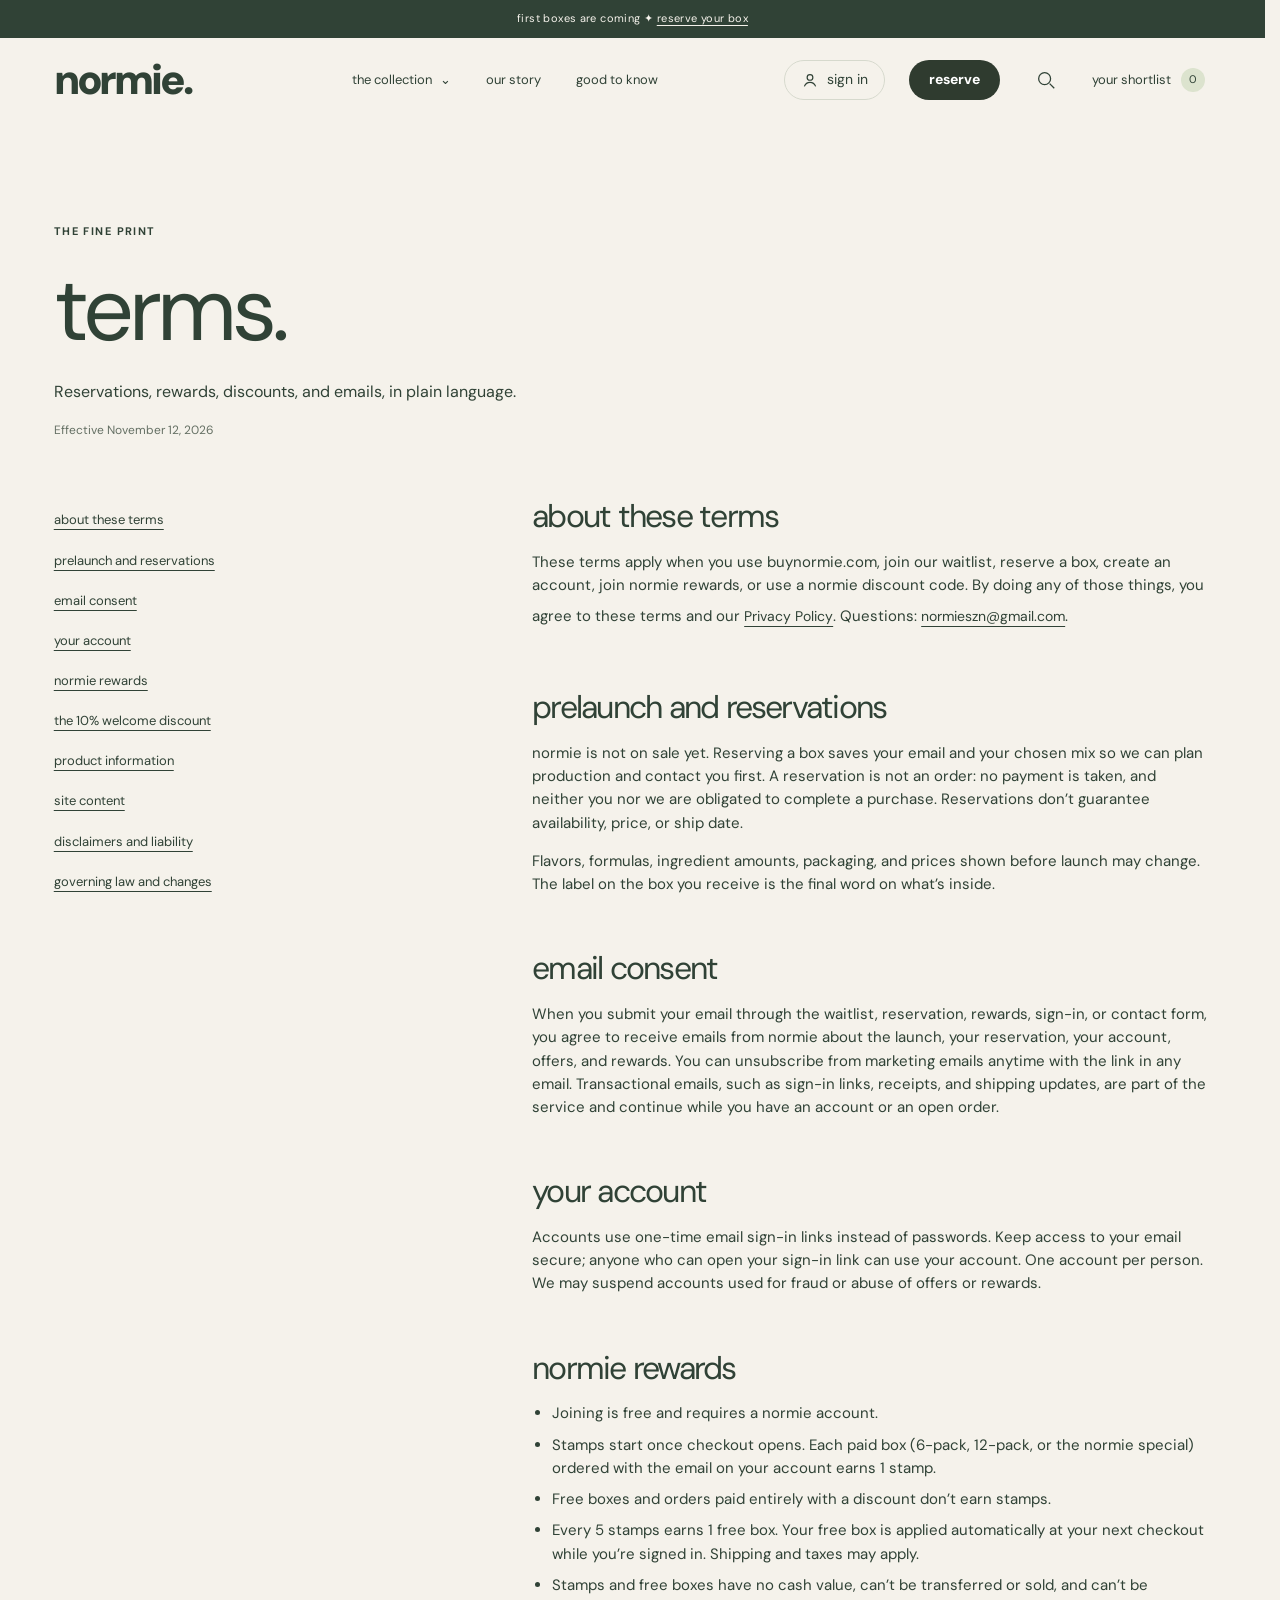
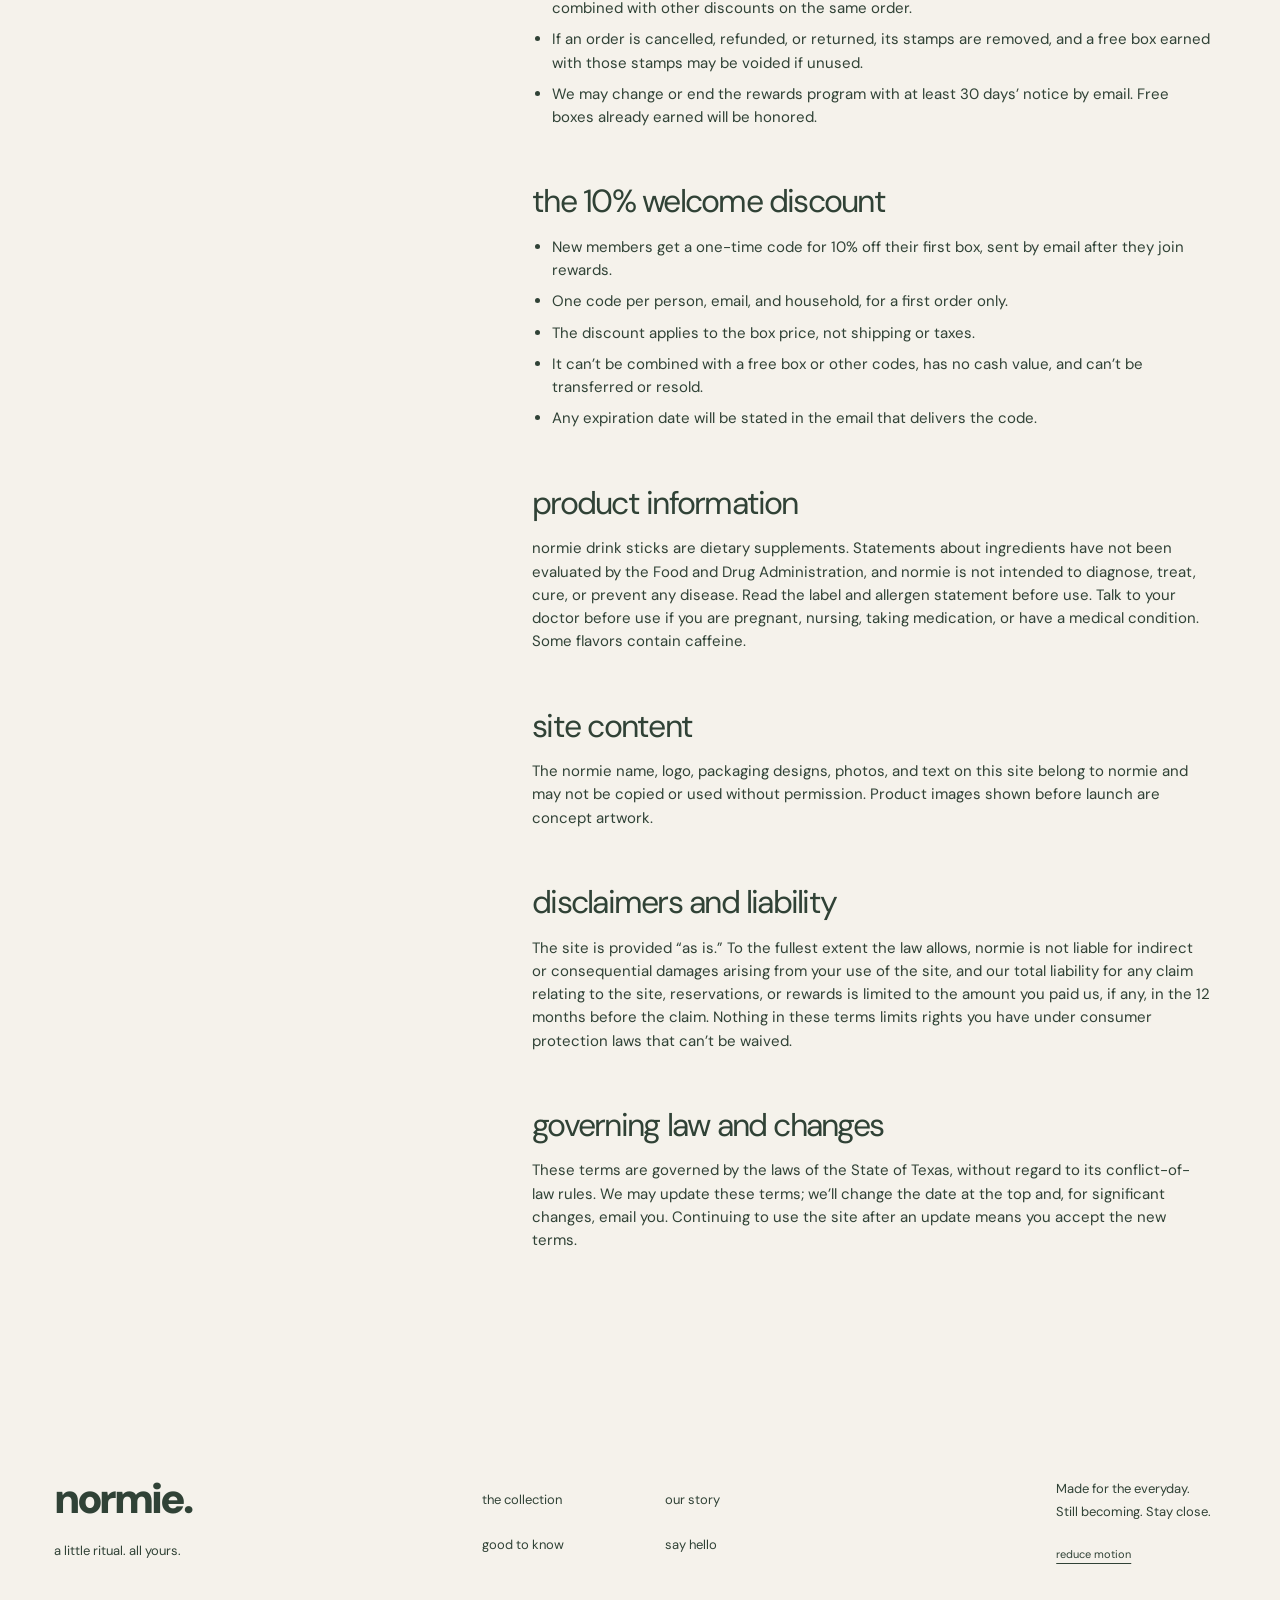
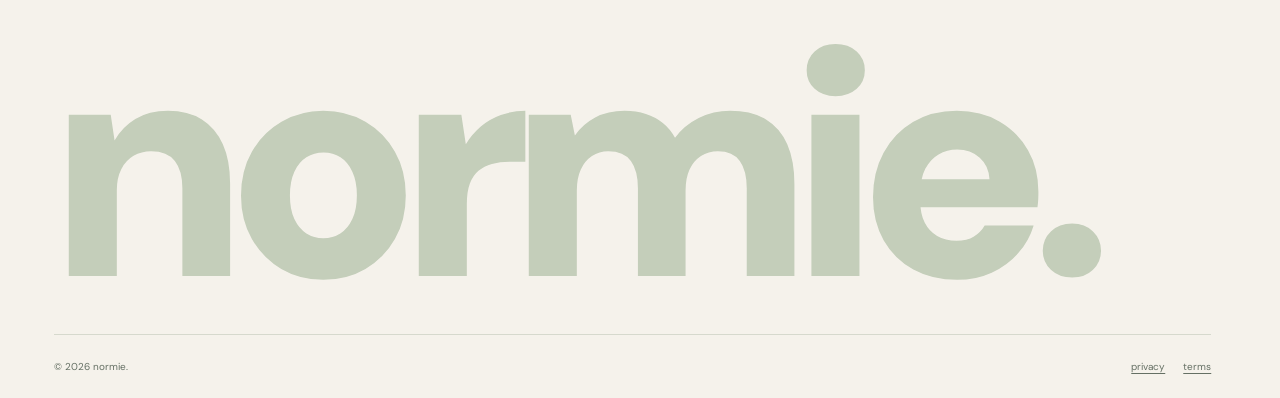
<file: terms/index.html>
<!doctype html><html lang="en"><head><meta charset="UTF-8"><meta http-equiv="Content-Security-Policy" content="default-src 'self'; script-src 'self'; style-src 'self' 'unsafe-inline'; img-src 'self' data: blob:; media-src 'self'; font-src 'self'; connect-src 'self' https://*.supabase.co wss://*.supabase.co; form-action 'self'; base-uri 'self'; object-src 'none'"><meta name="referrer" content="strict-origin-when-cross-origin"><meta name="viewport" content="width=device-width,initial-scale=1"><meta name="theme-color" content="#f5f2eb"><meta name="description" content="normie terms: reservations, rewards, the 10% welcome discount, and email consent."><title>terms — normie.</title><link rel="canonical" href="https://buynormie.com/terms/"><meta property="og:type" content="website"><meta property="og:site_name" content="normie."><meta property="og:title" content="terms — normie."><meta property="og:description" content="normie terms: reservations, rewards, the 10% welcome discount, and email consent."><meta property="og:url" content="https://buynormie.com/terms/"><meta property="og:image" content="https://buynormie.com/assets/og-home.jpg"><meta property="og:image:width" content="1200"><meta property="og:image:height" content="630"><meta name="twitter:card" content="summary_large_image"><meta name="twitter:title" content="terms — normie."><meta name="twitter:description" content="normie terms: reservations, rewards, the 10% welcome discount, and email consent."><meta name="twitter:image" content="https://buynormie.com/assets/og-home.jpg"><link rel="icon" href="../assets/favicon.svg"><link rel="preload" as="font" href="../assets/dm-sans-regular.ttf" type="font/ttf" crossorigin><link rel="stylesheet" href="../styles.css?v=20261116a"><script type="module" src="../app.js?v=20261116a"></script><script type="module" src="../studio-loader.js?v=20261116a"></script></head><body data-page="terms"><a href="#main" class="skip-link">Skip to content</a><div class="announcement">first boxes are coming <span aria-hidden="true">✦</span> <a href="../index.html#order">reserve your box</a></div><header class="header"><div class="header-inner"><button class="icon-button mobile-only" data-open="menu" aria-label="Open menu"><span class="menu-icon" aria-hidden="true"></span></button><a class="wordmark" href="../index.html" aria-label="Normie home">normie.</a><nav class="desktop-nav" aria-label="Main navigation"><div class="nav-dropdown"><button class="nav-link" aria-expanded="false" aria-controls="collection-menu" data-nav-toggle>the collection <span aria-hidden="true">⌄</span></button><div class="mega-menu" id="collection-menu" hidden><p class="eyebrow">find your everyday</p><div class="mega-products"><a href="../products/matcha/index.html"><div class="image-frame " style="--product-color:#dce3ce"><img src="../assets/matcha.webp" alt="Normie matcha stick with a prepared drink." width="1024" height="1280" loading="lazy" decoding="async"><span class="image-error" hidden>normie. matcha<small>Image unavailable. Explore the flavor details below.</small></span></div><span>matcha ↗</span></a><a href="../products/acai/index.html"><div class="image-frame " style="--product-color:#ead8d9"><img src="../assets/acai.webp" alt="Normie açaí stick with a prepared drink." width="1024" height="1280" loading="lazy" decoding="async"><span class="image-error" hidden>normie. açaí<small>Image unavailable. Explore the flavor details below.</small></span></div><span>açaí ↗</span></a><a href="../products/coffee/index.html"><div class="image-frame " style="--product-color:#e4d7c7"><img src="../assets/coffee.webp" alt="Normie tiramisu coffee stick with a prepared drink." width="1024" height="1280" loading="lazy" decoding="async"><span class="image-error" hidden>normie. tiramisu coffee<small>Image unavailable. Explore the flavor details below.</small></span></div><span>tiramisu coffee ↗</span></a></div><a class="text-link" href="../collection/index.html">explore all flavors ↗</a></div></div><a class="nav-link" href="../about/index.html">our story</a><a class="nav-link" href="../help/index.html">good to know</a></nav><div class="header-actions"><a class="account-pill" href="../index.html#account" aria-label="Sign in or view your account"><svg viewBox="0 0 24 24" aria-hidden="true"><circle cx="12" cy="8.5" r="3.8"/><path d="M4.5 20.5c1.4-3.6 4.2-5.4 7.5-5.4s6.1 1.8 7.5 5.4"/></svg><span class="account-label">sign in</span></a><a class="order-pill" href="../index.html#order" data-track="cta_reserve_header">reserve</a><button class="icon-button" data-open="search" aria-label="Search flavors"><svg viewBox="0 0 24 24" aria-hidden="true"><circle cx="10.5" cy="10.5" r="6.5"/><path d="m16 16 5 5"/></svg></button><button class="bag-button" data-open="saved" aria-label="Your saved flavors"><span class="desktop-only">your shortlist</span><svg class="mobile-only" viewBox="0 0 24 24" aria-hidden="true"><path d="M5 5h14v17l-7-5-7 5z"/></svg><span class="save-count">0</span></button></div></div><div class="scroll-progress" aria-hidden="true"><span></span></div></header><div class="header-sentinel" aria-hidden="true"></div><main id="main"><section class="help-intro section"><p class="eyebrow">the fine print</p><h1>terms.</h1><p>Reservations, rewards, discounts, and emails, in plain language.</p><p class="small muted">Effective November 12, 2026</p></section><section class="help-layout legal section"><nav class="help-nav" aria-label="Sections"><a href="#about">about these terms</a><a href="#reservations">prelaunch and reservations</a><a href="#email">email consent</a><a href="#accounts">your account</a><a href="#rewards">normie rewards</a><a href="#discount">the 10% welcome discount</a><a href="#product">product information</a><a href="#site">site content</a><a href="#liability">disclaimers and liability</a><a href="#law">governing law and changes</a></nav><div><section id="about" class="legal-section"><h2>about these terms</h2><p>These terms apply when you use buynormie.com, join our waitlist, reserve a box, create an account, join normie rewards, or use a normie discount code. By doing any of those things, you agree to these terms and our <a class="text-link" href="../privacy/index.html">Privacy Policy</a>. Questions: <a class="text-link" href="mailto:normieszn@gmail.com">normieszn@gmail.com</a>.</p></section><section id="reservations" class="legal-section"><h2>prelaunch and reservations</h2><p>normie is not on sale yet. Reserving a box saves your email and your chosen mix so we can plan production and contact you first. A reservation is not an order: no payment is taken, and neither you nor we are obligated to complete a purchase. Reservations don’t guarantee availability, price, or ship date.</p><p>Flavors, formulas, ingredient amounts, packaging, and prices shown before launch may change. The label on the box you receive is the final word on what’s inside.</p></section><section id="email" class="legal-section"><h2>email consent</h2><p>When you submit your email through the waitlist, reservation, rewards, sign-in, or contact form, you agree to receive emails from normie about the launch, your reservation, your account, offers, and rewards. You can unsubscribe from marketing emails anytime with the link in any email. Transactional emails, such as sign-in links, receipts, and shipping updates, are part of the service and continue while you have an account or an open order.</p></section><section id="accounts" class="legal-section"><h2>your account</h2><p>Accounts use one-time email sign-in links instead of passwords. Keep access to your email secure; anyone who can open your sign-in link can use your account. One account per person. We may suspend accounts used for fraud or abuse of offers or rewards.</p></section><section id="rewards" class="legal-section"><h2>normie rewards</h2><ul><li>Joining is free and requires a normie account.</li><li>Stamps start once checkout opens. Each paid box (6-pack, 12-pack, or the normie special) ordered with the email on your account earns 1 stamp.</li><li>Free boxes and orders paid entirely with a discount don’t earn stamps.</li><li>Every 5 stamps earns 1 free box. Your free box is applied automatically at your next checkout while you’re signed in. Shipping and taxes may apply.</li><li>Stamps and free boxes have no cash value, can’t be transferred or sold, and can’t be combined with other discounts on the same order.</li><li>If an order is cancelled, refunded, or returned, its stamps are removed, and a free box earned with those stamps may be voided if unused.</li><li>We may change or end the rewards program with at least 30 days’ notice by email. Free boxes already earned will be honored.</li></ul></section><section id="discount" class="legal-section"><h2>the 10% welcome discount</h2><ul><li>New members get a one-time code for 10% off their first box, sent by email after they join rewards.</li><li>One code per person, email, and household, for a first order only.</li><li>The discount applies to the box price, not shipping or taxes.</li><li>It can’t be combined with a free box or other codes, has no cash value, and can’t be transferred or resold.</li><li>Any expiration date will be stated in the email that delivers the code.</li></ul></section><section id="product" class="legal-section"><h2>product information</h2><p>normie drink sticks are dietary supplements. Statements about ingredients have not been evaluated by the Food and Drug Administration, and normie is not intended to diagnose, treat, cure, or prevent any disease. Read the label and allergen statement before use. Talk to your doctor before use if you are pregnant, nursing, taking medication, or have a medical condition. Some flavors contain caffeine.</p></section><section id="site" class="legal-section"><h2>site content</h2><p>The normie name, logo, packaging designs, photos, and text on this site belong to normie and may not be copied or used without permission. Product images shown before launch are concept artwork.</p></section><section id="liability" class="legal-section"><h2>disclaimers and liability</h2><p>The site is provided “as is.” To the fullest extent the law allows, normie is not liable for indirect or consequential damages arising from your use of the site, and our total liability for any claim relating to the site, reservations, or rewards is limited to the amount you paid us, if any, in the 12 months before the claim. Nothing in these terms limits rights you have under consumer protection laws that can’t be waived.</p></section><section id="law" class="legal-section"><h2>governing law and changes</h2><p>These terms are governed by the laws of the State of Texas, without regard to its conflict-of-law rules. We may update these terms; we’ll change the date at the top and, for significant changes, email you. Continuing to use the site after an update means you accept the new terms.</p></section></div></section></main><footer><div class="footer-top"><div><a class="wordmark" href="../index.html">normie.</a><p>a little ritual. all yours.</p></div><nav aria-label="Footer navigation"><a class="nav-link" href="../collection/index.html">the collection</a><a class="nav-link" href="../about/index.html">our story</a><a class="nav-link" href="../help/index.html">good to know</a><a class="nav-link" href="../help/index.html#contact">say hello</a></nav><div class="footer-note">Made for the everyday.<br>Still becoming. Stay close.<button class="motion-setting text-link" aria-pressed="false">reduce motion</button></div></div><div class="footer-wordmark" aria-hidden="true">normie.</div><div class="footer-bottom"><span>© 2026 normie.</span><span class="footer-legal"><a href="../privacy/index.html">privacy</a><a href="../terms/index.html">terms</a></span></div></footer><dialog id="overlay" class="overlay" aria-labelledby="overlay-title"><div class="overlay-header"><h2 id="overlay-title"></h2><button class="icon-button" data-close aria-label="Close dialog">×</button></div><div id="overlay-body" class="overlay-body"></div></dialog><div id="global-status" class="sr-only" role="status" aria-live="polite"></div><noscript><style>.accordion-panel{grid-template-rows:1fr;opacity:1;visibility:visible}.accordion h3 button{pointer-events:none}</style><div class="no-js">Product pages and ingredient information are available. Enable JavaScript for search, saved flavors, and form previews.</div></noscript></body></html>
</file>
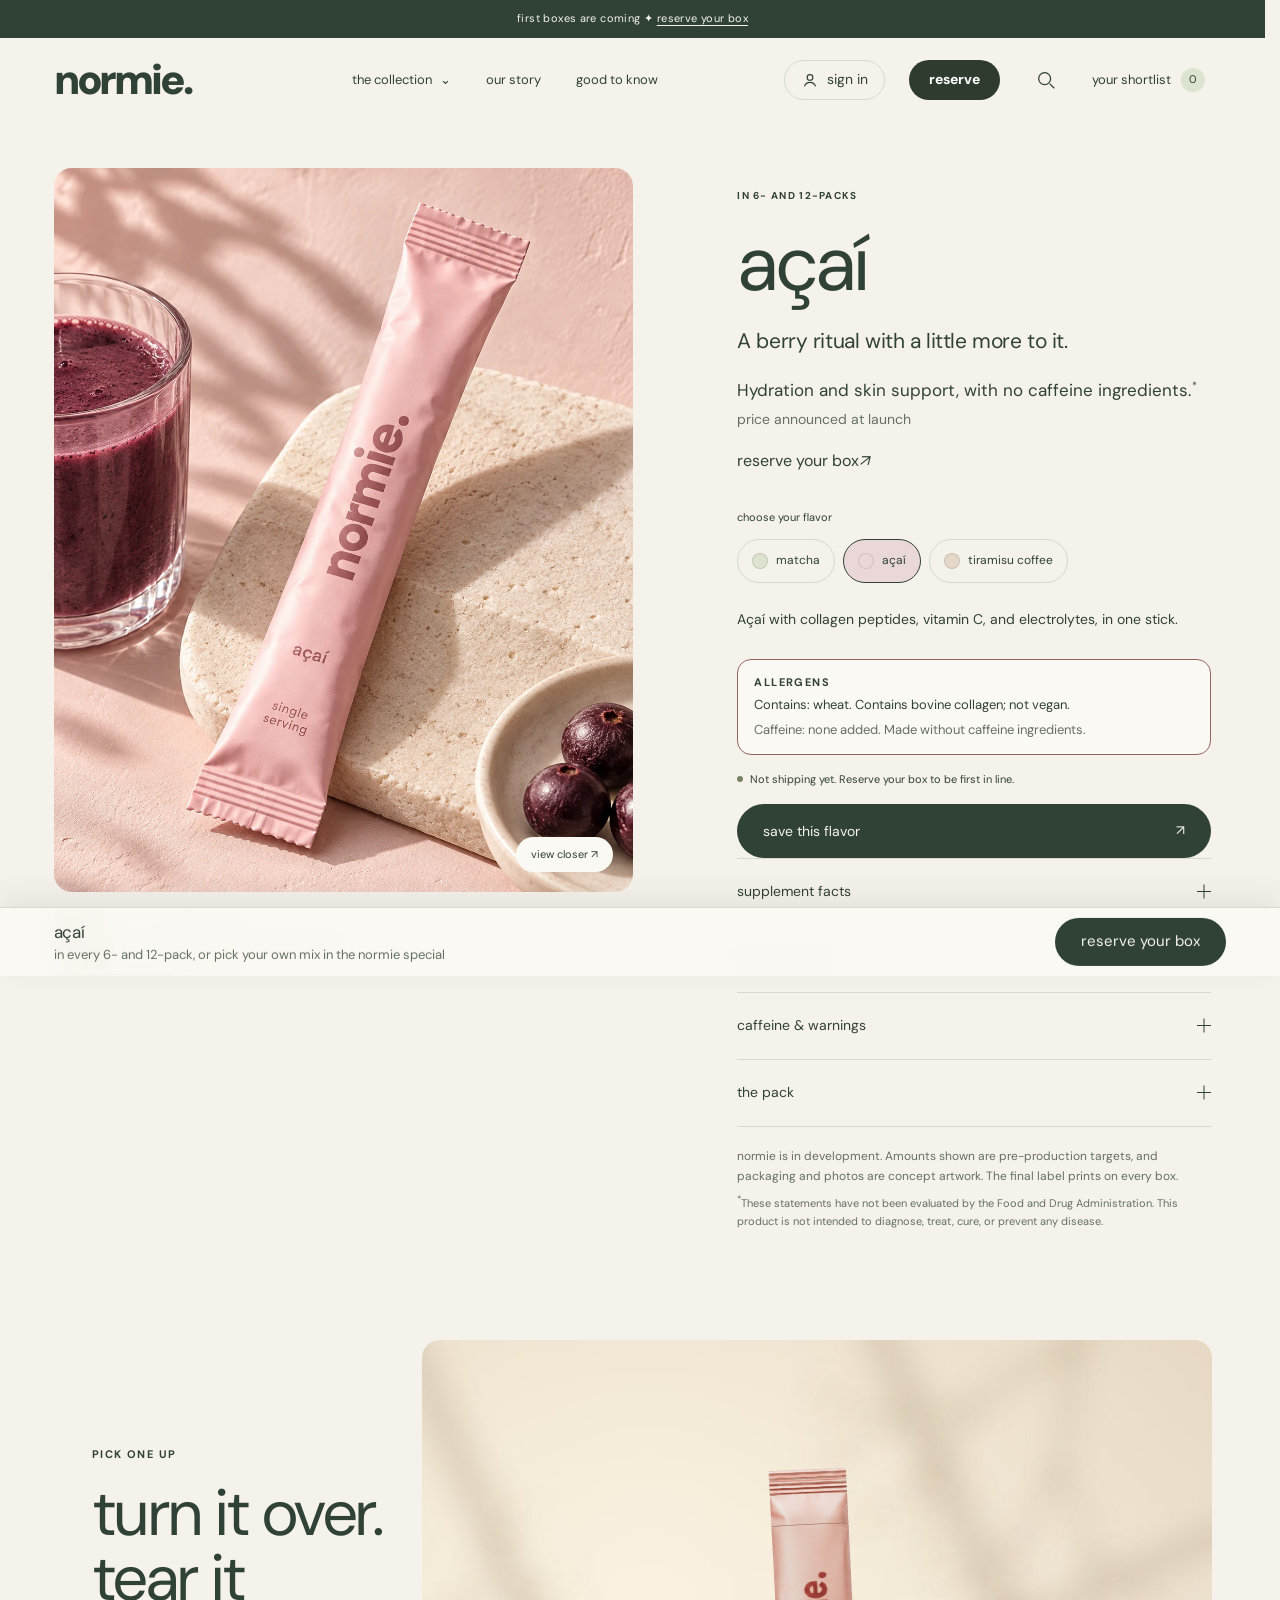
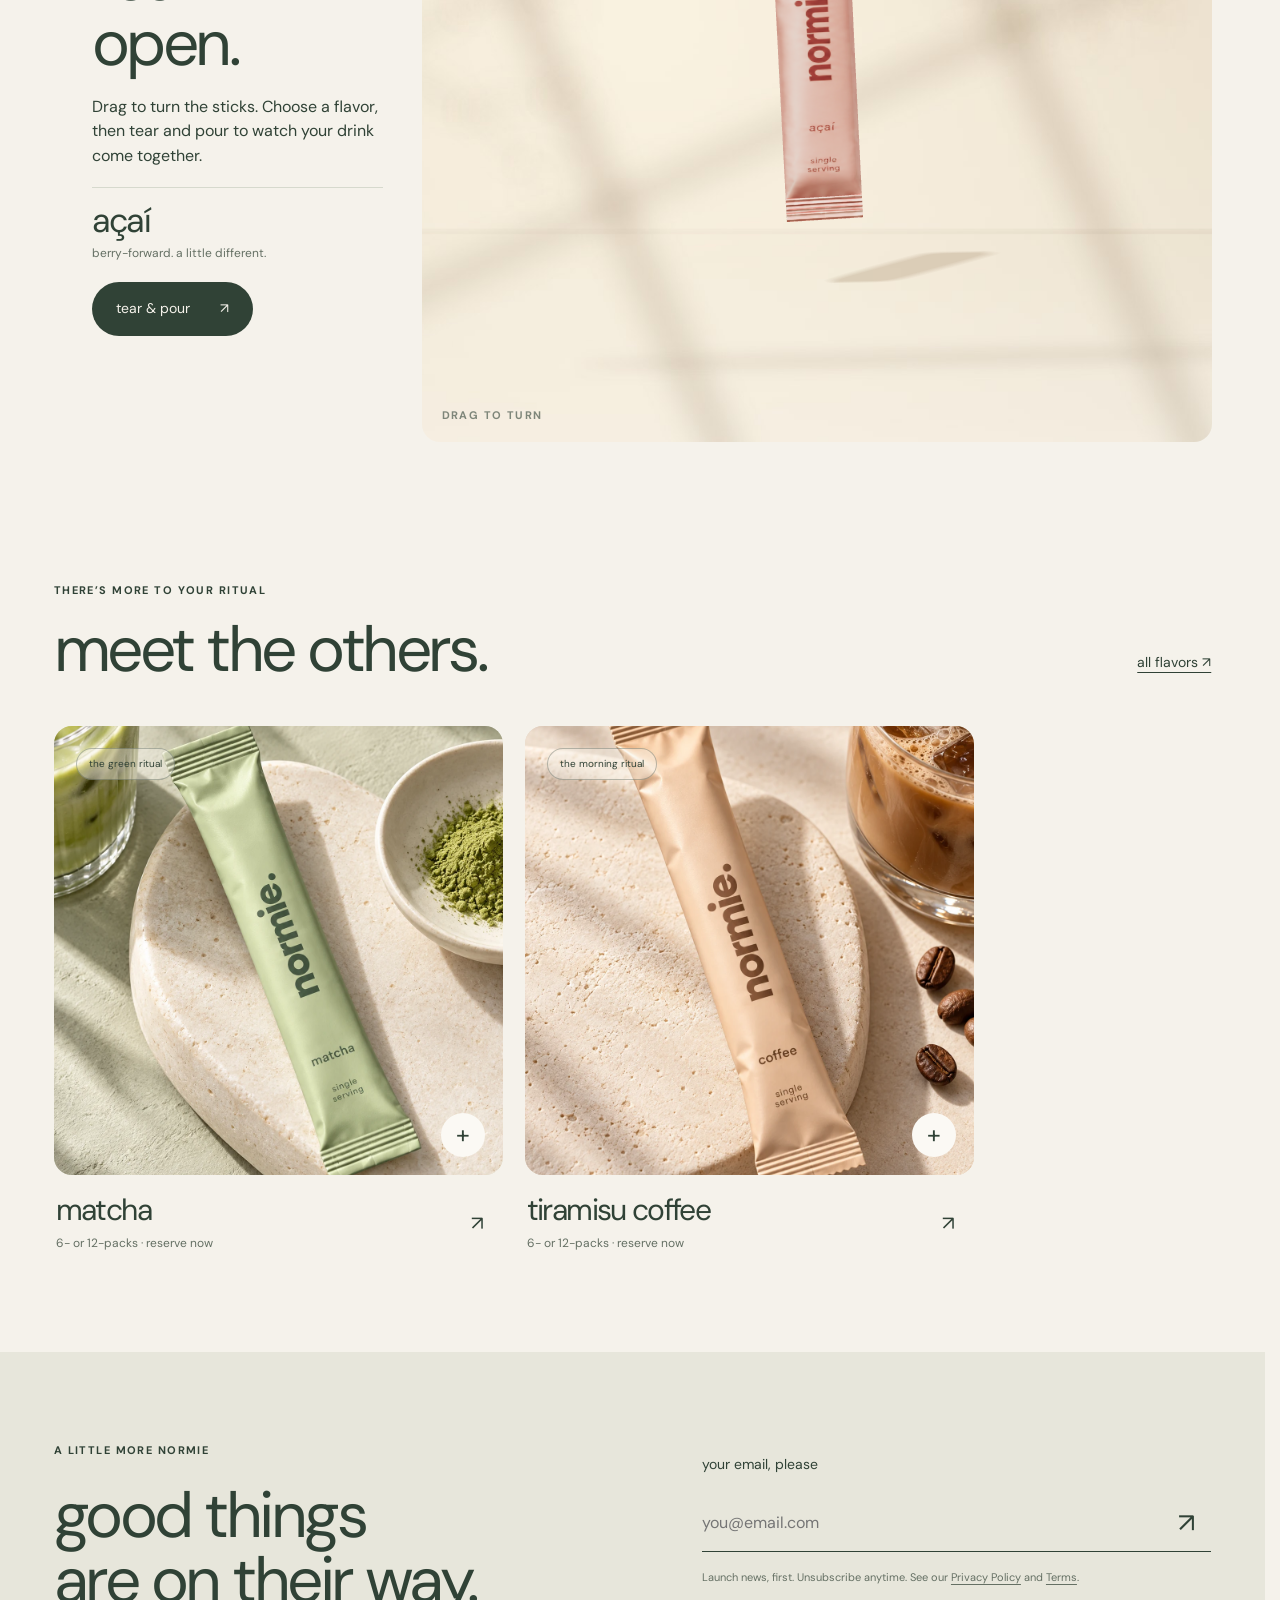
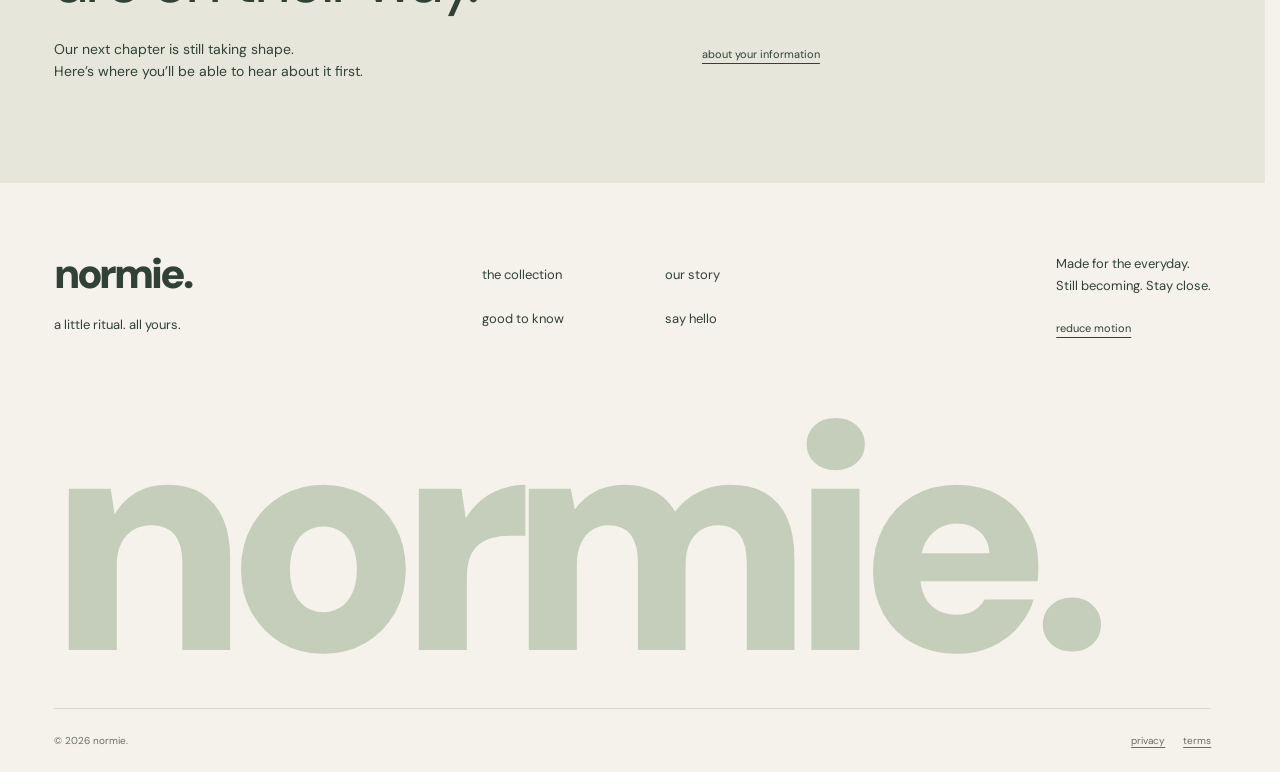
<file: products/acai/index.html>
<!doctype html><html lang="en"><head><meta charset="UTF-8"><meta http-equiv="Content-Security-Policy" content="default-src 'self'; script-src 'self'; style-src 'self' 'unsafe-inline'; img-src 'self' data: blob:; media-src 'self'; font-src 'self'; connect-src 'self' https://*.supabase.co wss://*.supabase.co; form-action 'self'; base-uri 'self'; object-src 'none'"><meta name="referrer" content="strict-origin-when-cross-origin"><meta name="viewport" content="width=device-width,initial-scale=1"><meta name="theme-color" content="#f5f2eb"><meta name="description" content="normie açaí drink sticks with collagen peptides, vitamin C, and electrolytes, made without caffeine ingredients. Contains wheat and bovine collagen."><title>açaí drink sticks — normie.</title><link rel="canonical" href="https://buynormie.com/products/acai/"><meta property="og:type" content="website"><meta property="og:site_name" content="normie."><meta property="og:title" content="açaí drink sticks — normie."><meta property="og:description" content="normie açaí drink sticks with collagen peptides, vitamin C, and electrolytes, made without caffeine ingredients. Contains wheat and bovine collagen."><meta property="og:url" content="https://buynormie.com/products/acai/"><meta property="og:image" content="https://buynormie.com/assets/og-acai.jpg"><meta property="og:image:width" content="1200"><meta property="og:image:height" content="630"><meta name="twitter:card" content="summary_large_image"><meta name="twitter:title" content="açaí drink sticks — normie."><meta name="twitter:description" content="normie açaí drink sticks with collagen peptides, vitamin C, and electrolytes, made without caffeine ingredients. Contains wheat and bovine collagen."><meta name="twitter:image" content="https://buynormie.com/assets/og-acai.jpg"><link rel="icon" href="../../assets/favicon.svg"><link rel="preload" as="font" href="../../assets/dm-sans-regular.ttf" type="font/ttf" crossorigin><link rel="stylesheet" href="../../styles.css?v=20261116a"><script type="module" src="../../app.js?v=20261116a"></script><script type="module" src="../../studio-loader.js?v=20261116a"></script></head><body data-page="product"><a href="#main" class="skip-link">Skip to content</a><div class="announcement">first boxes are coming <span aria-hidden="true">✦</span> <a href="../../index.html#order">reserve your box</a></div><header class="header"><div class="header-inner"><button class="icon-button mobile-only" data-open="menu" aria-label="Open menu"><span class="menu-icon" aria-hidden="true"></span></button><a class="wordmark" href="../../index.html" aria-label="Normie home">normie.</a><nav class="desktop-nav" aria-label="Main navigation"><div class="nav-dropdown"><button class="nav-link" aria-expanded="false" aria-controls="collection-menu" data-nav-toggle>the collection <span aria-hidden="true">⌄</span></button><div class="mega-menu" id="collection-menu" hidden><p class="eyebrow">find your everyday</p><div class="mega-products"><a href="../../products/matcha/index.html"><div class="image-frame " style="--product-color:#dce3ce"><img src="../../assets/matcha.webp" alt="Normie matcha stick with a prepared drink." width="1024" height="1280" loading="lazy" decoding="async"><span class="image-error" hidden>normie. matcha<small>Image unavailable. Explore the flavor details below.</small></span></div><span>matcha ↗</span></a><a href="../../products/acai/index.html"><div class="image-frame " style="--product-color:#ead8d9"><img src="../../assets/acai.webp" alt="Normie açaí stick with a prepared drink." width="1024" height="1280" loading="lazy" decoding="async"><span class="image-error" hidden>normie. açaí<small>Image unavailable. Explore the flavor details below.</small></span></div><span>açaí ↗</span></a><a href="../../products/coffee/index.html"><div class="image-frame " style="--product-color:#e4d7c7"><img src="../../assets/coffee.webp" alt="Normie tiramisu coffee stick with a prepared drink." width="1024" height="1280" loading="lazy" decoding="async"><span class="image-error" hidden>normie. tiramisu coffee<small>Image unavailable. Explore the flavor details below.</small></span></div><span>tiramisu coffee ↗</span></a></div><a class="text-link" href="../../collection/index.html">explore all flavors ↗</a></div></div><a class="nav-link" href="../../about/index.html">our story</a><a class="nav-link" href="../../help/index.html">good to know</a></nav><div class="header-actions"><a class="account-pill" href="../../index.html#account" aria-label="Sign in or view your account"><svg viewBox="0 0 24 24" aria-hidden="true"><circle cx="12" cy="8.5" r="3.8"/><path d="M4.5 20.5c1.4-3.6 4.2-5.4 7.5-5.4s6.1 1.8 7.5 5.4"/></svg><span class="account-label">sign in</span></a><a class="order-pill" href="../../index.html#order" data-track="cta_reserve_header">reserve</a><button class="icon-button" data-open="search" aria-label="Search flavors"><svg viewBox="0 0 24 24" aria-hidden="true"><circle cx="10.5" cy="10.5" r="6.5"/><path d="m16 16 5 5"/></svg></button><button class="bag-button" data-open="saved" aria-label="Your saved flavors"><span class="desktop-only">your shortlist</span><svg class="mobile-only" viewBox="0 0 24 24" aria-hidden="true"><path d="M5 5h14v17l-7-5-7 5z"/></svg><span class="save-count">0</span></button></div></div><div class="scroll-progress" aria-hidden="true"><span></span></div></header><div class="header-sentinel" aria-hidden="true"></div><main id="main"><section class="product-layout section" data-product-page="acai"><div class="product-gallery" data-gallery><button class="gallery-main" data-lightbox="acai" aria-label="Enlarge açaí product image"><img id="product-image" src="../../assets/acai.webp" alt="Normie açaí stick with a prepared drink." width="1024" height="1280" fetchpriority="high"><span class="zoom-label">view closer ↗</span><span class="image-error" hidden>Image unavailable · açaí</span></button><div class="gallery-thumbs"><button class="selected" data-gallery-index="0" aria-label="Show the ritual" aria-pressed="true"><img src="../../assets/acai.webp" alt="" width="100" height="100" loading="lazy"><span>the ritual</span></button><button class="" data-gallery-index="1" aria-label="Show packaging study" aria-pressed="false"><img src="../../assets/model-study.webp" alt="" width="100" height="100" loading="lazy"><span>packaging study</span></button></div></div><div id="product-details"><div class="product-info" data-info style="--product-color:#ead8d9;--product-ink:#674a51"><p class="eyebrow">in 6- and 12-packs</p><h1 class="product-name">açaí</h1><p class="product-lead">A berry ritual with a little more to it.</p><p class="product-benefit">Hydration and skin support, with no caffeine ingredients.<sup>*</sup></p><p class="product-price muted">price announced at launch</p><a class="order-cta order-this" href="../../index.html#order" data-track="cta_reserve_product"><span>reserve your box</span><i aria-hidden="true">↗</i></a><fieldset class="variant-field"><legend>choose your flavor</legend><div class="variant-options"><button type="button" data-variant="matcha" class="variant " aria-pressed="false" style="--swatch:#dce3ce"><span aria-hidden="true"></span>matcha</button><button type="button" data-variant="acai" class="variant selected" aria-pressed="true" style="--swatch:#ead8d9"><span aria-hidden="true"></span>açaí</button><button type="button" data-variant="coffee" class="variant " aria-pressed="false" style="--swatch:#e4d7c7"><span aria-hidden="true"></span>tiramisu coffee</button></div></fieldset><p class="body-copy">Açaí with collagen peptides, vitamin C, and electrolytes, in one stick.</p><div class="allergen-box has-allergen"><p class="allergen-title">allergens</p><p>Contains: wheat. Contains bovine collagen; not vegan.</p><p class="allergen-caffeine">Caffeine: none added. Made without caffeine ingredients.</p></div><div class="availability"><span class="status-dot" aria-hidden="true"></span>Not shipping yet. Reserve your box to be first in line.</div><button class="button wide" data-save="acai"><span class="roll"><span>save this flavor</span><span aria-hidden="true">save this flavor</span></span><span aria-hidden="true" class="arrow">↗</span></button><div class="detail-accordions"><div class="accordion"><h3><button aria-expanded="false" aria-controls="product-ingredients" data-accordion>supplement facts<span class="plus" aria-hidden="true"></span></button></h3><div class="accordion-panel" id="product-ingredients"><div><div class="accordion-content"><div class="supp-facts" role="group" aria-label="Supplement Facts for açaí"><p class="sf-title">Supplement Facts</p><p class="sf-serving">Serving Size 1 Stick<br>Servings Per Container 6 or 12</p><table><thead><tr><th scope="col"></th><th scope="col">Amount Per Serving</th><th scope="col">% Daily Value</th></tr></thead><tbody><tr class=""><th scope="row">Vitamin C</th><td>90 mg</td><td>100%</td></tr><tr class=""><th scope="row">Magnesium</th><td>50 mg</td><td>12%</td></tr><tr class=""><th scope="row">Sodium</th><td>300 mg</td><td>13%</td></tr><tr class=""><th scope="row">Potassium</th><td>200 mg</td><td>4%</td></tr><tr class="sf-split"><th scope="row">Açaí (Euterpe oleracea) fruit powder</th><td>10 g</td><td>†</td></tr><tr class=""><th scope="row">Bovine collagen peptides (VERISOL® B)</th><td>5 g</td><td>†</td></tr><tr class=""><th scope="row">Hyaluronic acid</th><td>120 mg</td><td>†</td></tr><tr class=""><th scope="row">Wheat ceramides (Céramosides™)</th><td>30 mg</td><td>†</td></tr></tbody></table><p class="sf-foot">Percent Daily Values are based on a 2,000 calorie diet. † Daily Value not established.</p></div></div></div></div></div><div class="accordion"><h3><button aria-expanded="false" aria-controls="product-directions" data-accordion>how to make it<span class="plus" aria-hidden="true"></span></button></h3><div class="accordion-panel" id="product-directions"><div><div class="accordion-content"><ol class="directions"><li>Tear open one stick and pour it into 12 oz (355 ml) of cold water or milk.</li><li>Shake or stir well for 20 seconds, then add ice.</li><li>Best served cold.</li></ol></div></div></div></div><div class="accordion"><h3><button aria-expanded="false" aria-controls="product-before" data-accordion>caffeine &amp; warnings<span class="plus" aria-hidden="true"></span></button></h3><div class="accordion-panel" id="product-before"><div><div class="accordion-content"><p>Caffeine: none added. Made without caffeine ingredients.</p><p>Talk to your doctor before use if you are pregnant, nursing, taking medication, or have a medical condition. Keep out of reach of children. Store in a cool, dry place.</p></div></div></div></div><div class="accordion"><h3><button aria-expanded="false" aria-controls="product-pack" data-accordion>the pack<span class="plus" aria-hidden="true"></span></button></h3><div class="accordion-panel" id="product-pack"><div><div class="accordion-content"><p>Comes in a 6-pack (2 of each flavor) or a 12-pack (4 of each flavor) of individually wrapped sticks. Or build the normie special: 12 sticks in any mix you choose.</p></div></div></div></div></div><p class="small muted concept-note">normie is in development. Amounts shown are pre-production targets, and packaging and photos are concept artwork. The final label prints on every box.</p><p class="small muted fda-note"><sup>*</sup>These statements have not been evaluated by the Food and Drug Administration. This product is not intended to diagnose, treat, cure, or prevent any disease.</p></div></div></section><section class="section studio-section"><div class="studio" data-studio="acai" data-rise3d aria-labelledby="studio-title"><div class="studio-copy"><p class="eyebrow" data-rise>pick one up</p><h2 id="studio-title" data-rise>turn it over.<br>tear it open.</h2><p class="studio-lead" data-rise>Drag to turn the sticks. Choose a flavor, then tear and pour to watch your drink come together.</p><div class="studio-readout" data-rise><p class="studio-name">matcha</p><p class="studio-note small muted">earthy. green. unmistakably matcha.</p></div><div class="studio-actions" data-rise><button type="button" class="studio-pour" data-studio-pour><span>tear &amp; pour</span><i aria-hidden="true">↗</i></button></div><p class="sr-only studio-status" aria-live="polite"></p></div><div class="studio-stage"><canvas class="studio-canvas" tabindex="0" role="img" aria-label="Interactive 3D view of normie drink sticks. Drag or use arrow keys to turn. Press Enter to tear and pour."></canvas><span class="studio-hint" aria-hidden="true">drag to turn</span><p class="studio-fallback-note small muted">3D view unavailable in this browser.</p></div></div></section><section class="section related"><div class="section-heading"><div><p class="eyebrow">there’s more to your ritual</p><h2>meet the others.</h2></div><a class="text-link" href="../../collection/index.html">all flavors ↗</a></div><div class="product-grid"><article class="product-card" data-product="matcha" style="--product-color:#dce3ce;--product-ink:#354b3d"><div class="card-image"><a href="../../products/matcha/index.html" aria-label="Explore matcha"><div class="image-frame " style="--product-color:#dce3ce"><img src="../../assets/matcha.webp" alt="Normie matcha stick with a prepared drink." width="1024" height="1280" loading="lazy" decoding="async"><span class="image-error" hidden>normie. matcha<small>Image unavailable. Explore the flavor details below.</small></span></div></a><span class="card-tag">the green ritual</span><button class="quick-button" data-quick="matcha" aria-label="Quick view matcha">+</button></div><div class="card-meta"><div><a href="../../products/matcha/index.html"><h3>matcha</h3></a><p>6- or 12-packs · reserve now</p></div><a class="circle-link" href="../../products/matcha/index.html" aria-label="Explore matcha">↗</a></div></article><article class="product-card" data-product="coffee" style="--product-color:#e4d7c7;--product-ink:#634f3d"><div class="card-image"><a href="../../products/coffee/index.html" aria-label="Explore tiramisu coffee"><div class="image-frame " style="--product-color:#e4d7c7"><img src="../../assets/coffee.webp" alt="Normie tiramisu coffee stick with a prepared drink." width="1024" height="1280" loading="lazy" decoding="async"><span class="image-error" hidden>normie. tiramisu coffee<small>Image unavailable. Explore the flavor details below.</small></span></div></a><span class="card-tag">the morning ritual</span><button class="quick-button" data-quick="coffee" aria-label="Quick view tiramisu coffee">+</button></div><div class="card-meta"><div><a href="../../products/coffee/index.html"><h3>tiramisu coffee</h3></a><p>6- or 12-packs · reserve now</p></div><a class="circle-link" href="../../products/coffee/index.html" aria-label="Explore tiramisu coffee">↗</a></div></article></div></section><section class="newsletter section" id="stay-close"><div><p class="eyebrow">a little more normie</p><h2>good things<br>are on their way.</h2><p>Our next chapter is still taking shape.<br>Here’s where you’ll be able to hear about it first.</p></div><div><form class="brand-form" data-form="waitlist" novalidate><p class="form-label">your email, please</p><label class="sr-only" for="newsletter-email">Email address</label><div class="input-row"><input id="newsletter-email" name="email" type="email" autocomplete="email" placeholder="you@email.com" aria-describedby="newsletter-status newsletter-disclosure" required><button type="submit" aria-label="Join the waitlist">↗</button></div><p id="newsletter-disclosure" class="small form-disclosure">Launch news, first. Unsubscribe anytime. See our <a href="../../privacy/index.html">Privacy Policy</a> and <a href="../../terms/index.html">Terms</a>.</p><p id="newsletter-status" class="form-status small" role="status" aria-live="polite"></p></form><a class="text-link" href="../../privacy/index.html">about your information</a></div></section></main><footer><div class="footer-top"><div><a class="wordmark" href="../../index.html">normie.</a><p>a little ritual. all yours.</p></div><nav aria-label="Footer navigation"><a class="nav-link" href="../../collection/index.html">the collection</a><a class="nav-link" href="../../about/index.html">our story</a><a class="nav-link" href="../../help/index.html">good to know</a><a class="nav-link" href="../../help/index.html#contact">say hello</a></nav><div class="footer-note">Made for the everyday.<br>Still becoming. Stay close.<button class="motion-setting text-link" aria-pressed="false">reduce motion</button></div></div><div class="footer-wordmark" aria-hidden="true">normie.</div><div class="footer-bottom"><span>© 2026 normie.</span><span class="footer-legal"><a href="../../privacy/index.html">privacy</a><a href="../../terms/index.html">terms</a></span></div></footer><dialog id="overlay" class="overlay" aria-labelledby="overlay-title"><div class="overlay-header"><h2 id="overlay-title"></h2><button class="icon-button" data-close aria-label="Close dialog">×</button></div><div id="overlay-body" class="overlay-body"></div></dialog><div id="global-status" class="sr-only" role="status" aria-live="polite"></div><noscript><style>.accordion-panel{grid-template-rows:1fr;opacity:1;visibility:visible}.accordion h3 button{pointer-events:none}</style><div class="no-js">Product pages and ingredient information are available. Enable JavaScript for search, saved flavors, and form previews.</div></noscript></body></html>
</file>
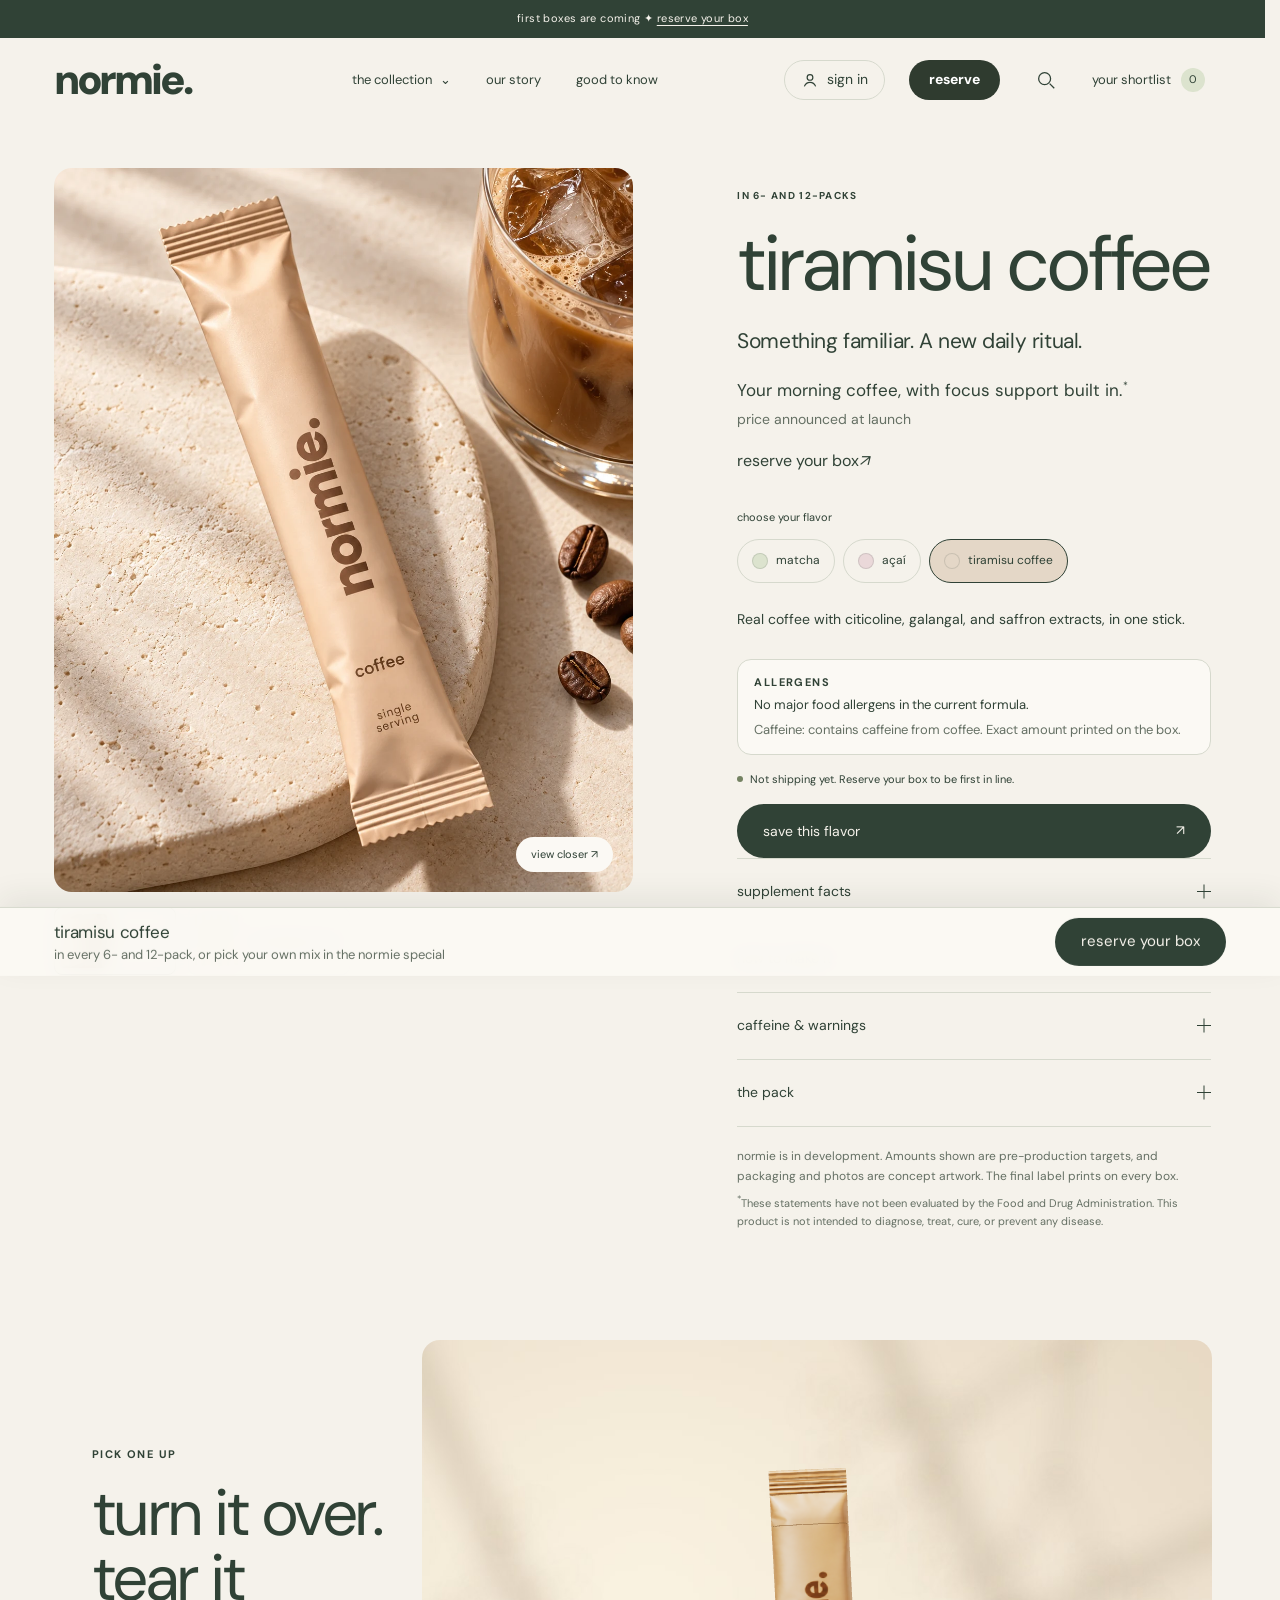
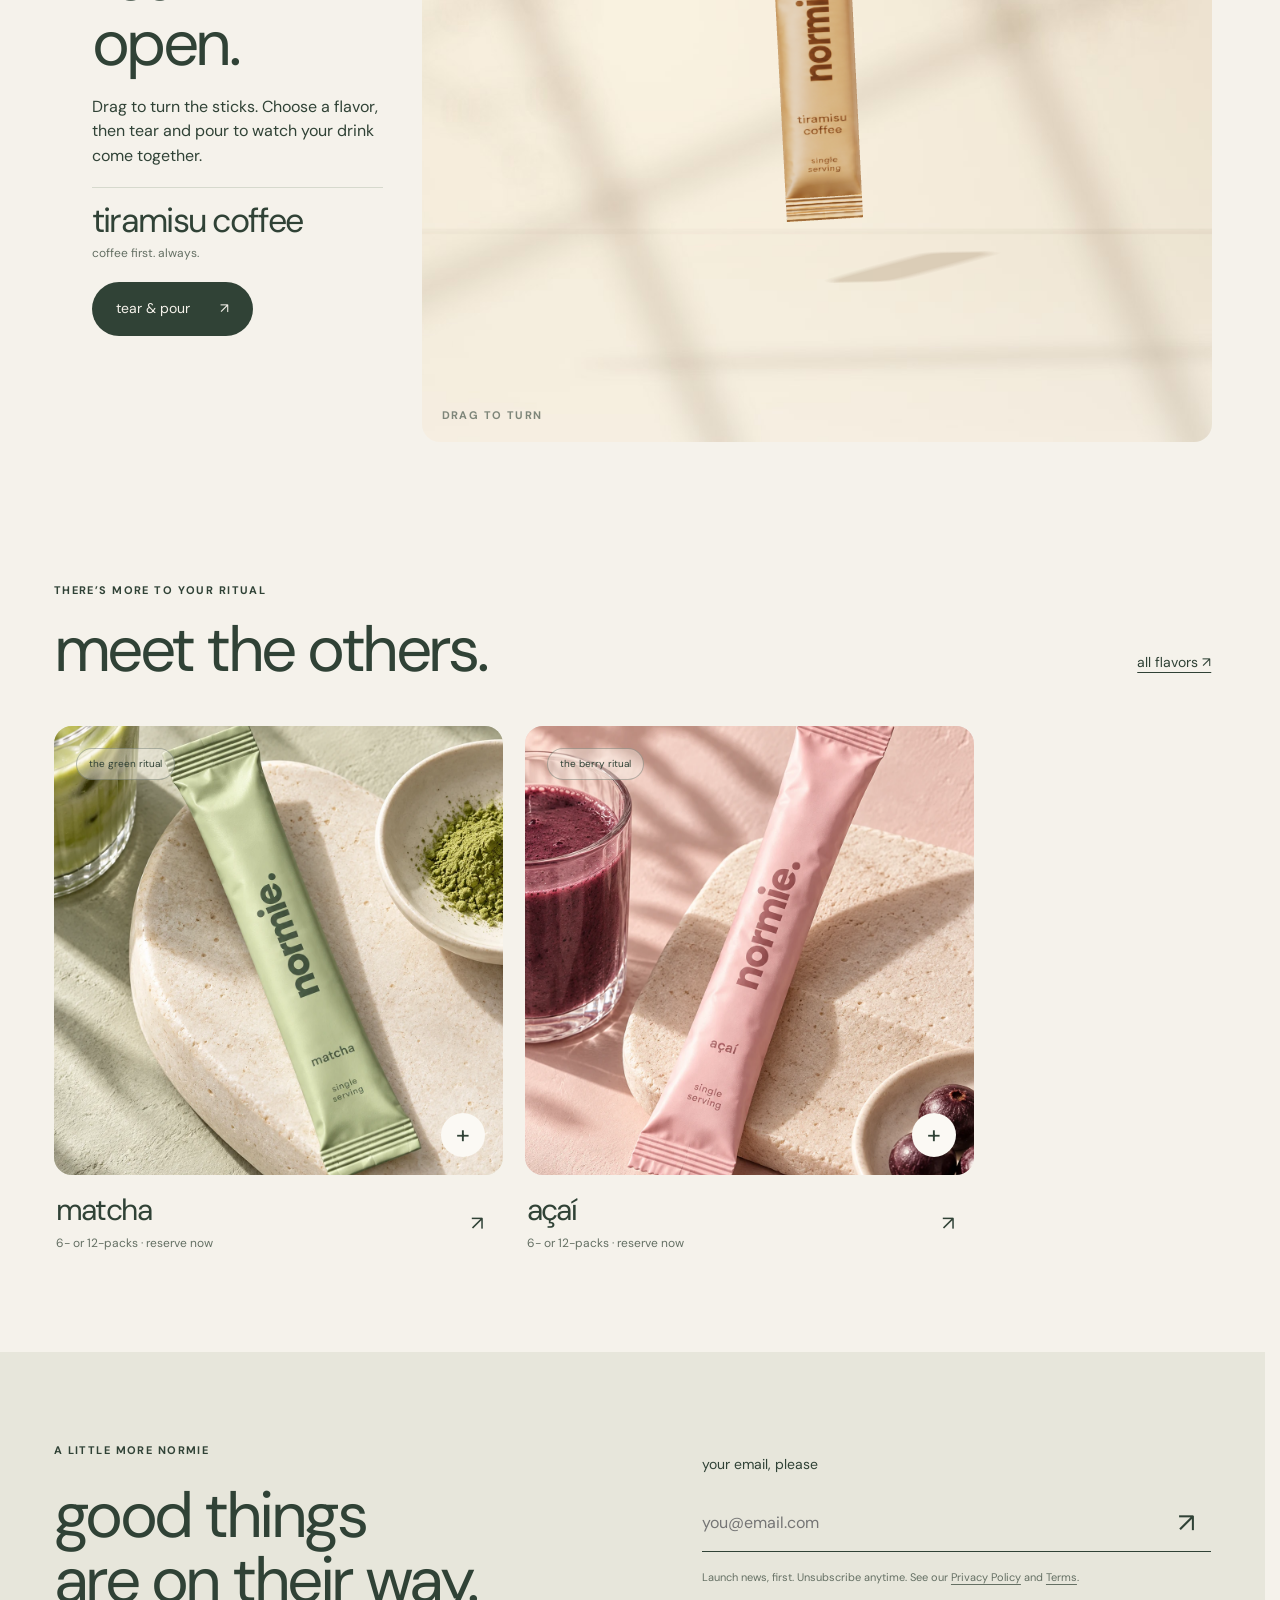
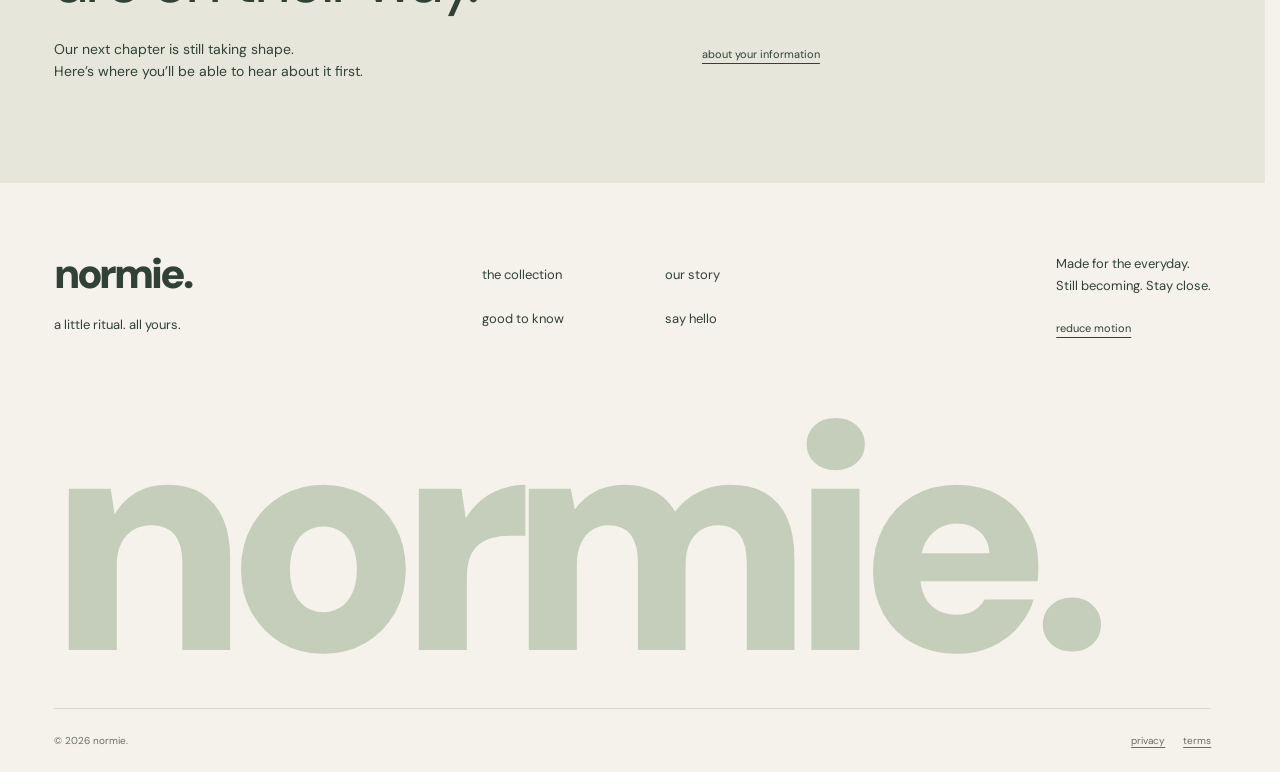
<file: products/coffee/index.html>
<!doctype html><html lang="en"><head><meta charset="UTF-8"><meta http-equiv="Content-Security-Policy" content="default-src 'self'; script-src 'self'; style-src 'self' 'unsafe-inline'; img-src 'self' data: blob:; media-src 'self'; font-src 'self'; connect-src 'self' https://*.supabase.co wss://*.supabase.co; form-action 'self'; base-uri 'self'; object-src 'none'"><meta name="referrer" content="strict-origin-when-cross-origin"><meta name="viewport" content="width=device-width,initial-scale=1"><meta name="theme-color" content="#f5f2eb"><meta name="description" content="normie tiramisu coffee drink sticks: real coffee with citicoline, galangal, and saffron extracts. Iced or hot in 15 seconds."><title>tiramisu coffee drink sticks — normie.</title><link rel="canonical" href="https://buynormie.com/products/coffee/"><meta property="og:type" content="website"><meta property="og:site_name" content="normie."><meta property="og:title" content="tiramisu coffee drink sticks — normie."><meta property="og:description" content="normie tiramisu coffee drink sticks: real coffee with citicoline, galangal, and saffron extracts. Iced or hot in 15 seconds."><meta property="og:url" content="https://buynormie.com/products/coffee/"><meta property="og:image" content="https://buynormie.com/assets/og-coffee.jpg"><meta property="og:image:width" content="1200"><meta property="og:image:height" content="630"><meta name="twitter:card" content="summary_large_image"><meta name="twitter:title" content="tiramisu coffee drink sticks — normie."><meta name="twitter:description" content="normie tiramisu coffee drink sticks: real coffee with citicoline, galangal, and saffron extracts. Iced or hot in 15 seconds."><meta name="twitter:image" content="https://buynormie.com/assets/og-coffee.jpg"><link rel="icon" href="../../assets/favicon.svg"><link rel="preload" as="font" href="../../assets/dm-sans-regular.ttf" type="font/ttf" crossorigin><link rel="stylesheet" href="../../styles.css?v=20261116a"><script type="module" src="../../app.js?v=20261116a"></script><script type="module" src="../../studio-loader.js?v=20261116a"></script></head><body data-page="product"><a href="#main" class="skip-link">Skip to content</a><div class="announcement">first boxes are coming <span aria-hidden="true">✦</span> <a href="../../index.html#order">reserve your box</a></div><header class="header"><div class="header-inner"><button class="icon-button mobile-only" data-open="menu" aria-label="Open menu"><span class="menu-icon" aria-hidden="true"></span></button><a class="wordmark" href="../../index.html" aria-label="Normie home">normie.</a><nav class="desktop-nav" aria-label="Main navigation"><div class="nav-dropdown"><button class="nav-link" aria-expanded="false" aria-controls="collection-menu" data-nav-toggle>the collection <span aria-hidden="true">⌄</span></button><div class="mega-menu" id="collection-menu" hidden><p class="eyebrow">find your everyday</p><div class="mega-products"><a href="../../products/matcha/index.html"><div class="image-frame " style="--product-color:#dce3ce"><img src="../../assets/matcha.webp" alt="Normie matcha stick with a prepared drink." width="1024" height="1280" loading="lazy" decoding="async"><span class="image-error" hidden>normie. matcha<small>Image unavailable. Explore the flavor details below.</small></span></div><span>matcha ↗</span></a><a href="../../products/acai/index.html"><div class="image-frame " style="--product-color:#ead8d9"><img src="../../assets/acai.webp" alt="Normie açaí stick with a prepared drink." width="1024" height="1280" loading="lazy" decoding="async"><span class="image-error" hidden>normie. açaí<small>Image unavailable. Explore the flavor details below.</small></span></div><span>açaí ↗</span></a><a href="../../products/coffee/index.html"><div class="image-frame " style="--product-color:#e4d7c7"><img src="../../assets/coffee.webp" alt="Normie tiramisu coffee stick with a prepared drink." width="1024" height="1280" loading="lazy" decoding="async"><span class="image-error" hidden>normie. tiramisu coffee<small>Image unavailable. Explore the flavor details below.</small></span></div><span>tiramisu coffee ↗</span></a></div><a class="text-link" href="../../collection/index.html">explore all flavors ↗</a></div></div><a class="nav-link" href="../../about/index.html">our story</a><a class="nav-link" href="../../help/index.html">good to know</a></nav><div class="header-actions"><a class="account-pill" href="../../index.html#account" aria-label="Sign in or view your account"><svg viewBox="0 0 24 24" aria-hidden="true"><circle cx="12" cy="8.5" r="3.8"/><path d="M4.5 20.5c1.4-3.6 4.2-5.4 7.5-5.4s6.1 1.8 7.5 5.4"/></svg><span class="account-label">sign in</span></a><a class="order-pill" href="../../index.html#order" data-track="cta_reserve_header">reserve</a><button class="icon-button" data-open="search" aria-label="Search flavors"><svg viewBox="0 0 24 24" aria-hidden="true"><circle cx="10.5" cy="10.5" r="6.5"/><path d="m16 16 5 5"/></svg></button><button class="bag-button" data-open="saved" aria-label="Your saved flavors"><span class="desktop-only">your shortlist</span><svg class="mobile-only" viewBox="0 0 24 24" aria-hidden="true"><path d="M5 5h14v17l-7-5-7 5z"/></svg><span class="save-count">0</span></button></div></div><div class="scroll-progress" aria-hidden="true"><span></span></div></header><div class="header-sentinel" aria-hidden="true"></div><main id="main"><section class="product-layout section" data-product-page="coffee"><div class="product-gallery" data-gallery><button class="gallery-main" data-lightbox="coffee" aria-label="Enlarge tiramisu coffee product image"><img id="product-image" src="../../assets/coffee.webp" alt="Normie tiramisu coffee stick with a prepared drink." width="1024" height="1280" fetchpriority="high"><span class="zoom-label">view closer ↗</span><span class="image-error" hidden>Image unavailable · tiramisu coffee</span></button><div class="gallery-thumbs"><button class="selected" data-gallery-index="0" aria-label="Show the ritual" aria-pressed="true"><img src="../../assets/coffee.webp" alt="" width="100" height="100" loading="lazy"><span>the ritual</span></button><button class="" data-gallery-index="1" aria-label="Show packaging study" aria-pressed="false"><img src="../../assets/model-study.webp" alt="" width="100" height="100" loading="lazy"><span>packaging study</span></button></div></div><div id="product-details"><div class="product-info" data-info style="--product-color:#e4d7c7;--product-ink:#634f3d"><p class="eyebrow">in 6- and 12-packs</p><h1 class="product-name">tiramisu coffee</h1><p class="product-lead">Something familiar. A new daily ritual.</p><p class="product-benefit">Your morning coffee, with focus support built in.<sup>*</sup></p><p class="product-price muted">price announced at launch</p><a class="order-cta order-this" href="../../index.html#order" data-track="cta_reserve_product"><span>reserve your box</span><i aria-hidden="true">↗</i></a><fieldset class="variant-field"><legend>choose your flavor</legend><div class="variant-options"><button type="button" data-variant="matcha" class="variant " aria-pressed="false" style="--swatch:#dce3ce"><span aria-hidden="true"></span>matcha</button><button type="button" data-variant="acai" class="variant " aria-pressed="false" style="--swatch:#ead8d9"><span aria-hidden="true"></span>açaí</button><button type="button" data-variant="coffee" class="variant selected" aria-pressed="true" style="--swatch:#e4d7c7"><span aria-hidden="true"></span>tiramisu coffee</button></div></fieldset><p class="body-copy">Real coffee with citicoline, galangal, and saffron extracts, in one stick.</p><div class="allergen-box"><p class="allergen-title">allergens</p><p>No major food allergens in the current formula.</p><p class="allergen-caffeine">Caffeine: contains caffeine from coffee. Exact amount printed on the box.</p></div><div class="availability"><span class="status-dot" aria-hidden="true"></span>Not shipping yet. Reserve your box to be first in line.</div><button class="button wide" data-save="coffee"><span class="roll"><span>save this flavor</span><span aria-hidden="true">save this flavor</span></span><span aria-hidden="true" class="arrow">↗</span></button><div class="detail-accordions"><div class="accordion"><h3><button aria-expanded="false" aria-controls="product-ingredients" data-accordion>supplement facts<span class="plus" aria-hidden="true"></span></button></h3><div class="accordion-panel" id="product-ingredients"><div><div class="accordion-content"><div class="supp-facts" role="group" aria-label="Supplement Facts for tiramisu coffee"><p class="sf-title">Supplement Facts</p><p class="sf-serving">Serving Size 1 Stick<br>Servings Per Container 6 or 12</p><table><thead><tr><th scope="col"></th><th scope="col">Amount Per Serving</th><th scope="col">% Daily Value</th></tr></thead><tbody><tr class=""><th scope="row">Instant coffee</th><td>5 g</td><td>†</td></tr><tr class=""><th scope="row">Citicoline (Cognizin®)</th><td>250 mg</td><td>†</td></tr><tr class=""><th scope="row">Alpinia galanga rhizome extract (enXtra®)</th><td>300 mg</td><td>†</td></tr><tr class=""><th scope="row">Saffron stigma extract (affron®)</th><td>28 mg</td><td>†</td></tr></tbody></table><p class="sf-foot">† Daily Value not established.</p></div></div></div></div></div><div class="accordion"><h3><button aria-expanded="false" aria-controls="product-directions" data-accordion>how to make it<span class="plus" aria-hidden="true"></span></button></h3><div class="accordion-panel" id="product-directions"><div><div class="accordion-content"><ol class="directions"><li>Tear open one stick and pour it into 8 oz (240 ml) of cold water or milk.</li><li>Stir or shake for 15 seconds, then add ice.</li><li>Prefer it hot? Stir into 8 oz of hot water or steamed milk.</li></ol></div></div></div></div><div class="accordion"><h3><button aria-expanded="false" aria-controls="product-before" data-accordion>caffeine &amp; warnings<span class="plus" aria-hidden="true"></span></button></h3><div class="accordion-panel" id="product-before"><div><div class="accordion-content"><p>Caffeine: contains caffeine from coffee. Exact amount printed on the box.</p><p>Not recommended for children or for people sensitive to caffeine.</p><p>Talk to your doctor before use if you are pregnant, nursing, taking medication, or have a medical condition. Keep out of reach of children. Store in a cool, dry place.</p></div></div></div></div><div class="accordion"><h3><button aria-expanded="false" aria-controls="product-pack" data-accordion>the pack<span class="plus" aria-hidden="true"></span></button></h3><div class="accordion-panel" id="product-pack"><div><div class="accordion-content"><p>Comes in a 6-pack (2 of each flavor) or a 12-pack (4 of each flavor) of individually wrapped sticks. Or build the normie special: 12 sticks in any mix you choose.</p></div></div></div></div></div><p class="small muted concept-note">normie is in development. Amounts shown are pre-production targets, and packaging and photos are concept artwork. The final label prints on every box.</p><p class="small muted fda-note"><sup>*</sup>These statements have not been evaluated by the Food and Drug Administration. This product is not intended to diagnose, treat, cure, or prevent any disease.</p></div></div></section><section class="section studio-section"><div class="studio" data-studio="coffee" data-rise3d aria-labelledby="studio-title"><div class="studio-copy"><p class="eyebrow" data-rise>pick one up</p><h2 id="studio-title" data-rise>turn it over.<br>tear it open.</h2><p class="studio-lead" data-rise>Drag to turn the sticks. Choose a flavor, then tear and pour to watch your drink come together.</p><div class="studio-readout" data-rise><p class="studio-name">matcha</p><p class="studio-note small muted">earthy. green. unmistakably matcha.</p></div><div class="studio-actions" data-rise><button type="button" class="studio-pour" data-studio-pour><span>tear &amp; pour</span><i aria-hidden="true">↗</i></button></div><p class="sr-only studio-status" aria-live="polite"></p></div><div class="studio-stage"><canvas class="studio-canvas" tabindex="0" role="img" aria-label="Interactive 3D view of normie drink sticks. Drag or use arrow keys to turn. Press Enter to tear and pour."></canvas><span class="studio-hint" aria-hidden="true">drag to turn</span><p class="studio-fallback-note small muted">3D view unavailable in this browser.</p></div></div></section><section class="section related"><div class="section-heading"><div><p class="eyebrow">there’s more to your ritual</p><h2>meet the others.</h2></div><a class="text-link" href="../../collection/index.html">all flavors ↗</a></div><div class="product-grid"><article class="product-card" data-product="matcha" style="--product-color:#dce3ce;--product-ink:#354b3d"><div class="card-image"><a href="../../products/matcha/index.html" aria-label="Explore matcha"><div class="image-frame " style="--product-color:#dce3ce"><img src="../../assets/matcha.webp" alt="Normie matcha stick with a prepared drink." width="1024" height="1280" loading="lazy" decoding="async"><span class="image-error" hidden>normie. matcha<small>Image unavailable. Explore the flavor details below.</small></span></div></a><span class="card-tag">the green ritual</span><button class="quick-button" data-quick="matcha" aria-label="Quick view matcha">+</button></div><div class="card-meta"><div><a href="../../products/matcha/index.html"><h3>matcha</h3></a><p>6- or 12-packs · reserve now</p></div><a class="circle-link" href="../../products/matcha/index.html" aria-label="Explore matcha">↗</a></div></article><article class="product-card" data-product="acai" style="--product-color:#ead8d9;--product-ink:#674a51"><div class="card-image"><a href="../../products/acai/index.html" aria-label="Explore açaí"><div class="image-frame " style="--product-color:#ead8d9"><img src="../../assets/acai.webp" alt="Normie açaí stick with a prepared drink." width="1024" height="1280" loading="lazy" decoding="async"><span class="image-error" hidden>normie. açaí<small>Image unavailable. Explore the flavor details below.</small></span></div></a><span class="card-tag">the berry ritual</span><button class="quick-button" data-quick="acai" aria-label="Quick view açaí">+</button></div><div class="card-meta"><div><a href="../../products/acai/index.html"><h3>açaí</h3></a><p>6- or 12-packs · reserve now</p></div><a class="circle-link" href="../../products/acai/index.html" aria-label="Explore açaí">↗</a></div></article></div></section><section class="newsletter section" id="stay-close"><div><p class="eyebrow">a little more normie</p><h2>good things<br>are on their way.</h2><p>Our next chapter is still taking shape.<br>Here’s where you’ll be able to hear about it first.</p></div><div><form class="brand-form" data-form="waitlist" novalidate><p class="form-label">your email, please</p><label class="sr-only" for="newsletter-email">Email address</label><div class="input-row"><input id="newsletter-email" name="email" type="email" autocomplete="email" placeholder="you@email.com" aria-describedby="newsletter-status newsletter-disclosure" required><button type="submit" aria-label="Join the waitlist">↗</button></div><p id="newsletter-disclosure" class="small form-disclosure">Launch news, first. Unsubscribe anytime. See our <a href="../../privacy/index.html">Privacy Policy</a> and <a href="../../terms/index.html">Terms</a>.</p><p id="newsletter-status" class="form-status small" role="status" aria-live="polite"></p></form><a class="text-link" href="../../privacy/index.html">about your information</a></div></section></main><footer><div class="footer-top"><div><a class="wordmark" href="../../index.html">normie.</a><p>a little ritual. all yours.</p></div><nav aria-label="Footer navigation"><a class="nav-link" href="../../collection/index.html">the collection</a><a class="nav-link" href="../../about/index.html">our story</a><a class="nav-link" href="../../help/index.html">good to know</a><a class="nav-link" href="../../help/index.html#contact">say hello</a></nav><div class="footer-note">Made for the everyday.<br>Still becoming. Stay close.<button class="motion-setting text-link" aria-pressed="false">reduce motion</button></div></div><div class="footer-wordmark" aria-hidden="true">normie.</div><div class="footer-bottom"><span>© 2026 normie.</span><span class="footer-legal"><a href="../../privacy/index.html">privacy</a><a href="../../terms/index.html">terms</a></span></div></footer><dialog id="overlay" class="overlay" aria-labelledby="overlay-title"><div class="overlay-header"><h2 id="overlay-title"></h2><button class="icon-button" data-close aria-label="Close dialog">×</button></div><div id="overlay-body" class="overlay-body"></div></dialog><div id="global-status" class="sr-only" role="status" aria-live="polite"></div><noscript><style>.accordion-panel{grid-template-rows:1fr;opacity:1;visibility:visible}.accordion h3 button{pointer-events:none}</style><div class="no-js">Product pages and ingredient information are available. Enable JavaScript for search, saved flavors, and form previews.</div></noscript></body></html>
</file>
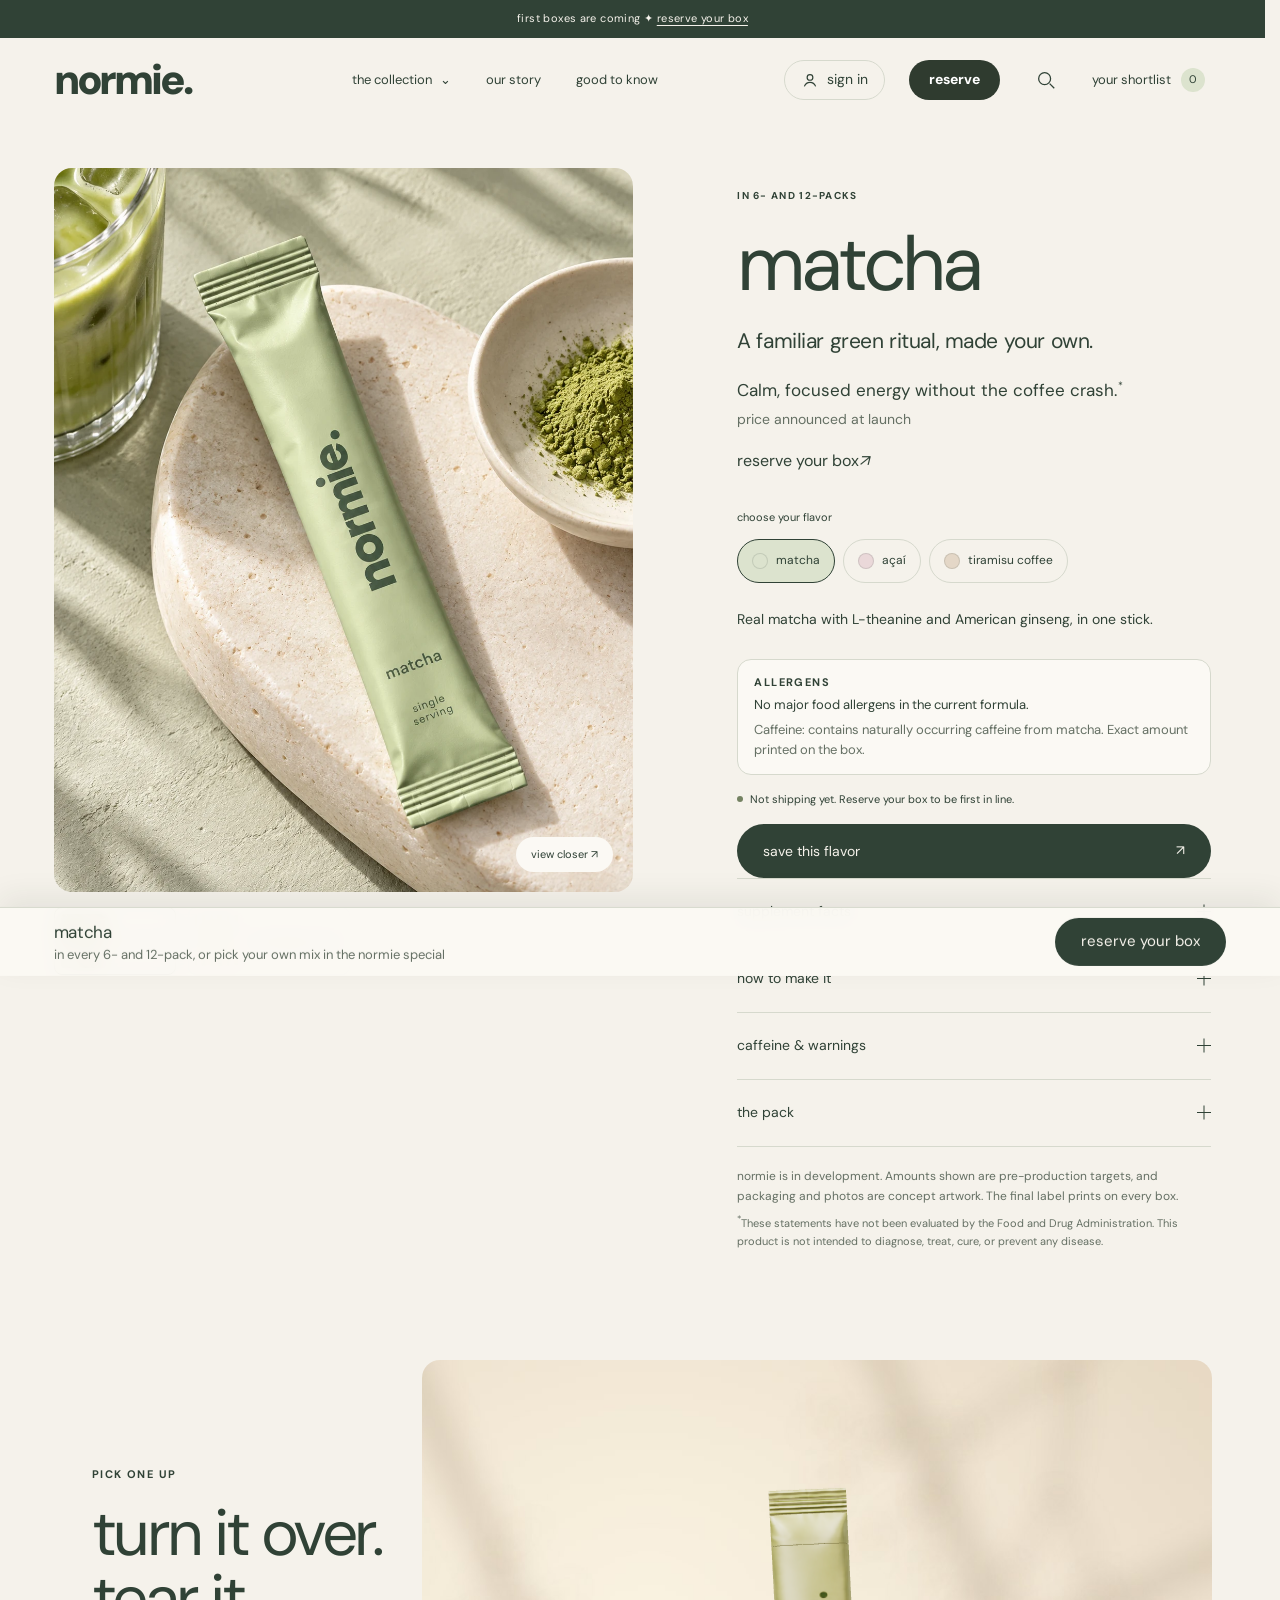
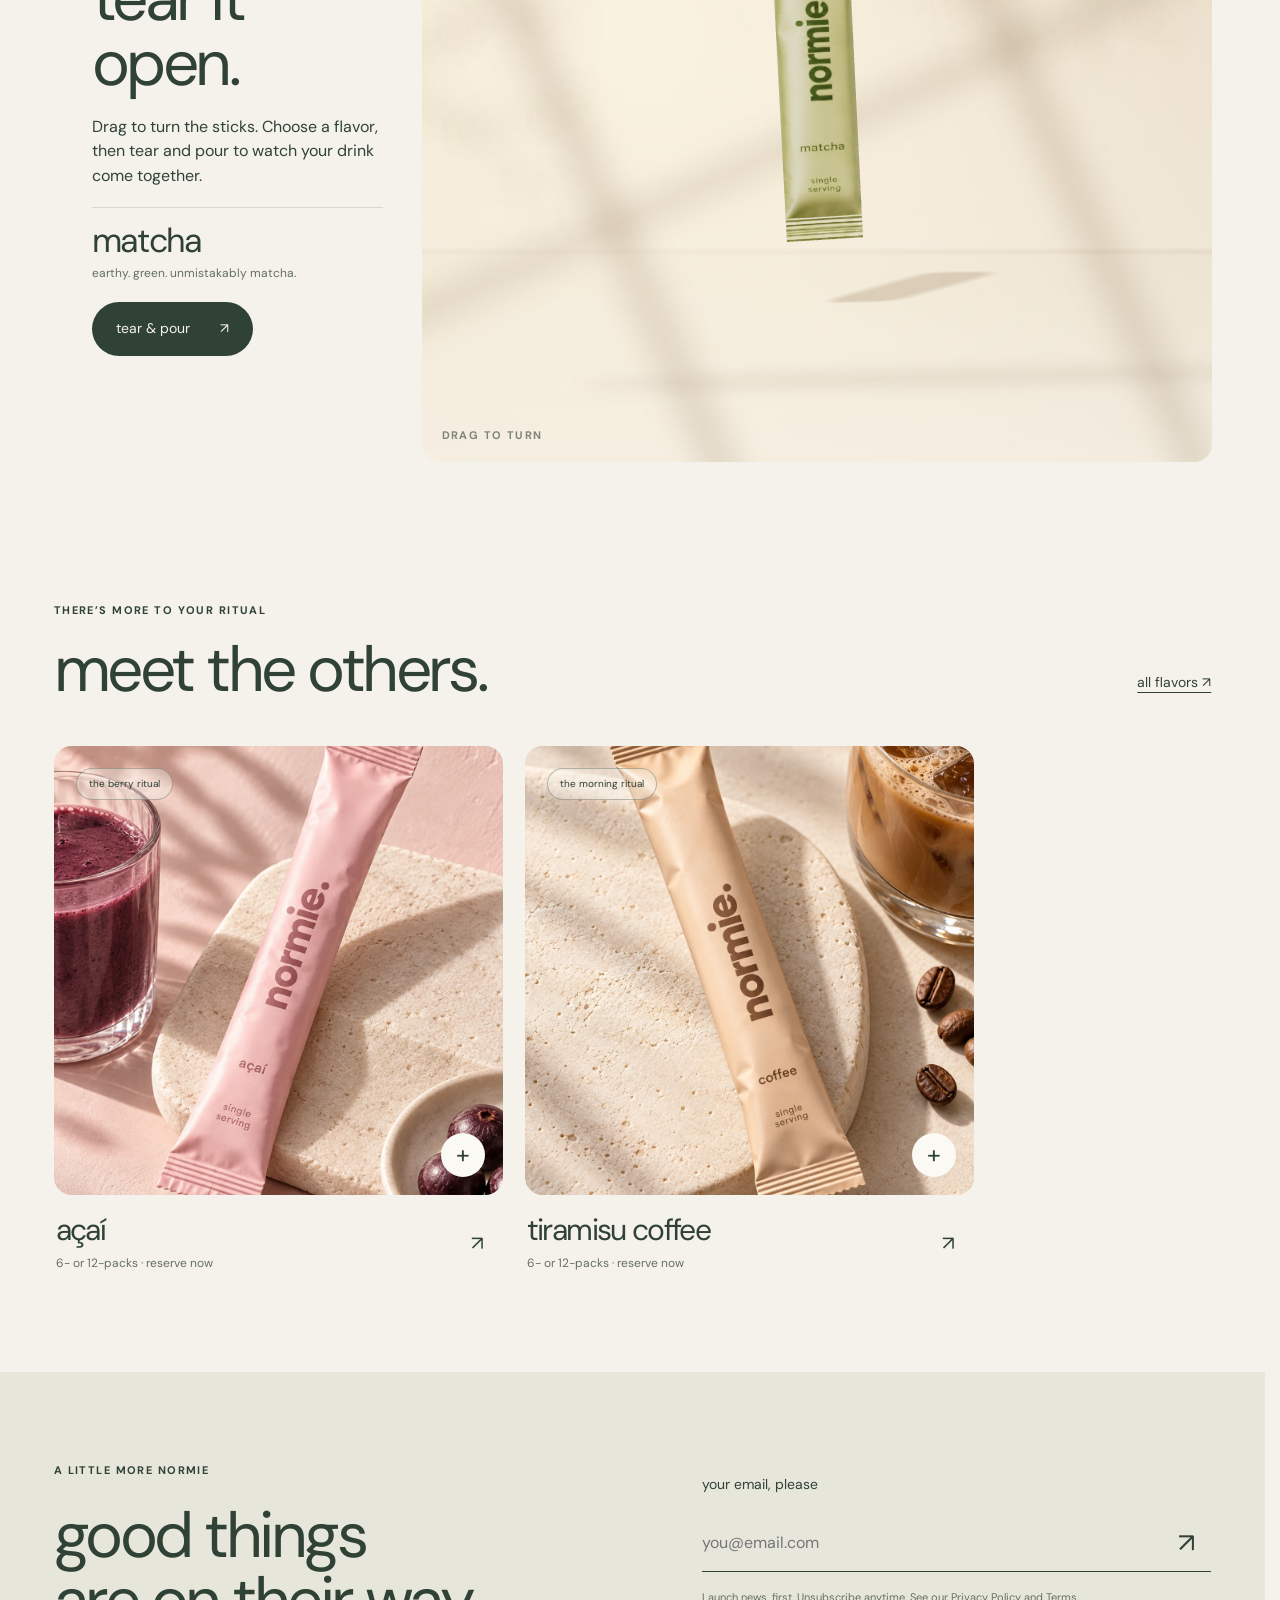
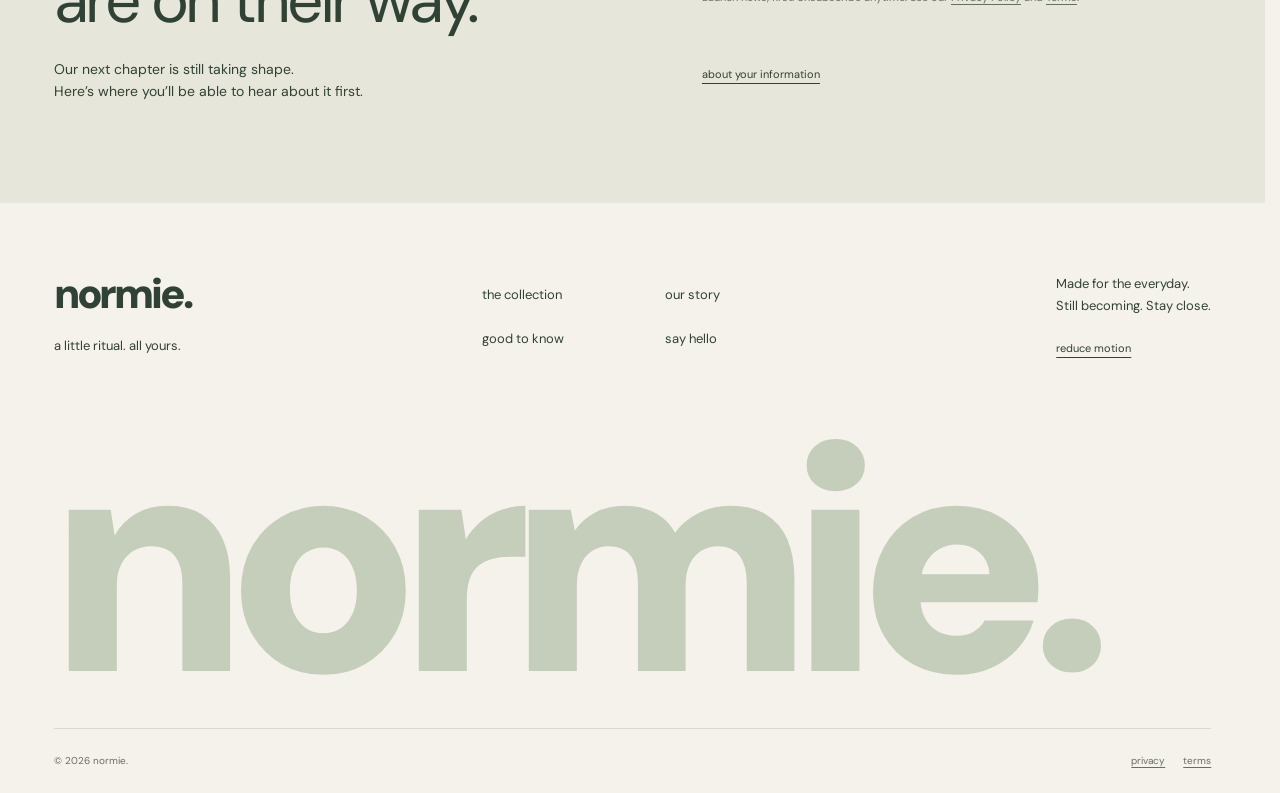
<file: products/matcha/index.html>
<!doctype html><html lang="en"><head><meta charset="UTF-8"><meta http-equiv="Content-Security-Policy" content="default-src 'self'; script-src 'self'; style-src 'self' 'unsafe-inline'; img-src 'self' data: blob:; media-src 'self'; font-src 'self'; connect-src 'self' https://*.supabase.co wss://*.supabase.co; form-action 'self'; base-uri 'self'; object-src 'none'"><meta name="referrer" content="strict-origin-when-cross-origin"><meta name="viewport" content="width=device-width,initial-scale=1"><meta name="theme-color" content="#f5f2eb"><meta name="description" content="normie matcha drink sticks: real matcha with L-theanine and American ginseng for calm, focused energy. Tear, pour into cold water or milk, stir."><title>matcha drink sticks with L-theanine — normie.</title><link rel="canonical" href="https://buynormie.com/products/matcha/"><meta property="og:type" content="website"><meta property="og:site_name" content="normie."><meta property="og:title" content="matcha drink sticks with L-theanine — normie."><meta property="og:description" content="normie matcha drink sticks: real matcha with L-theanine and American ginseng for calm, focused energy. Tear, pour into cold water or milk, stir."><meta property="og:url" content="https://buynormie.com/products/matcha/"><meta property="og:image" content="https://buynormie.com/assets/og-matcha.jpg"><meta property="og:image:width" content="1200"><meta property="og:image:height" content="630"><meta name="twitter:card" content="summary_large_image"><meta name="twitter:title" content="matcha drink sticks with L-theanine — normie."><meta name="twitter:description" content="normie matcha drink sticks: real matcha with L-theanine and American ginseng for calm, focused energy. Tear, pour into cold water or milk, stir."><meta name="twitter:image" content="https://buynormie.com/assets/og-matcha.jpg"><link rel="icon" href="../../assets/favicon.svg"><link rel="preload" as="font" href="../../assets/dm-sans-regular.ttf" type="font/ttf" crossorigin><link rel="stylesheet" href="../../styles.css?v=20261116a"><script type="module" src="../../app.js?v=20261116a"></script><script type="module" src="../../studio-loader.js?v=20261116a"></script></head><body data-page="product"><a href="#main" class="skip-link">Skip to content</a><div class="announcement">first boxes are coming <span aria-hidden="true">✦</span> <a href="../../index.html#order">reserve your box</a></div><header class="header"><div class="header-inner"><button class="icon-button mobile-only" data-open="menu" aria-label="Open menu"><span class="menu-icon" aria-hidden="true"></span></button><a class="wordmark" href="../../index.html" aria-label="Normie home">normie.</a><nav class="desktop-nav" aria-label="Main navigation"><div class="nav-dropdown"><button class="nav-link" aria-expanded="false" aria-controls="collection-menu" data-nav-toggle>the collection <span aria-hidden="true">⌄</span></button><div class="mega-menu" id="collection-menu" hidden><p class="eyebrow">find your everyday</p><div class="mega-products"><a href="../../products/matcha/index.html"><div class="image-frame " style="--product-color:#dce3ce"><img src="../../assets/matcha.webp" alt="Normie matcha stick with a prepared drink." width="1024" height="1280" loading="lazy" decoding="async"><span class="image-error" hidden>normie. matcha<small>Image unavailable. Explore the flavor details below.</small></span></div><span>matcha ↗</span></a><a href="../../products/acai/index.html"><div class="image-frame " style="--product-color:#ead8d9"><img src="../../assets/acai.webp" alt="Normie açaí stick with a prepared drink." width="1024" height="1280" loading="lazy" decoding="async"><span class="image-error" hidden>normie. açaí<small>Image unavailable. Explore the flavor details below.</small></span></div><span>açaí ↗</span></a><a href="../../products/coffee/index.html"><div class="image-frame " style="--product-color:#e4d7c7"><img src="../../assets/coffee.webp" alt="Normie tiramisu coffee stick with a prepared drink." width="1024" height="1280" loading="lazy" decoding="async"><span class="image-error" hidden>normie. tiramisu coffee<small>Image unavailable. Explore the flavor details below.</small></span></div><span>tiramisu coffee ↗</span></a></div><a class="text-link" href="../../collection/index.html">explore all flavors ↗</a></div></div><a class="nav-link" href="../../about/index.html">our story</a><a class="nav-link" href="../../help/index.html">good to know</a></nav><div class="header-actions"><a class="account-pill" href="../../index.html#account" aria-label="Sign in or view your account"><svg viewBox="0 0 24 24" aria-hidden="true"><circle cx="12" cy="8.5" r="3.8"/><path d="M4.5 20.5c1.4-3.6 4.2-5.4 7.5-5.4s6.1 1.8 7.5 5.4"/></svg><span class="account-label">sign in</span></a><a class="order-pill" href="../../index.html#order" data-track="cta_reserve_header">reserve</a><button class="icon-button" data-open="search" aria-label="Search flavors"><svg viewBox="0 0 24 24" aria-hidden="true"><circle cx="10.5" cy="10.5" r="6.5"/><path d="m16 16 5 5"/></svg></button><button class="bag-button" data-open="saved" aria-label="Your saved flavors"><span class="desktop-only">your shortlist</span><svg class="mobile-only" viewBox="0 0 24 24" aria-hidden="true"><path d="M5 5h14v17l-7-5-7 5z"/></svg><span class="save-count">0</span></button></div></div><div class="scroll-progress" aria-hidden="true"><span></span></div></header><div class="header-sentinel" aria-hidden="true"></div><main id="main"><section class="product-layout section" data-product-page="matcha"><div class="product-gallery" data-gallery><button class="gallery-main" data-lightbox="matcha" aria-label="Enlarge matcha product image"><img id="product-image" src="../../assets/matcha.webp" alt="Normie matcha stick with a prepared drink." width="1024" height="1280" fetchpriority="high"><span class="zoom-label">view closer ↗</span><span class="image-error" hidden>Image unavailable · matcha</span></button><div class="gallery-thumbs"><button class="selected" data-gallery-index="0" aria-label="Show the ritual" aria-pressed="true"><img src="../../assets/matcha.webp" alt="" width="100" height="100" loading="lazy"><span>the ritual</span></button><button class="" data-gallery-index="1" aria-label="Show packaging study" aria-pressed="false"><img src="../../assets/model-study.webp" alt="" width="100" height="100" loading="lazy"><span>packaging study</span></button></div></div><div id="product-details"><div class="product-info" data-info style="--product-color:#dce3ce;--product-ink:#354b3d"><p class="eyebrow">in 6- and 12-packs</p><h1 class="product-name">matcha</h1><p class="product-lead">A familiar green ritual, made your own.</p><p class="product-benefit">Calm, focused energy without the coffee crash.<sup>*</sup></p><p class="product-price muted">price announced at launch</p><a class="order-cta order-this" href="../../index.html#order" data-track="cta_reserve_product"><span>reserve your box</span><i aria-hidden="true">↗</i></a><fieldset class="variant-field"><legend>choose your flavor</legend><div class="variant-options"><button type="button" data-variant="matcha" class="variant selected" aria-pressed="true" style="--swatch:#dce3ce"><span aria-hidden="true"></span>matcha</button><button type="button" data-variant="acai" class="variant " aria-pressed="false" style="--swatch:#ead8d9"><span aria-hidden="true"></span>açaí</button><button type="button" data-variant="coffee" class="variant " aria-pressed="false" style="--swatch:#e4d7c7"><span aria-hidden="true"></span>tiramisu coffee</button></div></fieldset><p class="body-copy">Real matcha with L-theanine and American ginseng, in one stick.</p><div class="allergen-box"><p class="allergen-title">allergens</p><p>No major food allergens in the current formula.</p><p class="allergen-caffeine">Caffeine: contains naturally occurring caffeine from matcha. Exact amount printed on the box.</p></div><div class="availability"><span class="status-dot" aria-hidden="true"></span>Not shipping yet. Reserve your box to be first in line.</div><button class="button wide" data-save="matcha"><span class="roll"><span>save this flavor</span><span aria-hidden="true">save this flavor</span></span><span aria-hidden="true" class="arrow">↗</span></button><div class="detail-accordions"><div class="accordion"><h3><button aria-expanded="false" aria-controls="product-ingredients" data-accordion>supplement facts<span class="plus" aria-hidden="true"></span></button></h3><div class="accordion-panel" id="product-ingredients"><div><div class="accordion-content"><div class="supp-facts" role="group" aria-label="Supplement Facts for matcha"><p class="sf-title">Supplement Facts</p><p class="sf-serving">Serving Size 1 Stick<br>Servings Per Container 6 or 12</p><table><thead><tr><th scope="col"></th><th scope="col">Amount Per Serving</th><th scope="col">% Daily Value</th></tr></thead><tbody><tr class=""><th scope="row">Matcha green tea (Camellia sinensis) leaf powder</th><td>4 g</td><td>†</td></tr><tr class=""><th scope="row">L-theanine</th><td>200 mg</td><td>†</td></tr><tr class=""><th scope="row">American ginseng root extract (Cereboost®)</th><td>200 mg</td><td>†</td></tr></tbody></table><p class="sf-foot">† Daily Value not established.</p></div></div></div></div></div><div class="accordion"><h3><button aria-expanded="false" aria-controls="product-directions" data-accordion>how to make it<span class="plus" aria-hidden="true"></span></button></h3><div class="accordion-panel" id="product-directions"><div><div class="accordion-content"><ol class="directions"><li>Tear open one stick and pour it into 8 oz (240 ml) of cold water or milk.</li><li>Stir or shake for 15 seconds, then add ice.</li><li>Prefer it hot? Whisk into 8 oz of hot (not boiling) water or steamed milk.</li></ol></div></div></div></div><div class="accordion"><h3><button aria-expanded="false" aria-controls="product-before" data-accordion>caffeine &amp; warnings<span class="plus" aria-hidden="true"></span></button></h3><div class="accordion-panel" id="product-before"><div><div class="accordion-content"><p>Caffeine: contains naturally occurring caffeine from matcha. Exact amount printed on the box.</p><p>Not recommended for children or for people sensitive to caffeine.</p><p>Talk to your doctor before use if you are pregnant, nursing, taking medication, or have a medical condition. Keep out of reach of children. Store in a cool, dry place.</p></div></div></div></div><div class="accordion"><h3><button aria-expanded="false" aria-controls="product-pack" data-accordion>the pack<span class="plus" aria-hidden="true"></span></button></h3><div class="accordion-panel" id="product-pack"><div><div class="accordion-content"><p>Comes in a 6-pack (2 of each flavor) or a 12-pack (4 of each flavor) of individually wrapped sticks. Or build the normie special: 12 sticks in any mix you choose.</p></div></div></div></div></div><p class="small muted concept-note">normie is in development. Amounts shown are pre-production targets, and packaging and photos are concept artwork. The final label prints on every box.</p><p class="small muted fda-note"><sup>*</sup>These statements have not been evaluated by the Food and Drug Administration. This product is not intended to diagnose, treat, cure, or prevent any disease.</p></div></div></section><section class="section studio-section"><div class="studio" data-studio="matcha" data-rise3d aria-labelledby="studio-title"><div class="studio-copy"><p class="eyebrow" data-rise>pick one up</p><h2 id="studio-title" data-rise>turn it over.<br>tear it open.</h2><p class="studio-lead" data-rise>Drag to turn the sticks. Choose a flavor, then tear and pour to watch your drink come together.</p><div class="studio-readout" data-rise><p class="studio-name">matcha</p><p class="studio-note small muted">earthy. green. unmistakably matcha.</p></div><div class="studio-actions" data-rise><button type="button" class="studio-pour" data-studio-pour><span>tear &amp; pour</span><i aria-hidden="true">↗</i></button></div><p class="sr-only studio-status" aria-live="polite"></p></div><div class="studio-stage"><canvas class="studio-canvas" tabindex="0" role="img" aria-label="Interactive 3D view of normie drink sticks. Drag or use arrow keys to turn. Press Enter to tear and pour."></canvas><span class="studio-hint" aria-hidden="true">drag to turn</span><p class="studio-fallback-note small muted">3D view unavailable in this browser.</p></div></div></section><section class="section related"><div class="section-heading"><div><p class="eyebrow">there’s more to your ritual</p><h2>meet the others.</h2></div><a class="text-link" href="../../collection/index.html">all flavors ↗</a></div><div class="product-grid"><article class="product-card" data-product="acai" style="--product-color:#ead8d9;--product-ink:#674a51"><div class="card-image"><a href="../../products/acai/index.html" aria-label="Explore açaí"><div class="image-frame " style="--product-color:#ead8d9"><img src="../../assets/acai.webp" alt="Normie açaí stick with a prepared drink." width="1024" height="1280" loading="lazy" decoding="async"><span class="image-error" hidden>normie. açaí<small>Image unavailable. Explore the flavor details below.</small></span></div></a><span class="card-tag">the berry ritual</span><button class="quick-button" data-quick="acai" aria-label="Quick view açaí">+</button></div><div class="card-meta"><div><a href="../../products/acai/index.html"><h3>açaí</h3></a><p>6- or 12-packs · reserve now</p></div><a class="circle-link" href="../../products/acai/index.html" aria-label="Explore açaí">↗</a></div></article><article class="product-card" data-product="coffee" style="--product-color:#e4d7c7;--product-ink:#634f3d"><div class="card-image"><a href="../../products/coffee/index.html" aria-label="Explore tiramisu coffee"><div class="image-frame " style="--product-color:#e4d7c7"><img src="../../assets/coffee.webp" alt="Normie tiramisu coffee stick with a prepared drink." width="1024" height="1280" loading="lazy" decoding="async"><span class="image-error" hidden>normie. tiramisu coffee<small>Image unavailable. Explore the flavor details below.</small></span></div></a><span class="card-tag">the morning ritual</span><button class="quick-button" data-quick="coffee" aria-label="Quick view tiramisu coffee">+</button></div><div class="card-meta"><div><a href="../../products/coffee/index.html"><h3>tiramisu coffee</h3></a><p>6- or 12-packs · reserve now</p></div><a class="circle-link" href="../../products/coffee/index.html" aria-label="Explore tiramisu coffee">↗</a></div></article></div></section><section class="newsletter section" id="stay-close"><div><p class="eyebrow">a little more normie</p><h2>good things<br>are on their way.</h2><p>Our next chapter is still taking shape.<br>Here’s where you’ll be able to hear about it first.</p></div><div><form class="brand-form" data-form="waitlist" novalidate><p class="form-label">your email, please</p><label class="sr-only" for="newsletter-email">Email address</label><div class="input-row"><input id="newsletter-email" name="email" type="email" autocomplete="email" placeholder="you@email.com" aria-describedby="newsletter-status newsletter-disclosure" required><button type="submit" aria-label="Join the waitlist">↗</button></div><p id="newsletter-disclosure" class="small form-disclosure">Launch news, first. Unsubscribe anytime. See our <a href="../../privacy/index.html">Privacy Policy</a> and <a href="../../terms/index.html">Terms</a>.</p><p id="newsletter-status" class="form-status small" role="status" aria-live="polite"></p></form><a class="text-link" href="../../privacy/index.html">about your information</a></div></section></main><footer><div class="footer-top"><div><a class="wordmark" href="../../index.html">normie.</a><p>a little ritual. all yours.</p></div><nav aria-label="Footer navigation"><a class="nav-link" href="../../collection/index.html">the collection</a><a class="nav-link" href="../../about/index.html">our story</a><a class="nav-link" href="../../help/index.html">good to know</a><a class="nav-link" href="../../help/index.html#contact">say hello</a></nav><div class="footer-note">Made for the everyday.<br>Still becoming. Stay close.<button class="motion-setting text-link" aria-pressed="false">reduce motion</button></div></div><div class="footer-wordmark" aria-hidden="true">normie.</div><div class="footer-bottom"><span>© 2026 normie.</span><span class="footer-legal"><a href="../../privacy/index.html">privacy</a><a href="../../terms/index.html">terms</a></span></div></footer><dialog id="overlay" class="overlay" aria-labelledby="overlay-title"><div class="overlay-header"><h2 id="overlay-title"></h2><button class="icon-button" data-close aria-label="Close dialog">×</button></div><div id="overlay-body" class="overlay-body"></div></dialog><div id="global-status" class="sr-only" role="status" aria-live="polite"></div><noscript><style>.accordion-panel{grid-template-rows:1fr;opacity:1;visibility:visible}.accordion h3 button{pointer-events:none}</style><div class="no-js">Product pages and ingredient information are available. Enable JavaScript for search, saved flavors, and form previews.</div></noscript></body></html>
</file>
<file: styles.css>
@font-face{font-family:DM;src:url('assets/dm-sans-regular.ttf') format('truetype');font-weight:400;font-display:swap}@font-face{font-family:DM;src:url('assets/dm-sans-bold.ttf') format('truetype');font-weight:700;font-display:swap}@font-face{font-family:DM;src:url('assets/dm-sans-black.ttf') format('truetype');font-weight:900;font-display:swap}
:root{--cream:#f5f2eb;--paper:#fbf9f4;--ink:#304236;--muted:#657064;--line:#d6d9cd;--sage:#dce3ce;--blush:#ead8d9;--oat:#e4d7c7;--gutter:clamp(20px,4.2vw,64px);--radius:18px;--header:84px;--fast:180ms;--ui:260ms;--panel:400ms;--close:240ms;--reveal:600ms;--variant:280ms;--background:350ms;--ease:cubic-bezier(.22,1,.36,1);--interface:cubic-bezier(.4,0,.2,1)}
*{box-sizing:border-box}html{scroll-behavior:smooth;scroll-padding-top:calc(var(--header) + 20px);scrollbar-gutter:stable}body{margin:0;font:400 16px/1.55 DM,Arial,sans-serif;color:var(--ink);background:var(--cream);-webkit-font-smoothing:antialiased}button,input,select,textarea{font:inherit;color:inherit}button,a,input,textarea,select{-webkit-tap-highlight-color:transparent}button{cursor:pointer}button{border:0;background:none}a{color:inherit;text-decoration:none}img{max-width:100%;display:block}svg{width:22px;height:22px;stroke:currentColor;fill:none;stroke-width:1.4}h1,h2,h3,p{margin:0}h1,h2,h3{font-weight:400;line-height:1.02;letter-spacing:-.055em}h1{font-size:clamp(56px,7vw,104px)}h2{font-size:clamp(44px,5vw,76px)}h3{font-size:30px}p{margin-bottom:1em}p:last-child{margin-bottom:0}em{font-family:Georgia,serif;font-weight:400}button:disabled{opacity:.3;cursor:default}button,a{touch-action:manipulation}fieldset{border:0;padding:0;margin:0}legend{padding:0}::selection{background:var(--sage)}:focus-visible{outline:2px solid var(--ink);outline-offset:5px}button:focus-visible{outline-offset:3px}[hidden]{display:none!important}.sr-only{position:absolute;width:1px;height:1px;padding:0;margin:-1px;overflow:hidden;clip:rect(0,0,0,0);white-space:nowrap;border:0}.skip-link{position:fixed;z-index:1000;left:20px;top:-100px;padding:14px 24px;background:var(--ink);color:white}.skip-link:focus{top:16px}.section{padding:100px var(--gutter);max-width:1680px;margin:auto}.eyebrow{font-size:11px;text-transform:uppercase;letter-spacing:.13em;font-weight:700;margin-bottom:24px;line-height:1.5}.small{font-size:12px;line-height:1.65}.muted{color:var(--muted)}.text-link,.nav-link{display:inline-block;position:relative}.text-link{font-size:14px;padding:8px 0}.text-link:after,.nav-link:after{content:'';position:absolute;left:0;right:0;bottom:4px;height:1px;background:currentColor;transform:scaleX(0);transform-origin:left;transition:transform var(--fast)}.text-link:focus-visible:after,.nav-link:focus-visible:after{transform:scaleX(1)}.text-link{text-decoration:underline;text-underline-offset:5px;text-decoration-thickness:1px}.button{min-height:54px;border-radius:100px;background:var(--ink);color:var(--cream);display:inline-flex;align-items:center;justify-content:space-between;gap:38px;padding:14px 26px;font-size:14px;transition:background var(--fast),transform 100ms}.button.outline{background:transparent;border:1px solid var(--ink);color:var(--ink)}.button.wide{width:100%}.roll{height:22px;overflow:hidden;display:grid;line-height:22px}.roll>span{grid-area:1/1;transition:transform var(--ui) var(--ease)}.roll>span+span{transform:translateY(110%)}.arrow{display:inline-block;transition:transform var(--ui)}.button:active{transform:scale(.985)}.button:focus-visible .roll>span:first-child{transform:translateY(-110%)}.button:focus-visible .roll>span+span{transform:translateY(0)}.circle-button,.circle-link{width:46px;height:46px;border:1px solid var(--line);border-radius:50%;display:inline-flex;align-items:center;justify-content:center;font-size:20px;flex-shrink:0;transition:background var(--fast)}.icon-button{height:44px;width:44px;display:inline-flex;align-items:center;justify-content:center;border-radius:50%;font-size:30px}.mobile-only{display:none!important}.announcement{text-align:center;background:var(--ink);color:var(--cream);padding:10px 20px;min-height:38px;font-size:11px;letter-spacing:.035em}.header{position:sticky;top:0;z-index:50;background:#f5f2ebdd;border-bottom:1px solid transparent;transition:background 240ms,border-color 240ms}.header.solid{background:var(--cream);border-bottom-color:var(--line)}.header-inner{height:var(--header);display:flex;align-items:center;justify-content:space-between;gap:32px;padding:0 var(--gutter);max-width:1680px;margin:auto}.wordmark{font-size:42px;font-weight:900;letter-spacing:-.075em;line-height:1}.desktop-nav{display:flex;gap:35px;align-items:center;margin-left:35px}.nav-link{font-size:13px;padding:12px 0}.nav-link>span{padding-left:5px}.header-actions{display:flex;align-items:center;gap:18px}.bag-button{display:flex;align-items:center;gap:10px;font-size:13px;min-height:44px}.save-count{display:flex;align-items:center;justify-content:center;width:24px;height:24px;background:var(--sage);border-radius:50%;font-size:11px}.header-sentinel{height:1px;margin-bottom:-1px}.nav-dropdown{position:static}.mega-menu{position:absolute;top:100%;left:0;right:0;background:var(--paper);padding:30px var(--gutter) 35px;border-bottom:1px solid var(--line);box-shadow:0 20px 40px #27372b12}.mega-products{display:grid;grid-template-columns:repeat(3,1fr);gap:20px;max-width:800px;margin-bottom:12px}.mega-products a{display:grid;grid-template-columns:96px 1fr;align-items:center;gap:16px;font-size:22px}.mega-products .image-frame{height:110px;aspect-ratio:auto;border-radius:8px}.mega-products img{height:100%;width:100%;object-fit:cover}.menu-icon{width:22px;height:12px;border-top:1px solid;border-bottom:1px solid}
.hero{margin:0 16px;position:relative;min-height:610px;height:min(49vw,760px);border-radius:var(--radius);overflow:hidden;background:var(--oat)}.hero-media{position:absolute;inset:0;overflow:hidden}.hero-media>img{width:100%;height:100%;object-fit:cover;object-position:center 57%}.hero-copy{position:relative;z-index:1;padding:clamp(60px,7vw,110px) 0 90px calc(var(--gutter) - 16px);width:49%;max-width:720px}.hero-copy h1{font-size:clamp(56px,6.5vw,100px);margin-bottom:26px;letter-spacing:-.07em}.hero-copy>p:not(.eyebrow){font-size:16px;line-height:1.7;margin-bottom:28px}.hero-copy .eyebrow{margin-bottom:24px}.hero-caption{position:absolute;bottom:26px;left:calc(var(--gutter) - 16px);right:calc(var(--gutter) - 16px);display:flex;justify-content:space-between;font-size:11px;letter-spacing:.03em}.section-heading{display:flex;justify-content:space-between;gap:40px;align-items:end;margin-bottom:44px}.section-heading .eyebrow{margin-bottom:18px}.section-aside{max-width:330px}.section-aside p{font-size:14px}.rail-controls{display:flex;gap:8px;justify-content:flex-end;margin-top:24px}.product-rail{display:grid;grid-auto-flow:column;grid-auto-columns:calc((100% - 36px)/3);gap:18px;overflow-x:auto;scroll-snap-type:x proximity;scrollbar-width:none;padding-bottom:14px;scroll-padding:0}.product-rail::-webkit-scrollbar{display:none}.product-card{min-width:0;scroll-snap-align:start}.card-image{position:relative;background:var(--product-color);border-radius:var(--radius);overflow:hidden}.image-frame{aspect-ratio:4/5;background:var(--product-color,var(--sage));overflow:hidden;position:relative}.image-frame>img{width:100%;height:100%;object-fit:cover}.card-image .image-frame{aspect-ratio:4/5}.card-tag{position:absolute;top:22px;left:22px;font-size:10px;padding:7px 12px;border:1px solid #30423650;border-radius:100px;background:#f5f2eb66;color:var(--ink)}.quick-button{position:absolute;bottom:18px;right:18px;background:var(--paper);border-radius:50%;height:44px;width:44px;font-size:25px;transition:background var(--fast),transform var(--ui)}.quick-button:hover{background:var(--sage);transform:rotate(90deg)}.card-meta{display:flex;align-items:center;justify-content:space-between;padding:20px 2px 0;gap:15px}.card-meta h3{font-size:30px;margin-bottom:8px}.card-meta p{font-size:12px;color:var(--muted)}.card-meta .circle-link{border:0}.section-bottom{display:flex;justify-content:space-between;align-items:center;gap:24px;margin-top:36px}.manifesto{text-align:center;border-top:1px solid var(--line);border-bottom:1px solid var(--line);padding-top:110px;padding-bottom:110px}.manifesto h2{font-size:clamp(38px,4.5vw,68px);line-height:1.08}.manifesto>p:not(.eyebrow){max-width:480px;margin:30px auto 20px;font-size:15px}.ritual-story{padding:100px var(--gutter) 0;max-width:1680px;margin:auto}.story-top{display:flex;justify-content:space-between;align-items:end;gap:30px;margin-bottom:60px}.section-pills{position:relative;display:flex;padding:5px;border:1px solid var(--line);border-radius:100px;gap:4px;align-items:center;white-space:nowrap}.section-pills a{position:relative;z-index:1;padding:11px 17px;font-size:12px;border-radius:100px}.pill-indicator{position:absolute;left:0;top:5px;bottom:5px;background:var(--sage);border-radius:100px;transition:width var(--ui) var(--ease),transform var(--ui) var(--ease)}.story-chapter{display:grid;grid-template-columns:1fr 1fr;gap:8%;align-items:center;margin-bottom:70px;scroll-margin-top:calc(var(--header) + 25px)}.story-image{border-radius:var(--radius);overflow:hidden}.story-image .image-frame,.story-image>img{aspect-ratio:1/1;width:100%;height:auto;object-fit:cover}.story-copy{max-width:460px;padding:24px 0}.chapter-number{display:block;font-size:12px;color:var(--muted);margin-bottom:48px}.story-copy .eyebrow{margin-bottom:18px}.story-copy h3{font-size:clamp(40px,4.2vw,64px);margin-bottom:26px}.story-copy p:not(.eyebrow){max-width:370px;font-size:15px}.story-copy .small{font-size:12px!important}.story-copy .button{margin-top:12px}.reversed .story-image{order:2}.reversed .story-copy{padding-left:8%}.wide-editorial{display:grid;grid-template-columns:1.12fr 1fr;gap:0;padding-top:30px;padding-bottom:90px}.editorial-photo{border-radius:var(--radius) 0 0 var(--radius);height:600px;overflow:hidden;background:var(--oat)}.editorial-photo img{height:112%;width:100%;object-fit:cover;position:relative;top:-6%}.editorial-copy{display:flex;flex-direction:column;align-items:flex-start;justify-content:center;background:var(--sage);padding:65px 14%;border-radius:0 var(--radius) var(--radius) 0}.editorial-copy h2{margin-bottom:28px;font-size:clamp(40px,4.5vw,66px)}.editorial-copy p:not(.eyebrow){font-size:15px}.newsletter{display:grid;grid-template-columns:1fr 1fr;gap:12%;padding-top:90px;padding-bottom:100px;background:#e7e6db;max-width:none}.newsletter>div{max-width:650px}.newsletter>div:last-child{align-self:center;width:100%}.newsletter h2{margin-bottom:26px}.newsletter p:not(.eyebrow){font-size:14px}.brand-form{width:100%}.form-label{font-size:14px;margin:0 0 20px}.input-row{display:flex;border-bottom:1px solid var(--ink);gap:15px}.brand-form input,.brand-form textarea{border:0;border-bottom:1px solid var(--line);background:transparent;width:100%;padding:15px 0;border-radius:0;outline-offset:3px;font-size:16px;transition:border-color 150ms;min-width:0}.input-row input{border:0}.input-row button{font-size:27px;width:50px;flex-shrink:0}.brand-form label:not(.sr-only){display:block;font-size:12px;margin-top:20px}.brand-form textarea{resize:vertical;min-height:120px}.brand-form .button{margin-top:24px}.brand-form [aria-invalid=true]{border-color:#a04939}.form-disclosure{margin-top:16px!important;color:var(--muted);font-size:11px!important}.form-status{min-height:40px;margin-top:12px;transition:opacity var(--fast);font-size:12px!important}.form-status.error{color:#913c32}.form-status.pending{opacity:.65}.newsletter .text-link{font-size:11px}footer{padding:70px var(--gutter) 24px;background:var(--cream);overflow:hidden}.footer-top{display:grid;grid-template-columns:1.1fr 1fr 1fr;gap:60px}.footer-top p{font-size:13px;margin-top:20px}.footer-top nav{display:grid;grid-template-columns:1fr 1fr;gap:0 32px;align-content:start}.footer-note{justify-self:end;font-size:13px;line-height:1.7}.motion-setting{display:block;margin-top:14px;font-size:11px}.footer-wordmark{font-size:clamp(100px,25vw,420px);font-weight:900;line-height:.82;letter-spacing:-.075em;margin-top:65px;margin-left:-.018em;color:#c4ceba}.footer-bottom{display:flex;justify-content:space-between;gap:18px;margin-top:35px;padding-top:24px;border-top:1px solid var(--line);font-size:10px;color:var(--muted)}.footer-bottom a{text-decoration:underline;text-underline-offset:3px}
.collection-intro{text-align:center;padding-bottom:65px}.collection-intro h1{margin-bottom:30px}.collection-intro>p:last-child{font-size:16px}.collection-shop{padding-top:0}.collection-toolbar{display:flex;justify-content:space-between;gap:20px;border-top:1px solid var(--line);border-bottom:1px solid var(--line);padding:18px 0;align-items:center}.filter-options{display:flex;gap:10px}.filter-button{padding:12px 20px;border-radius:100px;border:1px solid transparent;font-size:13px;min-height:44px}.filter-button.active{border-color:var(--ink)}.sort-label{display:flex;align-items:center;gap:15px;font-size:12px}.sort-label select{border:0;background:transparent;padding:10px;font-size:13px;max-width:160px}.results-meta{display:flex;justify-content:space-between;align-items:center;min-height:74px;font-size:12px}.filter-chip{background:var(--sage);padding:6px 14px;border-radius:100px;min-height:35px}.product-grid{display:grid;grid-template-columns:repeat(3,1fr);gap:22px}.collection-disclaimer{margin-top:50px}.related .product-grid{grid-template-columns:repeat(2,1fr);max-width:920px}.related .image-frame{aspect-ratio:1/1}.results-loading{opacity:.6}.product-grid{transition:opacity var(--fast)}#collection-empty{text-align:center;padding:80px 20px}#collection-empty p{margin:24px 0}.product-layout{display:grid;grid-template-columns:1.1fr .9fr;gap:9%;padding-top:45px;padding-bottom:70px;align-items:start}.product-gallery{position:sticky;top:calc(var(--header) + 24px)}.gallery-main{display:block;position:relative;border-radius:var(--radius);padding:0;overflow:hidden;background:var(--sage);width:100%;aspect-ratio:4/5}.gallery-main>img{width:100%;height:100%;object-fit:cover}.gallery-main.study>img{object-fit:contain;background:var(--paper)}.zoom-label{position:absolute;right:20px;bottom:20px;padding:9px 15px;border-radius:100px;background:var(--paper);font-size:11px}.gallery-thumbs{display:flex;gap:12px;margin-top:15px}.gallery-thumbs button{display:flex;align-items:center;gap:12px;font-size:11px;border:1px solid var(--line);border-radius:8px;padding:6px 12px 6px 6px}.gallery-thumbs button.selected{border-color:var(--ink)}.gallery-thumbs img{width:46px;height:54px;object-fit:cover;border-radius:4px}.gallery-caption{margin-top:12px}.product-info .eyebrow{margin:20px 0 22px;font-size:10px}.product-name{font-size:clamp(64px,6vw,88px);overflow-wrap:anywhere}.product-name small{display:block;font-size:28px;letter-spacing:-.04em;margin-top:10px}.product-lead{font-size:21px;line-height:1.35;margin-top:24px;max-width:400px;letter-spacing:-.02em}.variant-field{margin:35px 0 25px}.variant-field legend{font-size:11px;margin-bottom:13px}.variant-options{display:flex;flex-wrap:wrap;gap:8px}.variant{display:flex;gap:8px;align-items:center;border:1px solid var(--line);padding:11px 14px;border-radius:100px;font-size:12px;min-height:44px;transition:border-color 150ms,background var(--background)}.variant.selected{border-color:var(--ink);background:var(--product-color)}.variant>span{height:16px;width:16px;background:var(--swatch);border-radius:50%;border:1px solid #30423625}.body-copy{font-size:14px;line-height:1.7;margin-bottom:28px}.availability{font-size:11px;display:flex;align-items:center;gap:7px;margin-bottom:16px}.status-dot{width:6px;height:6px;background:#748262;border-radius:50%;flex-shrink:0}.shortlist-explainer{text-align:center;margin:10px 0 30px;font-size:10px}.accordion{border-top:1px solid var(--line)}.accordion:last-child{border-bottom:1px solid var(--line)}.accordion h3{font:400 14px/1.4 DM,sans-serif;letter-spacing:0}.accordion h3>button{width:100%;min-height:66px;display:flex;align-items:center;justify-content:space-between;text-align:left;padding:20px 0;gap:20px}.plus{position:relative;width:14px;height:14px;flex-shrink:0}.plus:before,.plus:after{content:'';position:absolute;height:1px;width:14px;left:0;top:6px;background:var(--ink);transition:transform 180ms}.plus:after{transform:rotate(90deg)}[aria-expanded=true] .plus:after{transform:rotate(0)}.accordion-panel{display:grid;grid-template-rows:0fr;transition:grid-template-rows 280ms var(--ease),opacity 180ms;opacity:0;visibility:hidden}.accordion-panel>div{overflow:hidden;min-height:0}.accordion-panel.open{grid-template-rows:1fr;opacity:1;visibility:visible}.accordion-content{padding:0 0 24px;font-size:13px;line-height:1.75}.ingredient-list{margin:20px 0}.ingredient-list>div{display:flex;gap:15px;justify-content:space-between;border-bottom:1px solid #d6d9cd90;padding:10px 0}.ingredient-list dd{margin:0;flex-shrink:0}.warning{border-left:2px solid #93655d;padding-left:12px;font-size:12px}.full-details{margin-top:25px}.about-intro{text-align:center;padding-top:100px;padding-bottom:70px}.about-intro h1{font-size:clamp(58px,6.8vw,104px);margin-bottom:30px}.about-photo{margin:0 var(--gutter);height:560px;border-radius:var(--radius);overflow:hidden}.about-photo img{width:100%;height:100%;object-fit:cover;object-position:center 55%}.about-story{display:grid;grid-template-columns:.8fr 1fr;gap:14%;padding-top:100px;padding-bottom:110px}.about-story>div:last-child>p{font-size:15px}.about-story .large-copy{font-size:26px!important;line-height:1.4;letter-spacing:-.02em}.editorial-tabs{margin-top:40px}.editorial-tabs [role=tablist]{display:flex;gap:22px;border-bottom:1px solid var(--line);margin-bottom:25px}.editorial-tabs [role=tab]{font-size:12px;padding:12px 0;border-bottom:1px solid transparent;white-space:nowrap}.editorial-tabs [role=tab][aria-selected=true]{border-color:var(--ink)}.editorial-tabs [role=tabpanel]{min-height:170px}.editorial-tabs h3{font-size:26px;margin-bottom:20px}.editorial-tabs p{font-size:14px}.help-intro{padding-bottom:60px}.help-intro h1{margin-bottom:25px}.help-layout{display:grid;grid-template-columns:1fr 2fr;gap:12%;padding-top:0;max-width:1440px}.help-nav{display:flex;flex-direction:column;align-items:flex-start;gap:20px;position:sticky;top:calc(var(--header) + 35px);height:fit-content;font-size:13px;padding-top:10px}.help-nav a{text-decoration:underline;text-underline-offset:5px}.help-layout h2{font-size:42px;margin-bottom:35px}.contact-section,.privacy-section{margin-top:90px}.help-layout .accordion h3>button{font-size:15px;padding:24px 0}.help-layout .accordion-content{font-size:14px}.privacy-section p{font-size:14px}.build-notes{max-width:1000px}.build-notes h1{font-size:64px;margin-bottom:40px}.build-notes h2{font-size:36px;margin:50px 0 25px}.note-links{display:flex;flex-wrap:wrap;gap:15px;margin:35px 0}.no-js{padding:16px;background:var(--sage);font-size:12px;text-align:center}
.overlay{padding:0;border:0;color:var(--ink);background:var(--paper);margin:0 0 0 auto;width:min(580px,100%);height:100dvh;max-height:100dvh;max-width:100%;overflow:hidden;box-shadow:-10px 0 50px #00000008;position:fixed;inset:0 0 0 auto;transform:translateX(100%);transition:transform var(--panel) var(--ease)}.overlay[open].visible{transform:translateX(0)}.overlay::backdrop{background:#14221c;opacity:0;transition:opacity 180ms}.overlay.visible::backdrop{opacity:.35}.overlay.closing{transition-duration:var(--close)}.overlay[data-kind=menu]{margin:0 auto 0 0;inset:0 auto 0 0;transform:translateX(-100%);transition-duration:380ms}.overlay[data-kind=menu].visible{transform:translateX(0)}.overlay-header{display:flex;justify-content:space-between;align-items:center;padding:22px 30px;border-bottom:1px solid var(--line);height:85px;flex-shrink:0}.overlay-header h2{font-size:27px;letter-spacing:-.04em}.overlay-body{height:calc(100% - 85px);overflow-y:auto;overscroll-behavior:contain;padding:30px;padding-bottom:max(30px,env(safe-area-inset-bottom))}.overlay[data-kind=lightbox]{inset:4vh 4vw;margin:auto;width:92vw;height:92dvh;border-radius:var(--radius);transform:scale(.98);opacity:0;transition:transform 240ms var(--ease),opacity 240ms}.overlay[data-kind=lightbox].visible{transform:scale(1);opacity:1}.overlay[data-kind=lightbox] .overlay-body{display:flex;flex-direction:column;padding:20px}.lightbox-image{min-height:0;flex:1;display:flex;align-items:center;justify-content:center;background:var(--cream);border-radius:8px;overflow:hidden}.lightbox-image img{max-height:100%;max-width:100%;object-fit:contain;height:100%}.lightbox-controls{display:flex;justify-content:space-between;align-items:center;gap:20px;padding-top:15px;font-size:12px}.lightbox-controls>div{display:flex;gap:8px}.mobile-menu-links{display:flex;flex-direction:column;gap:15px;margin:20px 0 60px}.mobile-menu-links a{font-size:40px;letter-spacing:-.05em}.mobile-menu-flavors{display:grid;grid-template-columns:repeat(3,1fr);gap:10px}.mobile-menu-flavors .image-frame{border-radius:8px;aspect-ratio:4/5}.mobile-menu-flavors a>span{display:block;font-size:12px;padding-top:10px}.quick-image{aspect-ratio:1.4/1;border-radius:12px;overflow:hidden}.quick-image img{width:100%;height:100%;object-fit:cover}.overlay .product-info .product-name{font-size:64px}.overlay .product-info .eyebrow{margin-top:30px}.overlay .product-lead{font-size:19px}.overlay .product-info .variant-field{margin-top:25px}.search-input{border:0;border-bottom:1px solid var(--ink);background:transparent;width:100%;padding:15px 0;font-size:22px;border-radius:0}.search-help{margin-top:12px;font-size:12px;color:var(--muted)}.search-status{min-height:30px;font-size:12px;margin:22px 0 0}.search-result,.saved-item{display:grid;grid-template-columns:90px 1fr auto;align-items:center;gap:20px;padding:20px 0;border-bottom:1px solid var(--line)}.search-result img,.saved-item img{height:110px;width:90px;object-fit:cover;border-radius:8px}.search-result h3,.saved-item h3{font-size:26px;margin-bottom:8px}.search-result p,.saved-item p{font-size:11px;color:var(--muted)}.saved-empty{padding:65px 0}.saved-empty h3{font-size:43px;margin-bottom:25px}.saved-empty p{font-size:14px;max-width:320px;margin-bottom:30px}.saved-item button{font-size:11px;text-decoration:underline;text-underline-offset:3px;min-height:44px}.saved-summary{border-top:1px solid var(--line);padding-top:25px;margin-top:30px;font-size:12px;color:var(--muted)}.filter-drawer{display:flex;flex-direction:column;gap:20px}.filter-drawer label{display:flex;align-items:center;gap:12px;padding:12px 0;font-size:18px}.filter-drawer input{accent-color:var(--ink);width:18px;height:18px}.filter-actions{display:flex;gap:20px;margin-top:50px}.image-error{position:absolute;inset:0;display:flex;flex-direction:column;align-items:center;justify-content:center;text-align:center;padding:30px;background:var(--product-color,var(--oat));font-size:28px;letter-spacing:-.03em}.image-error small{font-size:12px;max-width:240px;margin-top:15px;letter-spacing:0}.hero-media .image-error{align-items:flex-end;padding-right:8%;font-size:40px}.reveal-ready{opacity:0;transform:translateY(20px)}.reveal-ready.revealed{opacity:1;transform:none;transition:opacity var(--reveal) var(--ease),transform var(--reveal) var(--ease)}.reveal-ready:focus-within{opacity:1;transform:none}
@media(hover:hover){.button:hover .roll>span:first-child{transform:translateY(-110%)}.button:hover .roll>span+span{transform:translateY(0)}.button:hover .arrow{transform:translateX(3px)}.text-link:hover:after,.nav-link:hover:after{transform:scaleX(1)}.circle-button:hover:not(:disabled),.circle-link:hover{background:var(--sage)}}
@media(min-width:1600px){.hero{max-width:1648px;margin:auto}.hero-copy{padding-left:48px}}
@media(max-width:1100px){.desktop-nav{gap:20px;margin-left:0}.header-inner{gap:20px}.hero{height:620px;min-height:0}.hero-copy{width:51%;padding-top:95px}.hero-copy h1{font-size:68px}.hero-media>img{object-position:55% center}.story-top{align-items:start;flex-direction:column}.story-chapter{gap:7%}.story-copy h3{font-size:46px}.editorial-photo{height:480px}.editorial-copy{padding:40px 12%}.product-layout{gap:6%;grid-template-columns:1fr 1fr}.product-name{font-size:64px}.product-info .eyebrow{margin-top:0}.variant{padding:10px 12px}.desktop-nav .nav-link{font-size:12px}.header-actions{gap:10px}}
@media(max-width:800px){:root{--header:70px}.desktop-only,.desktop-nav{display:none!important}.mobile-only{display:inline-flex!important}.header-inner{gap:10px}.header{background:var(--cream)}.wordmark{font-size:36px}.header-inner>.wordmark{position:absolute;left:50%;transform:translateX(-50%)}.header-actions{gap:6px}.bag-button{gap:5px}.save-count{width:20px;height:20px;font-size:10px}.icon-button{width:40px}.section{padding-top:65px;padding-bottom:65px}.hero{margin:0 12px;height:760px}.hero-media>img{object-position:64% bottom;height:65%;position:absolute;bottom:0}.hero-media{background:#ebe3d4}.hero-copy{padding:38px 24px 0;width:100%;max-width:100%}.hero-copy h1{font-size:64px;line-height:.98;margin-bottom:20px}.hero-copy .eyebrow{font-size:9px;margin-bottom:18px}.hero-copy>p:not(.eyebrow){font-size:14px;line-height:1.5;margin-bottom:20px}.hero-copy .button{min-height:48px;font-size:12px;padding:12px 22px;gap:35px}.hero-caption{left:24px;right:24px;bottom:20px;font-size:9px}.hero-caption>span:last-child{display:none}.section-heading{gap:25px;margin-bottom:30px}.section-heading h2{font-size:48px}.section-aside{max-width:230px}.section-aside p{font-size:12px}.product-rail{grid-auto-columns:calc((100% - 18px)/2.15);margin-right:calc(-1 * var(--gutter));padding-right:var(--gutter)}.card-meta h3{font-size:27px}.card-tag{left:15px;top:15px;padding:6px 9px;font-size:9px}.card-meta p{font-size:10px}.section-bottom{margin-top:25px}.manifesto h2{font-size:42px}.manifesto>p:not(.eyebrow){font-size:14px}.ritual-story{padding-top:65px}.story-top{margin-bottom:40px}.story-chapter{gap:5%;margin-bottom:45px}.story-copy h3{font-size:36px}.story-copy p:not(.eyebrow){font-size:13px}.story-copy .eyebrow{font-size:9px}.chapter-number{margin-bottom:24px}.story-copy .button{padding:12px 18px;font-size:12px;gap:20px;min-height:48px}.story-image .image-frame,.story-image>img{aspect-ratio:4/5}.wide-editorial{padding-top:20px;grid-template-columns:1fr 1fr}.editorial-photo{height:420px}.editorial-copy{padding:30px}.editorial-copy h2{font-size:42px}.editorial-copy p:not(.eyebrow){font-size:13px}.newsletter{gap:7%}.newsletter h2{font-size:44px}.footer-top{gap:30px;grid-template-columns:1fr 1fr}.footer-note{grid-column:1/-1;justify-self:start}.footer-wordmark{margin-top:35px}.footer-bottom{flex-wrap:wrap}.collection-intro h1{font-size:66px}.product-grid{grid-template-columns:repeat(2,1fr)}.product-layout{grid-template-columns:1fr 1fr;gap:5%;padding-top:30px}.product-info .product-name{font-size:56px}.product-lead{font-size:18px;margin-top:20px}.variant-options{gap:6px}.variant{font-size:11px;padding:9px 10px}.variant>span{width:11px;height:11px}.body-copy{font-size:13px}.product-gallery{position:static}.gallery-thumbs{flex-wrap:wrap}.gallery-thumbs button{font-size:10px}.gallery-thumbs img{width:30px;height:40px}.product-info .eyebrow{font-size:9px}.product-info>.button{font-size:12px}.availability{font-size:10px}.about-photo{height:450px}.about-story{gap:8%;grid-template-columns:.8fr 1fr}.about-story .large-copy{font-size:23px!important}.editorial-tabs [role=tablist]{gap:14px;overflow-x:auto}.editorial-tabs [role=tab]{font-size:10px}.help-layout{grid-template-columns:1fr 2.2fr;gap:7%}.help-intro h1{font-size:70px}.build-notes h1{font-size:52px}}
@media(max-width:580px){:root{--gutter:20px;--radius:14px}.announcement{font-size:9px;padding:9px 15px;min-height:32px}.hero{height:725px}.hero-copy{padding:36px 20px 0}.hero-copy h1{font-size:59px}.hero-media>img{height:58%;width:100%;object-position:62% bottom}.hero-caption{left:20px;right:20px}.hero-copy .button{margin-top:2px}.section-heading{align-items:end}.section-heading h2{font-size:43px}.section-aside>p{display:none}.rail-controls{margin:0}.circle-button,.circle-link{width:40px;height:40px;font-size:18px}.product-rail{grid-auto-columns:83%;gap:14px}.card-meta h3{font-size:32px}.card-meta p{font-size:11px}.section-bottom{align-items:start;flex-direction:column;gap:16px}.section-bottom .small{max-width:240px}.manifesto{padding-top:70px;padding-bottom:70px}.manifesto h2{font-size:36px;letter-spacing:-.045em}.manifesto>p:not(.eyebrow){max-width:320px}.eyebrow{font-size:10px;margin-bottom:20px}.story-top h2{font-size:46px}.section-pills{max-width:100%;overflow-x:auto;width:100%;gap:0}.section-pills a{padding:10px 13px;font-size:10px;flex:1;text-align:center}.story-chapter{grid-template-columns:1fr;gap:0;margin-bottom:45px}.story-image .image-frame,.story-image>img{aspect-ratio:1/1}.story-copy{padding:32px 4px 10px}.story-copy h3{font-size:44px}.story-copy p:not(.eyebrow){font-size:14px}.story-copy .eyebrow{font-size:10px}.chapter-number{margin-bottom:24px}.reversed .story-image{order:0}.reversed .story-copy{padding:32px 4px 10px}.wide-editorial{grid-template-columns:1fr;padding-top:0;padding-bottom:65px}.editorial-photo{height:350px;border-radius:var(--radius) var(--radius) 0 0}.editorial-copy{padding:40px 30px;border-radius:0 0 var(--radius) var(--radius)}.editorial-copy h2{font-size:48px}.editorial-copy p:not(.eyebrow){max-width:270px;font-size:14px}.newsletter{grid-template-columns:1fr;gap:40px}.newsletter h2{font-size:48px}.newsletter p:not(.eyebrow){font-size:13px}.newsletter .brand-form .form-label{font-size:13px}.footer-top{grid-template-columns:1fr;gap:30px}.footer-top nav{grid-template-columns:1fr 1fr;max-width:320px}.footer-note{grid-column:auto}.footer-wordmark{font-size:25vw;margin-top:35px}.footer-bottom{font-size:9px;row-gap:12px}.footer-bottom>span:nth-child(2){order:3;flex-basis:100%}footer{padding-top:50px}.collection-intro{padding-top:55px;padding-bottom:45px}.collection-intro h1{font-size:52px}.collection-intro p{font-size:14px}.collection-toolbar{padding:12px 0;gap:5px}.filter-button{padding-left:0;font-size:12px}.sort-label{gap:5px;font-size:10px}.sort-label select{max-width:120px;font-size:12px;padding:10px 3px}.results-meta{min-height:60px;font-size:11px}.product-grid{grid-template-columns:1fr;gap:40px}.product-grid .image-frame{aspect-ratio:1/1.12}.product-layout{grid-template-columns:1fr;padding-top:20px;gap:28px;padding-bottom:55px}.gallery-main{aspect-ratio:1/1.06}.product-info .product-name{font-size:72px}.product-info .eyebrow{font-size:10px;margin:8px 0 20px}.product-lead{font-size:22px;max-width:310px}.body-copy{font-size:14px}.availability{font-size:11px}.variant{font-size:13px;padding:11px 15px}.variant>span{width:14px;height:14px}.product-info>.button{font-size:14px}.product-info .shortlist-explainer{font-size:11px}.related .product-grid{grid-template-columns:1fr 1fr;gap:14px}.related .card-tag{display:none}.related .card-meta{padding-top:15px}.related .card-meta h3{font-size:27px}.related .card-meta p{font-size:9px}.related .card-meta .circle-link{display:none}.related .quick-button{bottom:12px;right:12px;width:36px;height:36px;font-size:20px}.related .section-heading{flex-direction:column;align-items:start;gap:12px}.related .image-frame{aspect-ratio:4/5}.about-intro{padding-top:60px;padding-bottom:45px}.about-intro h1{font-size:50px;line-height:1.06}.about-intro p{font-size:14px}.about-photo{height:400px}.about-story{grid-template-columns:1fr;gap:40px}.about-story h2{font-size:48px}.about-story .large-copy{font-size:25px!important}.editorial-tabs [role=tab]{font-size:11px}.editorial-tabs [role=tablist]{gap:20px}.help-intro{padding-top:55px;padding-bottom:40px}.help-intro h1{font-size:57px}.help-intro p{font-size:14px}.help-layout{grid-template-columns:1fr;gap:40px}.help-nav{position:static;flex-direction:row;flex-wrap:wrap;font-size:11px;gap:20px}.help-layout h2{font-size:36px}.contact-section,.privacy-section{margin-top:60px}.overlay-header{padding:18px 20px;height:76px}.overlay-header h2{font-size:27px}.overlay-body{height:calc(100% - 76px);padding:24px 20px}.overlay .product-info .product-name{font-size:60px}.overlay[data-kind=lightbox]{border-radius:0;inset:0;width:100%;height:100dvh}.lightbox-controls{flex-wrap:wrap;gap:12px}.search-result,.saved-item{gap:14px;grid-template-columns:75px 1fr auto}.search-result img,.saved-item img{height:95px;width:75px}.build-notes h1{font-size:44px}.note-links .button{font-size:12px}.reveal-ready{transform:translateY(10px)}}
html[data-reduced-motion=true]{scroll-behavior:auto}html[data-reduced-motion=true] *,html[data-reduced-motion=true] *:before,html[data-reduced-motion=true] *:after{animation-duration:.01ms!important;transition-duration:.01ms!important;scroll-behavior:auto!important}html[data-reduced-motion=true] .reveal-ready{opacity:1;transform:none}html[data-reduced-motion=true] .roll>span:first-child{transform:none!important}html[data-reduced-motion=true] .roll>span+span{display:none}html[data-reduced-motion=true] .button:active,html[data-reduced-motion=true] .arrow{transform:none!important}
@media(prefers-reduced-motion:reduce){html{scroll-behavior:auto}*,*:before,*:after{animation-duration:.01ms!important;transition-duration:.01ms!important;scroll-behavior:auto!important}.reveal-ready{opacity:1;transform:none}.roll>span:first-child{transform:none!important}.roll>span+span{display:none}.button:active,.arrow{transform:none!important}}
.collection-search{margin-left:auto;margin-right:20px}.collection-search input{width:180px;max-width:40vw;border:0;border-bottom:1px solid var(--line);background:transparent;font-size:12px;padding:8px 0;border-radius:0}.quick-image{position:relative;transition:background var(--background)}.gallery-main{transition:background var(--background)}
@media(max-width:580px){.collection-search{margin-right:0}.collection-search input{width:130px}.results-meta{gap:12px;flex-wrap:wrap;padding:10px 0}.results-meta #filter-chips:empty{display:none}}
@media(max-width:800px){.hero-media>img{object-position:100% bottom}}
.image-transition-layer{position:absolute!important;inset:0!important;width:100%!important;height:100%!important;pointer-events:none;z-index:2}.lightbox-image{position:relative}.zoom-label{z-index:3}

/* ---------- depth + 3D studio ---------- */
.scroll-progress{position:absolute;left:0;right:0;bottom:-1px;height:2px;pointer-events:none;overflow:hidden}
.scroll-progress span{display:block;height:100%;transform-origin:0 50%;transform:scaleX(0);background:linear-gradient(90deg,rgba(53,75,61,0),var(--ink) 60%,#a9bd8f)}

.pin{position:relative;height:250svh}
.pin-sticky{position:sticky;top:var(--header);height:calc(100svh - var(--header));overflow:hidden;display:grid;align-items:start}
.pin-dust{position:absolute;inset:0;width:100%;height:100%;opacity:0;pointer-events:none}
.pin-hero{grid-area:1/1;position:relative;z-index:1;will-change:transform,opacity,filter;transform-origin:50% 30%}
.pin-stage{grid-area:1/1;position:relative;z-index:2;height:100%;padding:16px 16px 24px;perspective:1400px;opacity:0;pointer-events:none}
.pin-stage .studio{height:100%;max-width:1648px;margin:auto;transform-origin:50% 40%;will-change:transform}
.pin.pin-off{height:auto}
.pin.pin-off .pin-sticky{position:static;height:auto;overflow:visible;display:block}
.pin.pin-off .pin-dust{display:none}
.pin.pin-off .pin-stage{opacity:1;pointer-events:auto;height:auto;padding:100px var(--gutter) 0;perspective:none}

.studio{display:grid;grid-template-columns:minmax(260px,1fr) 2.4fr;gap:clamp(24px,3vw,56px);align-items:stretch}
.studio-copy{display:flex;flex-direction:column;justify-content:center;gap:18px;min-width:0;padding-left:calc(var(--gutter) - 16px)}
.studio-copy .eyebrow{margin-bottom:0}
.studio-copy h2{text-wrap:balance}
.studio-lead{max-width:34ch;margin:0}
.studio-chips{display:flex;flex-wrap:wrap;gap:8px}
.studio-chips button{border:1px solid var(--line);border-radius:100px;padding:9px 18px;font-size:14px;background:var(--paper);transition:background var(--fast),color var(--fast),border-color var(--fast),transform 120ms}
.studio-chips button:hover{border-color:var(--ink)}
.studio-chips button[aria-pressed="true"]{background:var(--ink);color:var(--cream);border-color:var(--ink)}
.studio-chips button:active{transform:scale(.96)}
.studio-readout{border-top:1px solid var(--line);padding-top:16px}
.studio-name{font-size:34px;letter-spacing:-.05em;line-height:1;margin-bottom:6px}
.studio-actions{display:flex;flex-wrap:wrap;align-items:center;gap:18px}
.studio-pour{min-height:54px;border-radius:100px;background:var(--ink);color:var(--cream);display:inline-flex;align-items:center;gap:30px;padding:14px 24px;font-size:14px;transition:transform 120ms,background var(--fast)}
.studio-pour i{font-style:normal}
.studio-pour:hover{background:#22312a}
.studio-pour:active{transform:scale(.96)}
.studio-stage{--stage:#dfe6d2;position:relative;min-height:420px;border-radius:var(--radius);overflow:hidden;background:radial-gradient(120% 90% at 50% 20%,var(--paper) 0%,var(--stage) 70%);transition:background 700ms var(--ease)}
.studio-canvas{position:absolute;inset:0;width:100%;height:100%;display:block;cursor:grab;touch-action:pan-y;outline:none}
.studio-canvas:active{cursor:grabbing}
.studio-canvas:focus-visible{box-shadow:inset 0 0 0 2px var(--ink);border-radius:var(--radius)}
.studio-hint{position:absolute;left:20px;bottom:18px;font-size:11px;letter-spacing:.13em;text-transform:uppercase;font-weight:700;color:var(--ink);opacity:.6;pointer-events:none;transition:opacity 500ms}
.studio-touched .studio-hint{opacity:0}
.studio-fallback-note{display:none;position:absolute;inset:auto 20px 20px}
.studio-fallback .studio-fallback-note{display:block}
.studio-fallback .studio-pour{display:none}
.studio-section{padding-top:40px;padding-bottom:40px;perspective:1600px}
.studio-section .studio{min-height:min(78svh,720px);transform-origin:50% 100%;will-change:transform}
.studio-section .studio-stage{min-height:min(78svh,720px)}

.tilt{position:relative;transform:perspective(900px) rotateX(var(--rx,0deg)) rotateY(var(--ry,0deg));transition:transform 600ms var(--ease);will-change:transform}
.tilt.tilting{transition-duration:140ms}
.tilt-glare{position:absolute;inset:0;z-index:2;pointer-events:none;border-radius:inherit;background:radial-gradient(circle at var(--gx,50%) var(--gy,50%),rgba(255,255,255,.42),rgba(255,255,255,0) 55%);mix-blend-mode:soft-light;opacity:0;transition:opacity 400ms}
.tilting .tilt-glare{opacity:1}
.hero-depth .hero-media img{transform:scale(1.06);will-change:transform}

@media(max-width:899px){
 .studio{grid-template-columns:1fr}
 .studio-copy{padding-left:0}
 .studio-stage{min-height:min(70svh,560px)}
 .studio-section .studio{min-height:0}
 .studio-section .studio-stage{min-height:min(70svh,560px)}
 .studio-name{font-size:28px}
}
@media(prefers-reduced-motion:reduce){.tilt,.studio-stage{transition:none}}
.studio-stage{background-color:#ece2d0;background-size:cover;background-position:50% 100%}
.film{padding-top:40px}
.film-head{display:flex;flex-wrap:wrap;align-items:end;justify-content:space-between;gap:16px 40px;margin-bottom:32px}
.film-head .eyebrow{margin-bottom:0;order:2}
.film-frame{border-radius:var(--radius);overflow:hidden;background:#e6d8c2;aspect-ratio:16/9;max-width:100%;transform-origin:50% 100%;will-change:transform}
.film-video{display:block;width:100%;height:100%;object-fit:cover}

/* ---------- bold storefront look ---------- */
:root{--pop-1:#f7a04b;--pop-2:#ec5c9b;--pop-3:#8a5cf0;--plum:#2e2a63;--mint:#63cbb8;--tile-matcha:#bfe08f;--tile-acai:#f6aacb;--tile-coffee:#f8c98d;--white:#ffffff}
.announcement{background:var(--mint);color:var(--plum);font-weight:700;letter-spacing:.02em}
.announcement a{text-decoration:underline;text-underline-offset:3px}
.order-pill{display:inline-flex;align-items:center;min-height:40px;padding:8px 20px;border-radius:100px;background:var(--plum);color:var(--white);font-size:14px;font-weight:700;margin-right:6px;transition:transform 120ms,background var(--fast)}
.order-pill:hover{background:var(--pop-2)}
.order-pill:active{transform:scale(.96)}
.pop-kicker{font-size:13px;font-weight:700;letter-spacing:.14em;text-transform:uppercase;margin:0}
.pop-btn{display:inline-flex;align-items:center;justify-content:center;min-height:54px;padding:14px 32px;border-radius:100px;background:var(--white);color:var(--plum);font-size:17px;font-weight:700;box-shadow:0 8px 24px rgba(46,42,99,.18);transition:transform 140ms var(--ease),box-shadow var(--fast)}
.pop-btn:hover{transform:translateY(-2px);box-shadow:0 12px 28px rgba(46,42,99,.24)}
.pop-btn:active{transform:scale(.97)}
.pop-btn-dark{background:var(--plum);color:var(--white)}
.pop-link{color:var(--white);font-weight:700;font-size:16px;text-decoration:underline;text-underline-offset:4px}

.pop-hero{background:linear-gradient(110deg,var(--pop-1) 0%,var(--pop-2) 58%,var(--pop-3) 120%);color:var(--white);overflow:hidden}
.pop-hero-inner{max-width:1480px;margin:auto;display:grid;grid-template-columns:1fr 1.1fr;align-items:center;gap:24px;padding-block:24px 0;padding-left:max(16px,var(--gutter));padding-right:max(16px,var(--gutter));min-height:min(640px,calc(100svh - 120px))}
.pop-hero-copy{display:flex;flex-direction:column;gap:20px;min-width:0;padding-block:48px}
.pop-hero h1{font-weight:900;font-size:clamp(52px,6.6vw,104px);letter-spacing:-.05em;line-height:.92;text-wrap:balance}
.pop-lead{font-size:clamp(17px,1.5vw,21px);line-height:1.45;max-width:30ch;margin:0;font-weight:700}
.pop-actions{display:flex;flex-wrap:wrap;align-items:center;gap:22px;margin-top:6px}
.pop-studio{display:block;height:100%;min-height:520px}
.pop-studio .studio-stage{background:none;min-height:520px;height:100%;border-radius:0;overflow:visible}
.pop-studio .studio-hint{color:var(--white);opacity:.85}

.pop-strip{background:var(--plum);color:var(--white);overflow:hidden}
.pop-strip ul{list-style:none;margin:0 auto;padding:18px 16px;display:flex;flex-wrap:wrap;justify-content:center;align-items:center;gap:10px 26px;font-weight:700;font-size:16px;max-width:1480px}
.pop-strip .spark{width:16px;height:16px;fill:var(--pop-1);stroke:none}

.pop-order{max-width:1480px;padding-left:max(16px,var(--gutter));padding-right:max(16px,var(--gutter));padding-block:80px 90px}
.pop-order-head{text-align:center;display:flex;flex-direction:column;gap:14px;align-items:center;margin-bottom:40px;color:var(--plum)}
.pop-order-head h2{font-weight:900;font-size:clamp(40px,4.6vw,68px);letter-spacing:-.045em;text-wrap:balance}
.tiles{list-style:none;margin:0;padding:0;display:grid;grid-template-columns:repeat(3,minmax(0,1fr));gap:20px}
.tile{border-radius:22px;overflow:hidden;display:flex;flex-direction:column;color:var(--plum);transition:transform 200ms var(--ease),box-shadow 200ms}
.tile:hover{transform:translateY(-4px);box-shadow:0 18px 40px rgba(46,42,99,.14)}
.tile-matcha{background:var(--tile-matcha)}.tile-acai{background:var(--tile-acai)}.tile-coffee{background:var(--tile-coffee)}
.tile-media{aspect-ratio:4/3;overflow:hidden}
.tile-media img{width:100%;height:100%;object-fit:cover;transition:transform 600ms var(--ease)}
.tile:hover .tile-media img{transform:scale(1.05)}
.tile-body{display:grid;grid-template-columns:1fr auto;grid-template-areas:"name name" "meta meta" "price step";gap:6px 12px;align-items:center;padding:22px 22px 24px;text-align:left}
.tile .order-pick{grid-area:name;display:flex;flex-direction:column;align-items:flex-start;gap:2px;text-align:left;padding:0}
.tile .order-name{font-weight:900;font-size:32px;letter-spacing:-.04em;line-height:1}
.tile .order-note{font-size:14px;opacity:.85}
.tile-meta{grid-area:meta;margin:4px 0 6px;font-size:13px;font-weight:700;letter-spacing:.06em;text-transform:uppercase;opacity:.75}
.tile-price{grid-area:price;margin:0;font-weight:900;font-size:20px}
.tile .stepper{grid-area:step;display:inline-flex;align-items:center;background:var(--white);border-radius:100px;padding:4px}
.tile .stepper button{width:40px;height:40px;border-radius:50%;font-size:20px;font-weight:700;color:var(--plum);transition:background var(--fast)}
.tile .stepper button:hover:not(:disabled){background:rgba(46,42,99,.08)}
.tile .stepper output{min-width:28px;text-align:center;font-weight:900;font-size:18px;font-variant-numeric:tabular-nums}
.tile.in-box{box-shadow:inset 0 0 0 3px var(--plum)}
.tile.flash{animation:tileflash 900ms var(--ease)}
@keyframes tileflash{0%{transform:scale(.97)}40%{transform:scale(1.02)}100%{transform:none}}
.order-bar{margin-top:24px;display:flex;flex-wrap:wrap;align-items:center;justify-content:space-between;gap:16px 28px;padding:20px 24px;border-radius:22px;background:var(--white);border:2px solid var(--plum);color:var(--plum)}
.order-bar .order-summary{display:flex;flex-wrap:wrap;align-items:baseline;gap:6px 18px}
.order-bar .order-summary p{margin:0}
.order-count{font-weight:700;font-size:18px}
.order-total{font-weight:900;font-size:24px}
.order-bar .order-status{flex-basis:100%;margin:0;color:var(--plum);opacity:.75}
.order-checkout.is-empty{opacity:.45}

.pop-film{background:linear-gradient(120deg,var(--mint),#7f9cf0 60%,var(--pop-2));color:var(--white)}
.pop-film-inner{max-width:1480px;margin:auto;display:grid;grid-template-columns:.8fr 1.6fr;gap:40px;align-items:center;padding-block:80px;padding-left:max(16px,var(--gutter));padding-right:max(16px,var(--gutter));perspective:1600px}
.pop-film-copy{display:flex;flex-direction:column;align-items:flex-start;gap:18px;min-width:0}
.pop-film h2{font-weight:900;font-size:clamp(44px,5vw,76px);letter-spacing:-.05em}
.pop-film .film-frame{box-shadow:0 30px 60px rgba(46,42,99,.25)}

@media(max-width:899px){
 .pop-hero-inner{grid-template-columns:1fr;min-height:0;padding-block:8px 0}
 .pop-hero-copy{padding-block:32px 0}
 .pop-studio,.pop-studio .studio-stage{min-height:420px}
 .tiles{grid-template-columns:1fr}
 .pop-film-inner{grid-template-columns:1fr;padding-block:56px}
 .pop-order{padding-block:56px 64px}
}
@media(max-width:580px){.order-pill{padding:6px 14px;min-height:34px;font-size:13px}.tile .order-name{font-size:28px}}
@media(max-width:800px){.order-pill{display:none}}

/* ---------- calmer storefront palette ---------- */
:root{--plum:#2f3b2f;--tile-matcha:#dfe5cf;--tile-acai:#f1e0da;--tile-coffee:#efe2cf;--sand:#efe7da;--sand-2:#f6f1e8}
.announcement{background:var(--ink);color:var(--cream);font-weight:400;letter-spacing:.035em}
.order-pill:hover{background:#1f2a20}
.pop-hero{background:radial-gradient(90% 120% at 75% 40%,var(--sand-2) 0%,var(--sand) 60%,#e8ddcb 100%);color:var(--ink)}
.pop-hero h1{font-weight:400;letter-spacing:-.055em;line-height:.98}
.pop-lead{font-weight:400;color:var(--muted)}
.pop-kicker{font-size:11px;letter-spacing:.13em;color:var(--ink)}
.pop-btn{background:var(--ink);color:var(--cream);box-shadow:none;font-size:15px;font-weight:400;padding:14px 30px}
.pop-btn:hover{transform:none;box-shadow:none;background:#1f2a20}
.pop-link{color:var(--ink);font-weight:400;font-size:15px}
.pop-studio .studio-hint{color:var(--ink);opacity:.5}
.pop-strip{background:transparent;color:var(--ink);border-top:1px solid var(--line);border-bottom:1px solid var(--line)}
.pop-strip ul{font-weight:400;font-size:14px;letter-spacing:.02em;padding-block:16px}
.pop-strip .spark{width:10px;height:10px;fill:var(--muted)}
.pop-order-head{color:var(--ink)}
.pop-order-head h2{font-weight:400;letter-spacing:-.05em}
.tile{color:var(--ink)}
.tile:hover{transform:translateY(-2px);box-shadow:0 14px 30px rgba(48,66,54,.08)}
.tile .order-name{font-weight:400;letter-spacing:-.05em}
.tile-meta{font-weight:400;letter-spacing:.1em;font-size:11px}
.tile-price{font-weight:400;font-size:17px}
.tile .stepper output{font-weight:700}
.tile .stepper button{color:var(--ink);font-weight:400}
.tile.in-box{box-shadow:inset 0 0 0 1.5px var(--ink)}
.order-bar{border:1px solid var(--line);color:var(--ink)}
.order-total{font-weight:400}
.order-count{font-weight:400}
.order-bar .order-status{color:var(--muted);opacity:1}
.pop-film{background:var(--sand);color:var(--ink)}
.pop-film h2{font-weight:400;letter-spacing:-.055em}
.pop-film .film-frame{box-shadow:none}
.tile-body{grid-template-columns:1fr;grid-template-areas:"name" "count"}
.tile .order-pick{grid-area:name}
.tile-count{grid-area:count;margin:10px 0 0;font-size:14px;color:var(--muted)}
.tile-count span{font-size:28px;color:var(--ink);letter-spacing:-.04em;margin-right:4px;vertical-align:-3px}
.rewards{background:var(--sand-2);border-top:1px solid var(--line)}
.rewards-inner{max-width:1480px;margin:auto;display:grid;grid-template-columns:1fr 1fr;gap:clamp(32px,5vw,80px);align-items:center;padding-block:90px;padding-left:max(16px,var(--gutter));padding-right:max(16px,var(--gutter))}
.rewards-copy{display:flex;flex-direction:column;gap:18px;min-width:0}
.rewards-copy h2{font-weight:400;font-size:clamp(44px,5vw,76px);letter-spacing:-.055em}
.rewards-lead{max-width:36ch;color:var(--muted);margin:0;font-size:17px}
.rewards-form{display:flex;flex-direction:column;gap:10px;margin-top:8px;max-width:520px}
.rewards-form label{font-size:12px;letter-spacing:.08em;text-transform:uppercase}
.rewards-field{display:flex;flex-wrap:wrap;gap:10px}
.rewards-field input{flex:1 1 220px;min-width:0;min-height:54px;border:1px solid var(--line);border-radius:100px;padding:0 22px;background:var(--paper);font-size:16px}
.rewards-field input:focus-visible{outline:2px solid var(--ink);outline-offset:2px}
.rewards-field input[aria-invalid="true"]{border-color:#a3473a}
.rewards-status{color:var(--muted);margin:0}
.rewards-card{background:var(--paper);border:1px solid var(--line);border-radius:22px;padding:28px;display:flex;flex-direction:column;gap:24px;box-shadow:0 20px 50px rgba(48,66,54,.07)}
.rewards-card-top{display:flex;justify-content:space-between;align-items:baseline;gap:16px;flex-wrap:wrap}
.rewards-wordmark{font-weight:700;font-size:28px;letter-spacing:-.05em}
.rewards-member{font-size:13px;color:var(--muted);overflow-wrap:anywhere}
.stamps{list-style:none;margin:0;padding:0;display:grid;grid-template-columns:repeat(6,minmax(0,1fr));gap:10px}
.stamp{aspect-ratio:1;border-radius:50%;border:1.5px dashed var(--line);display:grid;place-items:center;font-size:15px;color:var(--muted);transition:background 300ms,border-color 300ms,color 300ms}
.stamp.filled{background:var(--tile-matcha);border:1.5px solid var(--ink);color:var(--ink)}
.stamp-free{border-style:solid;border-color:var(--ink);background:var(--tile-coffee);color:var(--ink);font-size:11px;line-height:1.1;text-align:center;letter-spacing:.04em;text-transform:uppercase}
.rewards-progress{margin:0;font-size:15px}
.order-rewards-note{flex-basis:100%;margin:-8px 0 0;color:var(--muted)}
.order-rewards-note a{text-decoration:underline;text-underline-offset:3px;color:var(--ink)}
@media(max-width:899px){.rewards-inner{grid-template-columns:1fr;padding-block:64px}.stamps{gap:6px}.stamp{font-size:13px}}
@media(max-width:580px){.stamp-free{font-size:8px;letter-spacing:0}}
.rewards-pop{width:min(860px,calc(100% - 32px));max-height:calc(100% - 32px);padding:0;border:0;border-radius:24px;background:var(--paper);color:var(--ink);display:none;grid-template-columns:1fr 1.1fr;overflow:auto;box-shadow:0 40px 90px rgba(30,40,32,.25)}
.rewards-pop[open]{display:grid;animation:popin 420ms var(--ease)}
.rewards-pop.closing{animation:popout 200ms var(--interface) forwards}
.rewards-pop::backdrop{background:rgba(38,48,40,.42);backdrop-filter:blur(4px)}
@keyframes popin{from{opacity:0;transform:translateY(16px) scale(.97)}to{opacity:1;transform:none}}
@keyframes popout{to{opacity:0;transform:translateY(8px) scale(.98)}}
.rewards-pop-media{background:#e6d8c2;min-height:100%}
.rewards-pop-media video{width:100%;height:100%;object-fit:cover;display:block}
.rewards-pop-body{display:flex;flex-direction:column;gap:14px;padding:44px 36px 32px;min-width:0}
.rewards-pop-body h2{font-weight:400;font-size:clamp(34px,4vw,46px);letter-spacing:-.05em;line-height:1;text-wrap:balance}
.rewards-pop-body .rewards-form{margin-top:4px}
.rewards-pop-close{position:absolute;top:12px;right:14px;width:40px;height:40px;border-radius:50%;font-size:26px;line-height:1;color:var(--ink);background:var(--paper);z-index:2}
.rewards-pop-close:hover{background:var(--sand)}
.rewards-pop-skip{align-self:flex-start;font-size:13px;color:var(--muted);text-decoration:underline;text-underline-offset:3px;padding:6px 0}
@media(max-width:700px){.rewards-pop{grid-template-columns:1fr}.rewards-pop-media{aspect-ratio:16/9;min-height:0}.rewards-pop-body{padding:26px 22px 24px}}
@media(prefers-reduced-motion:reduce){.rewards-pop[open],.rewards-pop.closing{animation:none}}
.account-pill{display:inline-flex;align-items:center;min-height:40px;padding:8px 16px;border-radius:100px;border:1px solid var(--line);font-size:14px;margin-right:6px;color:var(--ink);background:transparent;transition:border-color var(--fast)}
.account-pill:hover{border-color:var(--ink)}
.account-dlg{width:min(560px,calc(100% - 32px));max-height:calc(100% - 32px);padding:0;border:0;border-radius:24px;background:var(--paper);color:var(--ink);overflow:auto;box-shadow:0 40px 90px rgba(30,40,32,.25)}
.account-dlg[open]{animation:popin 380ms var(--ease)}
.account-dlg::backdrop{background:rgba(38,48,40,.42);backdrop-filter:blur(4px)}
.account-body{display:flex;flex-direction:column;gap:14px;padding:44px 32px 30px}
.account-body h2{font-weight:400;font-size:clamp(32px,4vw,42px);letter-spacing:-.05em;line-height:1}
.account-email{margin:0;color:var(--muted);overflow-wrap:anywhere}
.account-block{border-top:1px solid var(--line);padding-top:14px;display:flex;flex-direction:column;gap:6px}
.account-block p{margin:0}
.account-orders{list-style:none;margin:0;padding:0;display:flex;flex-direction:column;gap:6px;font-variant-numeric:tabular-nums}
.site-toast{position:fixed;left:50%;bottom:calc(24px + env(safe-area-inset-bottom,0px));transform:translate(-50%,20px);background:var(--ink);color:var(--cream);padding:12px 20px;border-radius:100px;font-size:14px;opacity:0;pointer-events:none;transition:opacity 250ms,transform 250ms var(--ease);z-index:200;max-width:calc(100% - 32px);text-align:center}
.site-toast.show{opacity:1;transform:translate(-50%,0)}
@media(max-width:800px){.account-pill{padding:6px 12px;min-height:34px;font-size:13px}}
@media(max-width:420px){.account-pill{display:none}}
.account-code{font-family:inherit;font-weight:700;letter-spacing:.08em;background:var(--sand);border:1px dashed var(--ink);border-radius:8px;padding:2px 8px;user-select:all}

/* ---------- account + mobile polish ---------- */
.account-pill{display:inline-flex;align-items:center;gap:8px;text-decoration:none}
.account-pill svg{width:18px;height:18px;fill:none;stroke:currentColor;stroke-width:1.6;flex:none}
.account-pill.signed-in{background:var(--ink);color:var(--cream);border-color:var(--ink)}
@media(max-width:800px){
 .account-pill{border:0;padding:0;min-height:40px;width:40px;justify-content:center;margin-right:0;border-radius:50%}
 .account-pill .account-label{position:absolute;width:1px;height:1px;overflow:hidden;clip:rect(0 0 0 0);white-space:nowrap}
 .account-pill svg{width:22px;height:22px}
 .account-pill.signed-in{background:var(--ink);color:var(--cream)}
}
@media(max-width:420px){.account-pill{display:inline-flex}}

/* account window becomes a bottom sheet on phones */
@media(max-width:600px){
 .account-dlg{width:100%;max-width:100%;max-height:92dvh;margin:auto 0 0;border-radius:22px 22px 0 0}
 .account-dlg[open]{animation:sheetin 340ms var(--ease)}
 .account-body{padding:40px 20px calc(24px + env(safe-area-inset-bottom,0px))}
 .account-body h2{font-size:32px}
 .rewards-field{flex-direction:column}
 .rewards-field input{flex:none;width:100%}
 .rewards-field .pop-btn{width:100%}
 .rewards-pop{width:calc(100% - 24px);max-height:calc(100dvh - 24px)}
 .rewards-pop-body{gap:12px}
 .rewards-pop-body h2{font-size:30px}
 .order-bar{flex-direction:column;align-items:stretch;padding:18px}
 .order-bar .order-checkout{width:100%}
 .order-bar .order-summary{justify-content:space-between}
 .account-code{display:inline-block;margin-top:6px;font-size:16px}
 .site-toast{bottom:calc(16px + env(safe-area-inset-bottom,0px));font-size:13px}
}
@keyframes sheetin{from{transform:translateY(40px);opacity:0}to{transform:none;opacity:1}}
.mobile-menu-links a[data-account-open]{font-weight:700}
@media(max-width:800px){
 .header-inner{position:relative}
 .header-inner .account-pill{position:absolute;left:calc(max(16px, env(safe-area-inset-left, 0px)) + 46px);top:50%;transform:translateY(-50%)}
}
/* mobile: visible "sign in" tab beside the profile icon */
@media(max-width:800px){
 .header-inner .account-pill{width:auto;min-height:34px;padding:0 10px 0 8px;gap:4px;border:1px solid var(--line);border-radius:100px;left:calc(max(16px, env(safe-area-inset-left, 0px)) + 42px);background:var(--paper)}
 .header-inner .account-pill .account-label{position:static;width:auto;height:auto;overflow:visible;clip:auto;font-size:12.5px;font-weight:700;letter-spacing:.01em}
 .header-inner .account-pill svg{width:16px;height:16px}
 .header-inner .account-pill.signed-in{width:34px;padding:0;justify-content:center;background:var(--ink);border-color:var(--ink)}
 .header-inner .account-pill.signed-in .account-label{display:none}
 .header-inner>.wordmark{font-size:32px}
}
@media(max-width:374px){.header-inner .account-pill:not(.signed-in) svg{display:none}}
@media(max-width:389px){.header-inner .account-pill:not(.signed-in) svg{display:none}.header-inner .account-pill{left:calc(max(16px, env(safe-area-inset-left, 0px)) + 40px)}}
@media(max-width:340px){.header-inner>.wordmark{font-size:21px}}

/* ---------- pack picker + mix builder ---------- */
.order-sub{margin:0;color:var(--muted);max-width:44ch;text-align:center}
.pack-picker{display:grid;grid-template-columns:repeat(2,minmax(0,1fr));gap:12px;max-width:560px;margin:0 auto 22px}
.pack-picker button{display:flex;flex-direction:column;align-items:flex-start;gap:2px;padding:16px 18px;border:1.5px solid var(--line);border-radius:18px;background:var(--paper);text-align:left;transition:border-color var(--fast),background var(--fast),transform 120ms}
.pack-picker button:hover{border-color:var(--ink)}
.pack-picker button:active{transform:scale(.98)}
.pack-picker button[aria-checked="true"]{border-color:var(--ink);background:var(--ink);color:var(--cream)}
.pack-name{font-size:24px;letter-spacing:-.04em;line-height:1.1}
.pack-meta{font-size:13px;opacity:.75}
.pack-price{font-size:14px;margin-top:6px;font-weight:700}
.mix-bar{display:flex;flex-wrap:wrap;justify-content:space-between;align-items:center;gap:8px 16px;margin:0 0 16px}
.mix-bar p{margin:0;font-size:15px;font-variant-numeric:tabular-nums;color:var(--muted)}
.mix-bar p.full{color:var(--ink);font-weight:700}
.mix-even{font-size:14px;text-decoration:underline;text-underline-offset:3px;color:var(--ink);padding:6px 0}
.tile-body{grid-template-columns:1fr auto;grid-template-areas:"name step";align-items:center}
.tile .stepper{grid-area:step}
.tile .stepper button:disabled{opacity:.3;cursor:not-allowed}
.order-checkout.is-empty{opacity:.45}
.pack-picker .pack-special{grid-column:1/-1;position:relative}
.pack-badge{font-size:11px;letter-spacing:.14em;text-transform:uppercase;font-weight:700;opacity:.7;margin-bottom:2px}
.is-set .tile .stepper button{display:none}
.is-set .tile .stepper output::before{content:"× "}
.is-set .tile .stepper{padding:0 4px}
@media(max-width:600px){
 .pack-picker{gap:8px}
 .pack-picker button{padding:14px}
 .pack-name{font-size:20px}
 .tile-media{aspect-ratio:16/9}
 .tile-body{padding:16px 16px 18px}
 .tile .order-name{font-size:24px}
}

/* ---------- hero chips ---------- */
.hero-chips{list-style:none;display:flex;flex-wrap:wrap;gap:8px;margin:4px 0 0;padding:0}
.hero-chips li{display:inline-flex;align-items:center;gap:6px;padding:7px 13px 7px 10px;border:1px solid var(--line);border-radius:100px;background:var(--paper);font-size:13px;line-height:1.2;color:var(--ink)}
.hero-chips svg{width:14px;height:14px;flex-shrink:0;opacity:.8}

/* ---------- bundle tier cards ---------- */
.pack-picker button{position:relative;padding-left:52px}
.pack-radio{position:absolute;left:18px;top:20px;width:20px;height:20px;border-radius:50%;border:1.5px solid currentColor;opacity:.55}
.pack-picker button[aria-checked="true"] .pack-radio{opacity:1;background:radial-gradient(circle,currentColor 0 4px,transparent 5px)}
.pack-tag{position:absolute;top:-11px;right:16px;padding:4px 11px;border-radius:100px;background:var(--ink);color:var(--cream);font-size:10.5px;font-weight:700;letter-spacing:.1em;text-transform:uppercase;line-height:1.3;border:1.5px solid var(--cream)}
.pack-tag-value{background:#c9a777;color:#2c2418}
.pack-picker button[aria-checked="true"] .pack-tag{background:var(--cream);color:var(--ink);border-color:var(--ink)}
.pack-picker button[aria-checked="true"] .pack-tag-value{background:#c9a777;color:#2c2418}
.pack-save{display:inline-block;margin-top:6px;padding:3px 9px;border-radius:100px;background:#dfe8cf;color:#2f4a2c;font-size:12px;font-weight:700}
.pack-picker{margin-top:30px;row-gap:22px}

/* ---------- slot view ---------- */
.box-slots-wrap{display:flex;align-items:center;gap:14px;margin:0 0 20px;padding:14px 16px;border:1.5px solid var(--line);border-radius:18px;background:var(--paper)}
.box-slots-label{margin:0;font-size:11px;letter-spacing:.14em;text-transform:uppercase;font-weight:700;color:var(--muted);flex-shrink:0}
.box-slots{list-style:none;margin:0;padding:0;display:grid;grid-template-columns:repeat(12,minmax(0,1fr));gap:6px;flex:1;min-width:0}
.box-slots.size-6{grid-template-columns:repeat(6,minmax(0,1fr));max-width:340px}
.slot{height:46px;border-radius:7px;position:relative}
.slot>button{position:absolute;inset:0;width:100%;border-radius:inherit;cursor:pointer}
.slot>button:hover{box-shadow:inset 0 0 0 2px var(--ink)}
.slot>button:hover::after{content:"×";position:absolute;inset:0;display:grid;place-items:center;font-size:18px;color:var(--ink)}
.slot-matcha{background:#b9c99a}
.slot-acai{background:#e3aebd}
.slot-coffee{background:#d9b48c}
.slot-empty{border:1.5px dashed #c3c7ba}
.slot:not(.slot-empty){animation:slotIn 220ms var(--ease)}
@keyframes slotIn{from{transform:scaleY(.6);opacity:0}to{transform:none;opacity:1}}

/* ---------- sticky order bar ---------- */
.sticky-order{position:fixed;left:0;right:0;bottom:0;z-index:60;padding:10px var(--gutter) calc(10px + env(safe-area-inset-bottom));background:#fbf9f4f2;backdrop-filter:blur(10px);-webkit-backdrop-filter:blur(10px);border-top:1px solid var(--line);box-shadow:0 -10px 30px #27372b14;transform:translateY(110%);transition:transform 320ms var(--ease);pointer-events:none}
.sticky-order.show{transform:none;pointer-events:auto}
.sticky-order-inner{max-width:1180px;margin:0 auto;display:flex;align-items:center;gap:18px}
.sticky-order-info{flex:1;min-width:0}
.sticky-order-info p{margin:0;white-space:nowrap;overflow:hidden;text-overflow:ellipsis}
.sticky-order-name{font-size:17px;letter-spacing:-.02em}
.sticky-order-mix{font-size:13px;color:var(--muted)}
.sticky-order-price{margin:0;font-weight:700;font-size:15px;white-space:nowrap}
.sticky-order-btn{min-height:48px;padding:12px 26px;flex-shrink:0}

/* ---------- rewards popup perks ---------- */
.pop-perks{list-style:none;margin:4px 0 18px;padding:0;display:grid;gap:10px}
.pop-perks li{display:flex;align-items:flex-start;gap:10px;font-size:14.5px;line-height:1.45;color:var(--muted)}
.pop-perks b{color:var(--ink);font-weight:700}
.pop-perk-icon{display:grid;place-items:center;width:22px;height:22px;border-radius:50%;background:var(--sage);flex-shrink:0;margin-top:1px}
.pop-perk-icon svg{width:13px;height:13px}

@media(max-width:600px){
 .hero-chips li{font-size:12px;padding:6px 11px 6px 9px}
 .pack-picker button{padding-left:44px}
 .pack-radio{left:14px;top:18px;width:18px;height:18px}
 .pack-tag{right:10px;font-size:9.5px;padding:3px 9px}
 .box-slots-wrap{flex-direction:column;align-items:stretch;gap:10px;padding:12px}
 .box-slots{grid-template-columns:repeat(6,minmax(0,1fr))}
 .box-slots.size-6{max-width:none}
 .slot{height:38px}
 .sticky-order{padding-inline:16px}
 .sticky-order-inner{gap:12px}
 .sticky-order-price{display:none}
 .sticky-order-name{font-size:15px}
 .sticky-order-mix{font-size:12px}
 .sticky-order-btn{padding:12px 20px;font-size:14px}
}

/* ===== 2026-11-12 prelaunch updates ===== */
.pop-benefit{font-size:clamp(17px,1.4vw,20px);line-height:1.4;max-width:34ch;margin:0;color:var(--ink)}
.pop-benefit sup,.product-benefit sup{font-size:.6em;margin-left:1px}
.waitlist-count{display:inline-flex;align-items:center;gap:8px;margin:0;font-size:13px;color:var(--ink)}
.waitlist-count[hidden]{display:none}
.waitlist-count [data-count]{font-weight:700}

/* how it works */
.how{border-bottom:1px solid var(--line)}
.how-inner,.compare-inner,.faq-preview-inner{max-width:1480px;margin:auto;padding-block:80px;padding-left:max(16px,var(--gutter));padding-right:max(16px,var(--gutter))}
.how h2,.compare h2,.faq-preview h2{font-weight:400;font-size:clamp(40px,4.6vw,68px);letter-spacing:-.05em;margin:12px 0 40px}
.how-steps{list-style:none;margin:0;padding:0;display:grid;grid-template-columns:repeat(3,1fr);gap:20px}
.how-steps li{background:var(--paper);border:1px solid var(--line);border-radius:22px;padding:28px;display:flex;flex-direction:column;gap:10px}
.how-num{width:40px;height:40px;border-radius:50%;background:var(--ink);color:var(--cream);display:grid;place-items:center;font-size:15px;font-weight:700}
.how-steps h3{font-size:30px;letter-spacing:-.04em;font-weight:400;margin:8px 0 0}
.how-steps p{margin:0;color:var(--muted);font-size:15px}

/* comparison */
.compare{background:var(--sand);border-bottom:1px solid var(--line)}
.compare-scroll{overflow-x:auto;-webkit-overflow-scrolling:touch;border-radius:22px;border:1px solid var(--line);background:var(--paper)}
.compare-table{width:100%;border-collapse:collapse;min-width:620px;font-size:15px}
.compare-table th,.compare-table td{padding:18px 20px;text-align:center;border-bottom:1px solid var(--line);vertical-align:middle}
.compare-table tbody tr:last-child>*{border-bottom:0}
.compare-table thead th{font-size:12px;letter-spacing:.1em;text-transform:uppercase;font-weight:700;color:var(--muted)}
.compare-table thead th.cmp-normie{color:var(--cream);background:var(--ink);text-transform:none;letter-spacing:-.02em;font-size:20px;font-weight:700}
.compare-table tbody th{text-align:left;font-weight:400;width:40%}
.compare-table tbody th small{display:block;color:var(--muted);font-size:12px;margin-top:3px}
.compare-table td.cmp-normie{background:rgba(48,66,54,.06);font-weight:700}
.cmp-yes{display:inline-grid;place-items:center;width:28px;height:28px;border-radius:50%;background:var(--ink);color:var(--cream)}
.cmp-yes svg{width:16px;height:16px}
.cmp-no{color:var(--muted)}
.compare-note{margin:18px 0 0;max-width:80ch}

/* FAQ preview */
.faq-preview{border-top:1px solid var(--line)}
.faq-preview-inner{display:grid;grid-template-columns:1fr 2fr;gap:clamp(32px,6vw,100px)}
.faq-preview h2{margin-bottom:20px}

/* box builder */
.pack-per{display:block;font-size:12px;opacity:.75;min-height:0}
.pack-per:empty{display:none}
.reserve-form{flex-basis:100%;display:flex;flex-direction:column;gap:10px;border-top:1px solid var(--line);padding-top:18px}
.reserve-form[hidden]{display:none}
.reserve-form label{font-size:12px;letter-spacing:.08em;text-transform:uppercase}
.reserve-form input{flex:1 1 260px;min-height:54px;border:1px solid var(--line);border-radius:100px;padding:0 22px;background:var(--paper);font:inherit}
.reserve-mix{margin:0;font-size:15px;font-weight:700}
.rewards-status a,.form-disclosure a,.reserve-form a{text-decoration:underline;text-underline-offset:3px}
.rewards-card-offer{margin:-12px 0 0;font-size:13px;color:var(--muted)}

/* product page */
.product-benefit{font-size:17px;margin:0 0 6px;color:var(--ink)}
.product-price{font-size:14px;margin:0 0 18px;font-weight:700}
.product-price.muted{font-weight:400}
.allergen-box{border:1px solid var(--line);border-radius:14px;padding:14px 16px;margin:0 0 16px;font-size:13px;background:var(--paper)}
.allergen-box p{margin:0}
.allergen-box p+p{margin-top:4px}
.allergen-box.has-allergen{border-color:#93655d;border-width:1.5px}
.allergen-title{font-size:11px;letter-spacing:.13em;text-transform:uppercase;font-weight:700}
.allergen-caffeine{color:var(--muted)}
.directions{margin:0;padding-left:20px;display:grid;gap:8px}
.concept-note{margin:20px 0 6px}
.fda-note{margin:0;font-size:11px}
.supp-facts{border:2px solid #111;padding:8px 10px;max-width:440px;background:#fff;color:#111;font-family:Helvetica,Arial,sans-serif;font-size:13px;line-height:1.3}
.supp-facts p{margin:0}
.sf-title{font-size:30px;font-weight:900;letter-spacing:-.02em;line-height:1;border-bottom:1px solid #111;padding-bottom:4px}
.sf-serving{padding:4px 0;border-bottom:8px solid #111}
.supp-facts table{width:100%;border-collapse:collapse}
.supp-facts th,.supp-facts td{padding:4px 0;border-bottom:1px solid #111;text-align:left;font-weight:400;vertical-align:top}
.supp-facts thead th{font-size:11px;font-weight:700;border-bottom:4px solid #111;text-align:right}
.supp-facts td{text-align:right;white-space:nowrap;padding-left:10px;font-weight:700}
.supp-facts tbody th{font-weight:700}
.supp-facts tr.sf-split>*{border-top:6px solid #111}
.sf-foot{font-size:11px;padding-top:4px;border-top:4px solid #111;margin-top:-1px}

/* legal pages + footer */
.legal-section{margin-bottom:56px;font-size:15px;scroll-margin-top:calc(var(--header) + 20px)}
.legal-section h2{font-size:32px!important;margin-bottom:18px!important}
.legal-section ul{padding-left:20px;display:grid;gap:8px}
.legal .help-nav{position:sticky;top:calc(var(--header) + 20px);align-self:start}
.footer-legal{display:inline-flex;gap:18px}

/* mobile 3D: static image until tapped */
.studio-poster{position:absolute;inset:0;display:flex;flex-direction:column;align-items:center;justify-content:center;gap:14px;border:0;background:none;padding:16px;cursor:pointer;z-index:2;color:var(--ink)}
.studio-poster img{max-width:min(88%,420px);max-height:78%;width:auto;height:auto;object-fit:contain}
.studio-poster span{font-size:11px;letter-spacing:.13em;text-transform:uppercase;font-weight:700;background:var(--paper);border:1px solid var(--line);border-radius:100px;padding:9px 16px}
.studio-poster-mode .studio-hint,.studio-poster-mode .studio-fallback-note{display:none}
.studio-loading .studio-poster span{opacity:.6}
.studio-loading .studio-poster span::after{content:"…"}

@media(max-width:800px){
 .how-steps{grid-template-columns:1fr}
 .faq-preview-inner{grid-template-columns:1fr;gap:12px}
 .how-inner,.compare-inner,.faq-preview-inner{padding-block:56px}
 .how h2,.compare h2,.faq-preview h2{margin-bottom:24px}
 .compare-table th,.compare-table td{padding:14px 12px}
 .reserve-form .rewards-field{flex-direction:column}
 .legal .help-nav{position:static}
}
.sticky-order-btn{width:auto;white-space:nowrap}
@media(max-width:800px){
 .compare-scroll{overflow:hidden}
 .compare-table{min-width:0;table-layout:fixed;font-size:13px}
 .compare-table th,.compare-table td{padding:12px 6px}
 .compare-table tbody th{width:38%;padding-left:12px}
 .compare-table thead th{font-size:9.5px;letter-spacing:.06em}
 .compare-table thead th.cmp-normie{font-size:15px}
 .cmp-yes{width:24px;height:24px}
}

/* ===== motion preview ===== */

.pour{height:520vh;border-bottom:1px solid var(--line);background:linear-gradient(180deg,var(--cream),var(--sand) 70%);--pour-accent:#96ac68}
.pour-sticky{position:sticky;top:0;height:100svh;max-width:1480px;margin:auto;display:grid;grid-template-columns:1fr 1.15fr;align-items:center;gap:24px;padding-left:max(16px,var(--gutter));padding-right:max(16px,var(--gutter))}
.pour-copy h2{font-weight:400;font-size:clamp(44px,5vw,76px);letter-spacing:-.05em;margin:12px 0 32px;line-height:1}
.pour-steps{list-style:none;margin:0 0 28px;padding:0;display:grid;gap:10px}
.pour-steps li{display:flex;gap:16px;align-items:flex-start;padding:16px 18px;border-radius:18px;border:1px solid transparent;opacity:.4;transform:translateX(0);transition:opacity .6s,background .6s,border-color .6s,transform .6s}
.pour-steps li.is-active{opacity:1;background:var(--paper);border-color:var(--line);transform:translateX(8px)}
.pour-steps li.is-active .how-num{background:var(--pour-accent)}
.pour-steps h3{margin:0;font-weight:400;font-size:28px;letter-spacing:-.04em;line-height:1.1}
.pour-steps p{margin:4px 0 0;color:var(--muted);font-size:15px}
.pour-steps .how-num{flex-shrink:0;width:36px;height:36px;border-radius:50%;background:var(--ink);color:var(--cream);display:grid;place-items:center;font-size:14px;font-weight:700;transition:background .35s}
.pour-flavors{display:flex;flex-wrap:wrap;gap:8px}
.pour-flavors button{font:inherit;font-size:14px;border:1px solid var(--line);background:var(--paper);color:var(--ink);border-radius:100px;padding:9px 16px;cursor:pointer;transition:background .25s,color .25s}
.pour-flavors button[aria-pressed="true"]{background:var(--ink);color:var(--cream);border-color:var(--ink)}
.pour-canvas{width:100%;height:min(86svh,760px);display:block}
.pour-static{height:auto}.pour-static .pour-sticky{position:static;height:auto;padding-block:64px}
@media(max-width:800px){
 .pour{height:480vh}
 .pour-sticky{grid-template-columns:1fr;grid-template-rows:auto 1fr;align-items:start;gap:0;padding-top:calc(var(--header) + 12px)}
 .pour-copy h2{font-size:40px;margin:6px 0 14px}
 .pour-steps{gap:4px;margin-bottom:12px}
 .pour-steps li{padding:8px 12px;display:none}
 .pour-steps li.is-active{display:flex;transform:none}
 .pour-canvas{height:100%;min-height:0}
}

.fly-stick{position:fixed;z-index:200;pointer-events:none;object-fit:contain;filter:drop-shadow(0 8px 10px rgba(40,30,20,.25))}
.slot-incoming{opacity:0}
.slot-pop{animation:slotpop .45s cubic-bezier(.3,1.6,.5,1)}
@keyframes slotpop{0%{transform:scale(.4)}100%{transform:scale(1)}}

/* ===== scroll intro (preview) ===== */
.intro{position:relative;height:600vh;background:#efe8dc;color:var(--ink)}
.intro.intro-short{height:200vh}
.intro-stage{position:sticky;top:0;height:100vh;height:100dvh;overflow:hidden}
.intro-canvas{position:absolute;inset:0;width:100%;height:100%;display:block}
.intro-loader{position:absolute;inset:0;display:grid;place-items:center;background:#efe8dc;color:var(--ink);font-weight:700;font-size:34px;letter-spacing:-.04em;z-index:3;transition:opacity 1.2s}
.intro-ready .intro-loader{opacity:0;pointer-events:none}
.intro-word{position:absolute;left:50%;top:50%;margin:0;font-size:clamp(64px,13vw,210px);font-weight:700;letter-spacing:-.06em;line-height:1;white-space:nowrap;pointer-events:none;color:var(--ink);z-index:2;opacity:0;transition:opacity 1.4s}
.intro-scroll{position:absolute;left:0;right:0;bottom:34px;margin:0;text-align:center;font-size:11px;letter-spacing:.2em;text-transform:uppercase;font-weight:700;color:var(--muted);z-index:2;opacity:0;transition:opacity 1.4s}
.intro-scroll span{display:block;font-size:18px;letter-spacing:0;margin-top:6px;animation:introBounce 2.4s ease-in-out infinite}
@keyframes introBounce{0%,100%{transform:translateY(0)}50%{transform:translateY(5px)}}
.intro-callouts p{position:absolute;right:max(16px,9vw);top:50%;margin:-.5em 0 0;font-size:clamp(44px,6.4vw,104px);font-weight:400;letter-spacing:-.055em;line-height:1;color:var(--ink);text-align:right;z-index:2;opacity:0;visibility:hidden}
.intro-skip{position:absolute;top:calc(var(--header) + 16px);right:max(16px,2vw);z-index:4;font:inherit;font-size:11px;letter-spacing:.14em;text-transform:uppercase;font-weight:700;color:var(--ink);background:rgba(255,255,255,.5);border:1px solid var(--line);border-radius:100px;padding:10px 16px;cursor:pointer}
.intro-active .sticky-order{transform:translateY(120%)!important;pointer-events:none}
@media(max-width:800px){
 .intro{height:450vh}
 .intro.intro-short{height:200vh}
 .intro-callouts p{right:0;left:0;top:calc(var(--header) + 12vh);margin:0;text-align:center;font-size:44px}
}
.pack-picker .pack-special{order:3}

/* ===================================================================
   polish pass (2026-11-15): flavor color system, box cards, tray
   =================================================================== */
:root{--f-bg:var(--cream);--f-ink:var(--ink);--f-tint:var(--paper);--ease-out:cubic-bezier(.32,.72,0,1)}
html[data-flavor=matcha]{--f-bg:#e9ecdd;--f-ink:#354b3d;--f-tint:#f3f5ec}
html[data-flavor=acai]{--f-bg:#f2e4e3;--f-ink:#674a51;--f-tint:#f8f0ef}
html[data-flavor=coffee]{--f-bg:#efe4d6;--f-ink:#634f3d;--f-tint:#f7f0e6}

/* tear. pour. stir. melts into the flavor on screen */
.pour{background:var(--f-bg);transition:background-color 600ms var(--ease-out)}
.pour .how-num,.pour-flavors button[aria-pressed="true"]{transition:background-color 600ms var(--ease-out),color 600ms var(--ease-out),border-color 600ms var(--ease-out)}
.pour-flavors button[aria-pressed="true"]{background:var(--f-ink);border-color:var(--f-ink)}
.pour-steps li.is-active{background:var(--f-tint)}
.pour-steps h3,.pour-copy h2{color:var(--f-ink);transition:color 600ms var(--ease-out)}
.sticky-order-btn,.pour + .order .order-checkout{transition:background-color 600ms var(--ease-out)}

/* ---------- box option cards: one grid, one rhythm ---------- */
.pack-picker{grid-template-columns:repeat(2,minmax(0,1fr));gap:12px;row-gap:12px;max-width:680px;margin:32px auto 28px}
.pack-picker button{display:grid;grid-template-columns:20px 1fr;grid-auto-rows:min-content;column-gap:14px;row-gap:2px;align-content:start;
  min-height:148px;padding:22px 24px;border:1px solid rgb(48 66 54 / .14);border-radius:24px;background:var(--paper);color:var(--ink);
  box-shadow:0 1px 2px rgb(0 0 0 / .03);transition:border-color 200ms var(--ease-out),background-color 200ms var(--ease-out),box-shadow 200ms var(--ease-out),transform 120ms}
.pack-picker button>*{grid-column:2}
.pack-picker .pack-radio{position:static;grid-column:1;grid-row:1;align-self:center;width:20px;height:20px;opacity:.45}
.pack-picker button:hover{border-color:rgb(48 66 54 / .4)}
.pack-picker button[aria-checked="true"]{background:color-mix(in srgb,var(--ink) 5%,var(--paper));color:var(--ink);border-color:var(--ink);
  box-shadow:inset 0 0 0 .5px var(--ink),0 12px 32px -14px rgb(40 50 40 / .28)}
.pack-picker button[aria-checked="true"] .pack-radio{opacity:1;background:radial-gradient(circle,currentColor 0 4.5px,transparent 5.5px)}
.pack-name{font-size:26px;letter-spacing:-.035em;line-height:1.1}
.pack-meta{font-size:14px;opacity:.7;white-space:nowrap}
.pack-price{margin-top:auto;padding-top:14px;font-size:14px;font-weight:700;white-space:nowrap}
.pack-badge{grid-row:auto;font-size:11px;letter-spacing:.14em;margin-bottom:2px}
.pack-picker .pack-special{grid-column:1/-1;grid-template-columns:20px 1fr auto;min-height:148px}
.pack-picker .pack-special .pack-radio{grid-row:2}
.pack-picker .pack-special>*:not(.pack-radio):not(.pack-swatches){grid-column:2}
.pack-swatches{grid-column:3!important;grid-row:1/span 5;align-self:center;display:flex;gap:8px;padding-left:12px}
.pack-swatches i{display:block;width:16px;height:64px;border-radius:5px;box-shadow:inset 0 -6px 0 rgb(0 0 0 / .06),0 6px 14px -8px rgb(40 30 20 / .35)}
.pack-swatches i:nth-child(2){transform:translateY(-8px)}
.sw-matcha{background:#b9c99a}.sw-acai{background:#e3aebd}.sw-coffee{background:#d9b48c}
.pack-tag{right:20px}
.pack-save{justify-self:start}

/* ---------- your box tray: sized to the pack ---------- */
.box-slots-wrap{gap:20px;padding:16px 20px;border:1px solid rgb(48 66 54 / .14);border-radius:24px}
.box-slots,.box-slots.size-6{display:flex;flex-wrap:wrap;justify-content:center;gap:8px;max-width:none}
.slot{flex:0 0 auto;width:clamp(40px,5.4vw,60px);height:52px;border-radius:12px}
.slot-empty{border:1px dashed rgb(48 66 54 / .3)}

@media(max-width:600px){
 .pack-picker{grid-template-columns:1fr;gap:10px;margin:24px 0 22px}
 .pack-picker button,.pack-picker .pack-special{min-height:0;padding:18px 20px;border-radius:20px;grid-template-columns:20px 1fr auto}
 .pack-picker button>.pack-price{grid-column:3;grid-row:1/span 2;align-self:center;margin:0;padding:0}
 .pack-picker .pack-special>.pack-price{grid-row:2/span 2}
 .pack-picker .pack-special .pack-radio{grid-row:2}
 .pack-swatches{display:none}
 .pack-name{font-size:22px}
 .pack-radio{left:auto;top:auto}
 .box-slots,.box-slots.size-6{display:grid;grid-template-columns:repeat(6,minmax(0,1fr));gap:6px}
 .slot{width:auto;height:40px;border-radius:10px}
}
@media(prefers-reduced-motion:reduce){.pour,.pour-steps h3,.pour-copy h2{transition:none}}
/* pin price to the bottom so every card in the row lines up */
.pack-picker button{grid-template-rows:auto auto 1fr auto auto}
.pack-picker button .pack-name{grid-row:1}.pack-picker button .pack-meta{grid-row:2}.pack-picker button .pack-price{grid-row:4}.pack-picker button .pack-per{grid-row:5}
.pack-picker .pack-special{grid-template-rows:auto auto auto 1fr auto auto}
.pack-picker .pack-special .pack-badge{grid-row:1}.pack-picker .pack-special .pack-name{grid-row:2}.pack-picker .pack-special .pack-meta{grid-row:3}.pack-picker .pack-special .pack-price{grid-row:5}.pack-picker .pack-special .pack-per{grid-row:6}
.pack-picker .pack-special .pack-swatches{grid-row:1/-1}
.pack-picker .pack-price{margin-top:0}
@media(max-width:600px){
 .pack-picker button,.pack-picker .pack-special{grid-template-rows:auto auto}
 .pack-picker .pack-special{grid-template-rows:auto auto auto}
 .pack-picker button .pack-price{grid-row:1/span 2;padding:0}
 .pack-picker .pack-special .pack-price{grid-row:2/span 2}
 .pack-picker button .pack-per{grid-row:auto}
}
@media(max-width:600px){.pack-picker .pack-special>.pack-price:not(.pack-radio):not(.pack-swatches){grid-column:2;grid-row:4;padding-top:8px}.pack-picker .pack-special{grid-template-columns:20px 1fr}}

/* ===================================================================
   home story (story.js): hanging sticks, flavor chapters, post card, box ending
   =================================================================== */
.story{position:relative;height:700vh;background:var(--f-bg);transition:background-color 600ms var(--ease-out);color:var(--f-ink)}
.story-stage{position:sticky;top:0;height:100vh;height:100svh;overflow:hidden}
.story-canvas{position:absolute;inset:0;width:100%;height:100%;display:block;z-index:3;pointer-events:none}
.story-word{position:absolute;left:50%;top:50%;margin:0;z-index:1;font-weight:700;letter-spacing:-.065em;line-height:.9;white-space:nowrap;
  font-size:clamp(110px,24vw,420px);color:var(--f-ink);opacity:0;pointer-events:none;will-change:transform,opacity;transform:translate(-50%,-50%)}
.story-word[data-word=normie]{color:#304236;top:46%;font-size:clamp(100px,19vw,330px)}
.story-word:not([data-word=normie]){left:var(--gutter);top:40%;transform-origin:left center;font-size:clamp(88px,11.5vw,210px);letter-spacing:-.06em}
.story-word[data-word=coffee]{font-size:clamp(64px,6.6vw,128px)}

/* post-style card that frames the hanging stick: sized by story.js so the stick fills its photo area */
.story-post{--media-w:260px;--media-h:360px;--media-top:56px;position:absolute;z-index:2;width:calc(var(--media-w) + 24px);opacity:0;visibility:hidden;pointer-events:none;
  border-radius:24px;padding:12px;background:rgb(255 255 255 / .62);border:1px solid rgb(255 255 255 / .85);
  box-shadow:0 1px 2px rgb(0 0 0 / .04),0 40px 80px -40px rgb(60 40 30 / .35);color:var(--f-ink);font-size:13px}
.story-post header{display:flex;align-items:center;gap:8px;height:44px;padding:0 4px}
.post-avatar{display:grid;place-items:center;width:28px;height:28px;border-radius:50%;background:var(--f-ink);color:var(--f-tint);font-weight:700;font-size:11px;letter-spacing:-.04em}
.post-user{font-weight:700}.post-tag{opacity:.55}.post-more{margin-left:auto;opacity:.45;letter-spacing:1px}
.post-media{height:var(--media-h);border-radius:16px;background:radial-gradient(120% 80% at 50% 30%,var(--f-tint),color-mix(in srgb,var(--f-bg) 70%,#fff))}
.post-actions{display:flex;gap:14px;padding:12px 4px 6px}
.post-actions svg{width:20px;height:20px;fill:none;stroke:currentColor;stroke-width:1.6;stroke-linejoin:round;stroke-linecap:round}
.post-actions .post-save{margin-left:auto}
.post-caption{margin:0;padding:0 4px 4px;line-height:1.4;opacity:.8;white-space:nowrap;overflow:hidden;text-overflow:ellipsis}

/* copy */
.story-copy{position:absolute;z-index:4;opacity:0;visibility:hidden;will-change:opacity,transform}
.story-copy h2{margin:0;font-weight:400;letter-spacing:-.05em;line-height:.98;color:var(--f-ink)}
.story-kicker{margin:0 0 14px;font-size:11px;letter-spacing:.16em;text-transform:uppercase;font-weight:700;color:var(--f-ink);opacity:.7}
.story-lead{margin:16px 0 0;font-size:16px;line-height:1.5;color:var(--f-ink);opacity:.75;max-width:30ch}
.story-copy-intro{left:var(--gutter);top:calc(var(--header) + 6vh)}
.story-copy-intro h2{font-size:clamp(34px,3.6vw,56px)}
.story-flavor-list{right:var(--gutter);top:calc(var(--header) + 6vh);list-style:none;margin:0;padding:12px 14px;display:grid;gap:8px;
  background:rgb(255 255 255 / .55);border:1px solid rgb(255 255 255 / .8);border-radius:14px;font-size:13px;backdrop-filter:blur(10px);-webkit-backdrop-filter:blur(10px)}
.story-flavor-list li{display:flex;align-items:center;gap:8px}
.story-flavor-list i{width:9px;height:9px;border-radius:50%}
.story-copy-flavor{left:var(--gutter);top:calc(40% + clamp(60px,7vw,120px));max-width:min(420px,34vw)}
.story-copy-end{left:var(--gutter);top:50%;margin-top:-150px;max-width:min(440px,38vw)}
.story-copy-flavor .story-kicker{margin-bottom:10px;opacity:1}.story-copy-flavor .story-lead{margin-top:0;font-size:21px;line-height:1.35;opacity:1;max-width:22ch}
.story-copy-flavor h2,.story-copy-end h2{font-size:clamp(56px,6.4vw,108px)}
.story-chips{list-style:none;display:flex;flex-wrap:wrap;gap:6px;margin:18px 0 0;padding:0}
.story-chips li{font-size:12px;padding:6px 11px;border-radius:100px;border:1px solid color-mix(in srgb,var(--f-ink) 22%,transparent);color:var(--f-ink)}
.story-cta{display:inline-flex;align-items:center;gap:14px;margin-top:22px;min-height:50px;padding:12px 22px;border-radius:100px;background:var(--f-ink);color:var(--f-tint);
  font-size:14px;text-decoration:none;transition:background-color 600ms var(--ease-out),transform 120ms}
.story-cta:active{transform:scale(.97)}
.story-cta span{transition:transform 200ms var(--ease-out)}
@media(hover:hover){.story-cta:hover span{transform:translateX(3px)}}

/* receipt for the ending */
.story-receipt{position:absolute;z-index:4;left:calc(var(--gutter) + min(440px,38vw) + 2vw);top:calc(var(--header) - 2px);width:210px;padding:18px 18px 34px;opacity:0;visibility:hidden;
  background:#fffdf8;color:#2b2a26;font-size:11.5px;letter-spacing:.02em;box-shadow:0 18px 40px -18px rgb(50 35 20 / .35);transform-origin:top center;
  }
.story-receipt::after{content:"";position:absolute;left:0;right:0;bottom:-8px;height:8px;background:linear-gradient(-45deg,transparent 6px,#fffdf8 0) 0 0/12px 8px,linear-gradient(45deg,transparent 6px,#fffdf8 0) 0 0/12px 8px}
.story-receipt p{margin:0}
.r-brand{font-weight:700;font-size:22px;letter-spacing:-.05em;text-align:center}
.r-sub{text-align:center;opacity:.6;margin:2px 0 12px!important;text-transform:uppercase;letter-spacing:.14em;font-size:9.5px}
.story-receipt dl{display:grid;grid-template-columns:1fr auto;gap:4px 10px;margin:0;padding:10px 0;border-top:1px dashed #cfc8ba;border-bottom:1px dashed #cfc8ba}
.story-receipt dd{margin:0;text-align:right}
.r-off{font-weight:700;font-size:30px;letter-spacing:-.04em;text-align:center;margin-top:12px!important}
.r-note{text-align:center;opacity:.6;font-size:10px;text-transform:uppercase;letter-spacing:.12em}
.r-code{height:34px;margin:12px 0 8px;background:repeating-linear-gradient(90deg,#2b2a26 0 2px,transparent 2px 4px,#2b2a26 4px 5px,transparent 5px 8px,#2b2a26 8px 11px,transparent 11px 12px)}
.r-thanks{text-align:center;opacity:.7}

.story-dots{position:absolute;z-index:4;right:var(--gutter);top:50%;transform:translateY(-50%);display:grid;gap:8px;opacity:var(--story-dots,0)}
.story-dots i{width:6px;height:6px;border-radius:50%;background:var(--f-ink);opacity:.25;transition:opacity 300ms,transform 300ms}
.story-dots i.on{opacity:1;transform:scale(1.4)}
.story-hint{position:absolute;z-index:4;pointer-events:none;left:0;right:0;bottom:28px;margin:0;text-align:center;font-size:11px;letter-spacing:.2em;text-transform:uppercase;font-weight:700;color:var(--f-ink);opacity:.6}
.story-hint::after{content:"";display:block;width:1px;height:28px;margin:10px auto 0;background:currentColor;opacity:.5;animation:storyHint 2.4s var(--ease-out) infinite;transform-origin:top}
@keyframes storyHint{0%{transform:scaleY(0)}50%{transform:scaleY(1)}100%{transform:scaleY(1);opacity:0}}
.intro-active .sticky-order{transform:translateY(120%)!important;pointer-events:none}

@media(max-width:800px){
 .story{height:680vh}
 .story-word{top:46%}
 .story-word[data-word=normie]{top:44%;font-size:24vw}
 .story-word:not([data-word=normie]){left:20px;top:calc(var(--header) + 44px);font-size:64px}
 .story-word[data-word=coffee]{font-size:52px}
 .story-copy-flavor{top:auto}
 .story-post{width:min(64vw,260px)}
 .story-copy-intro{top:calc(var(--header) + 3vh)}
 .story-flavor-list{display:none}
 .story-copy-flavor,.story-copy-end{left:20px;right:20px;top:auto;bottom:calc(22px + env(safe-area-inset-bottom));margin:0;max-width:none;padding:16px 18px;border-radius:20px;
   background:rgb(255 255 255 / .6);border:1px solid rgb(255 255 255 / .8);backdrop-filter:blur(14px);-webkit-backdrop-filter:blur(14px)}
 .story-copy-flavor h2,.story-copy-end h2{font-size:44px}
 .story-copy-flavor .story-lead,.story-copy-end .story-lead{font-size:14px;margin-top:6px}
 .story-chips{display:none}
 .story-cta{margin-top:12px;min-height:44px;padding:10px 18px}
 .story-receipt{left:auto;right:16px;width:168px;padding:14px 14px 28px;font-size:10px}
 .story-receipt .r-off{font-size:24px}
 .story-dots{right:10px}
}
.story-static{height:auto}.story-static .story-stage{position:static;height:auto}
@media(prefers-reduced-motion:reduce){.story{transition:none}.story-hint::after{animation:none}}

.story-ctas{display:flex;flex-wrap:wrap;gap:10px;margin-top:22px}
.story-ctas .story-cta{margin-top:0}
.story-cta-ghost{background:transparent;color:var(--f-ink);border:1px solid color-mix(in srgb,var(--f-ink) 35%,transparent)}
@media(max-width:800px){.story-ctas{margin-top:12px;gap:8px}}
/* reserve page */
.reserve-page .pop-order{padding-top:calc(var(--header) + 40px)}
.reserve-page h1#order-title{font-weight:400;letter-spacing:-.05em;line-height:1;font-size:clamp(48px,6vw,92px);margin:0 0 16px}

/* opening: just the wordmark, centered, with the hairline running down past it */
.story-word[data-word=normie]{opacity:1}
@media(max-width:800px){.story-copy-intro{display:none}}

/* the opening wordmark matches the header logo exactly: DM black, same tracking, same green */
.story-word[data-word=normie]{font-weight:900;letter-spacing:-.075em;line-height:1}
/* "scroll" sits just under the wordmark; the string starts right below it */
.story-hint{top:calc(46% + clamp(70px,10.5vw,190px));bottom:auto}
.story-hint::after{display:none}
@media(max-width:800px){.story-hint{top:calc(44% + 17vw)}}

/* three sticks screen: bigger type to match the bigger sticks */
.story-copy-intro h2{font-size:clamp(48px,5.4vw,96px)}
.story-copy-intro .story-kicker{font-size:13px}
.story-flavor-list{font-size:17px;padding:18px 22px;gap:12px;border-radius:18px}
.story-flavor-list i{width:12px;height:12px}
/* "scroll" sits at the very bottom of the screen, the string running down from it to the edge */
.story-hint{top:auto!important;bottom:calc(64px + env(safe-area-inset-bottom))}
@media(max-width:800px){.story-hint{bottom:calc(56px + env(safe-area-inset-bottom))}}

/* a stick taken out leaves its slot empty in place */
.slot-cleared{animation:slotClear 260ms var(--ease-out)}
@keyframes slotClear{from{transform:scale(.85);background:rgb(48 66 54 / .08)}to{transform:none;background:transparent}}

/* açaí flips the layout: stick and card on the left, heading and copy on the right */
@media(min-width:801px){
 .story-word[data-word=acai]{left:auto;right:var(--gutter);transform-origin:right center;text-align:right}
 .story-copy[data-copy=acai]{left:auto;right:var(--gutter);text-align:right}
 .story-copy[data-copy=acai] .story-lead{margin-left:auto}
 .story-copy[data-copy=acai] .story-ctas{justify-content:flex-end}
}

/* post icons pop in one after another when the card lands; the heart then gets liked */
.post-actions svg{transform:scale(0);transform-origin:50% 60%;opacity:0}
.story-post.is-in .post-actions svg{animation:post-pop .55s cubic-bezier(.34,1.7,.5,1) both}
.story-post.is-in .post-actions svg:nth-child(1){animation-delay:.12s}
.story-post.is-in .post-actions svg:nth-child(2){animation-delay:.22s}
.story-post.is-in .post-actions svg:nth-child(3){animation-delay:.32s}
.story-post.is-in .post-actions svg:nth-child(4){animation-delay:.42s}
.story-post.is-in .post-actions svg:nth-child(1) path{animation:post-like .5s .75s ease-out both}
.story-post.is-in .post-actions svg:nth-child(1){animation:post-pop .55s .12s cubic-bezier(.34,1.7,.5,1) both,post-beat .45s .75s cubic-bezier(.34,1.8,.5,1)}
@keyframes post-pop{0%{transform:scale(0) rotate(-12deg);opacity:0}60%{transform:scale(1.28) rotate(4deg);opacity:1}100%{transform:scale(1) rotate(0);opacity:1}}
@keyframes post-beat{0%{transform:scale(1)}40%{transform:scale(1.35)}100%{transform:scale(1)}}
@keyframes post-like{from{fill:transparent}to{fill:var(--f-ink,currentColor)}}
@media (prefers-reduced-motion:reduce){.post-actions svg{transform:none;opacity:1}.story-post.is-in .post-actions svg,.story-post.is-in .post-actions svg path{animation:none}}
</file>
